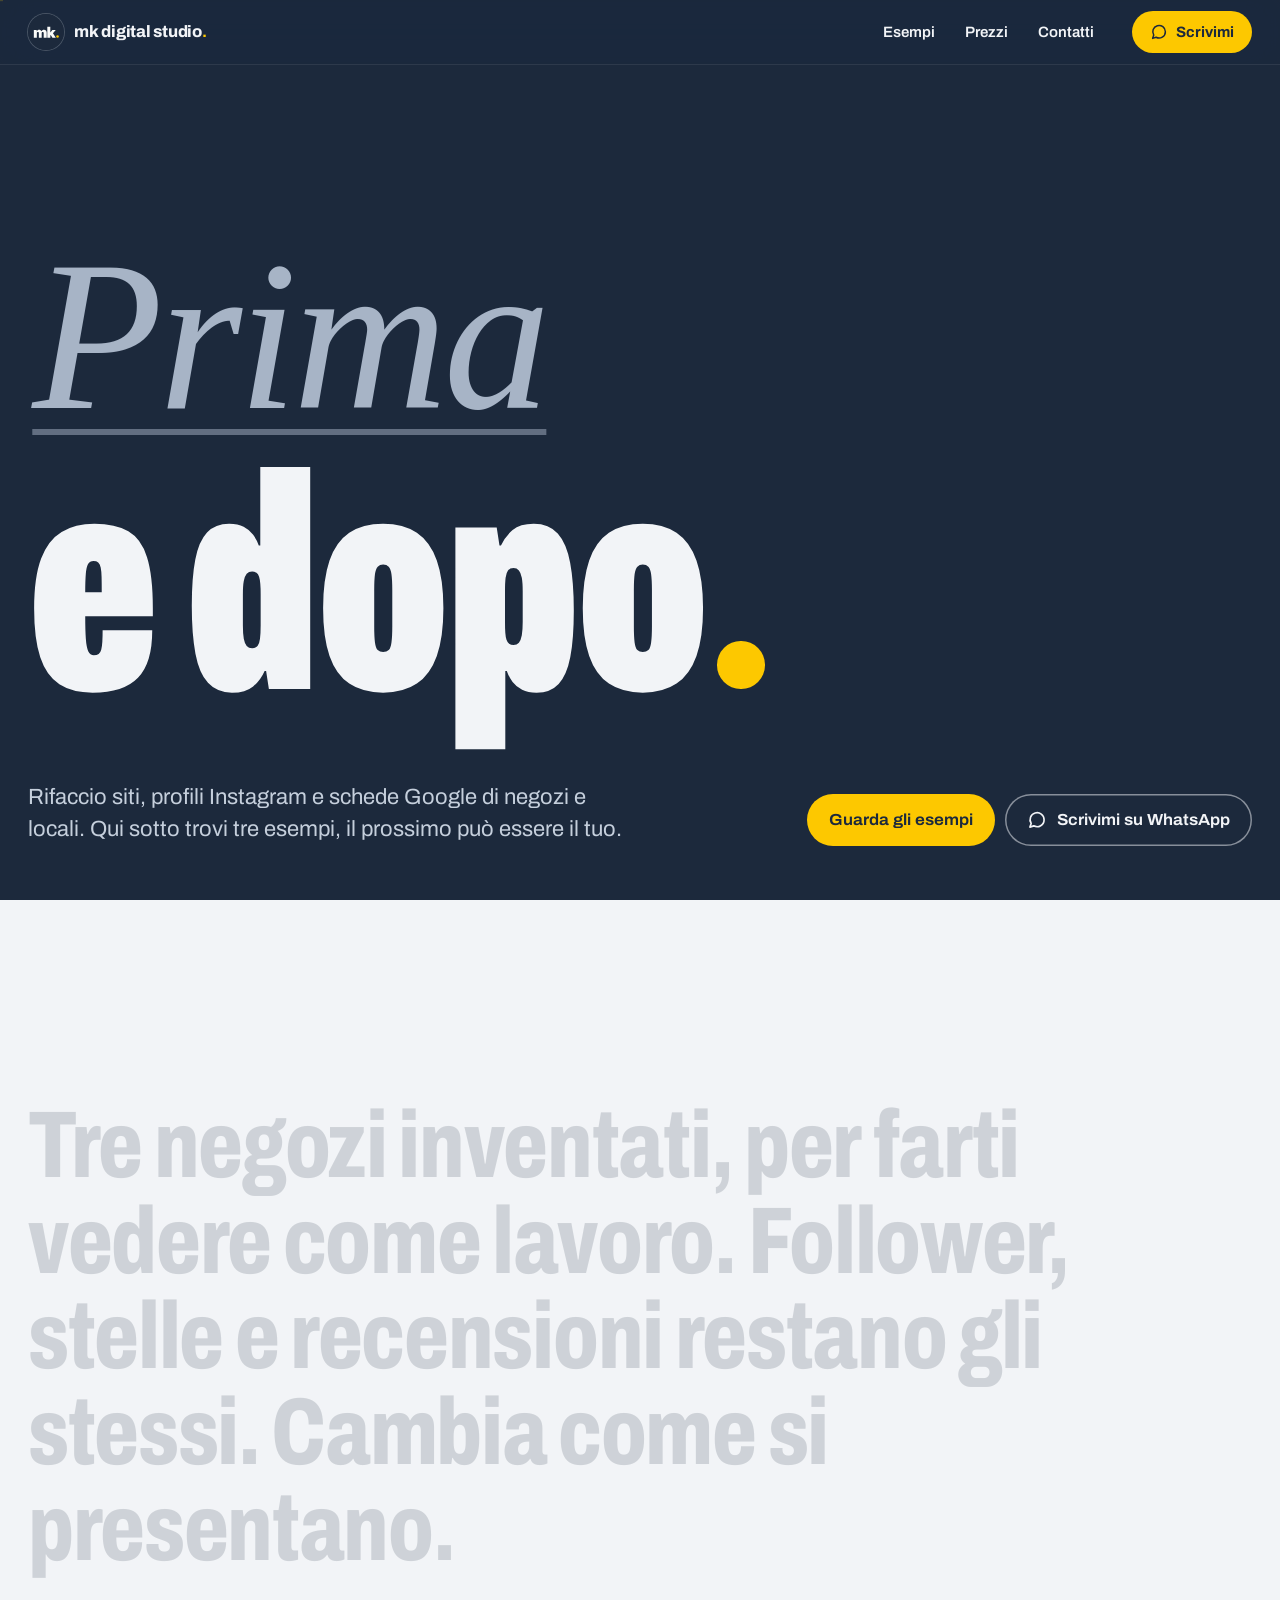
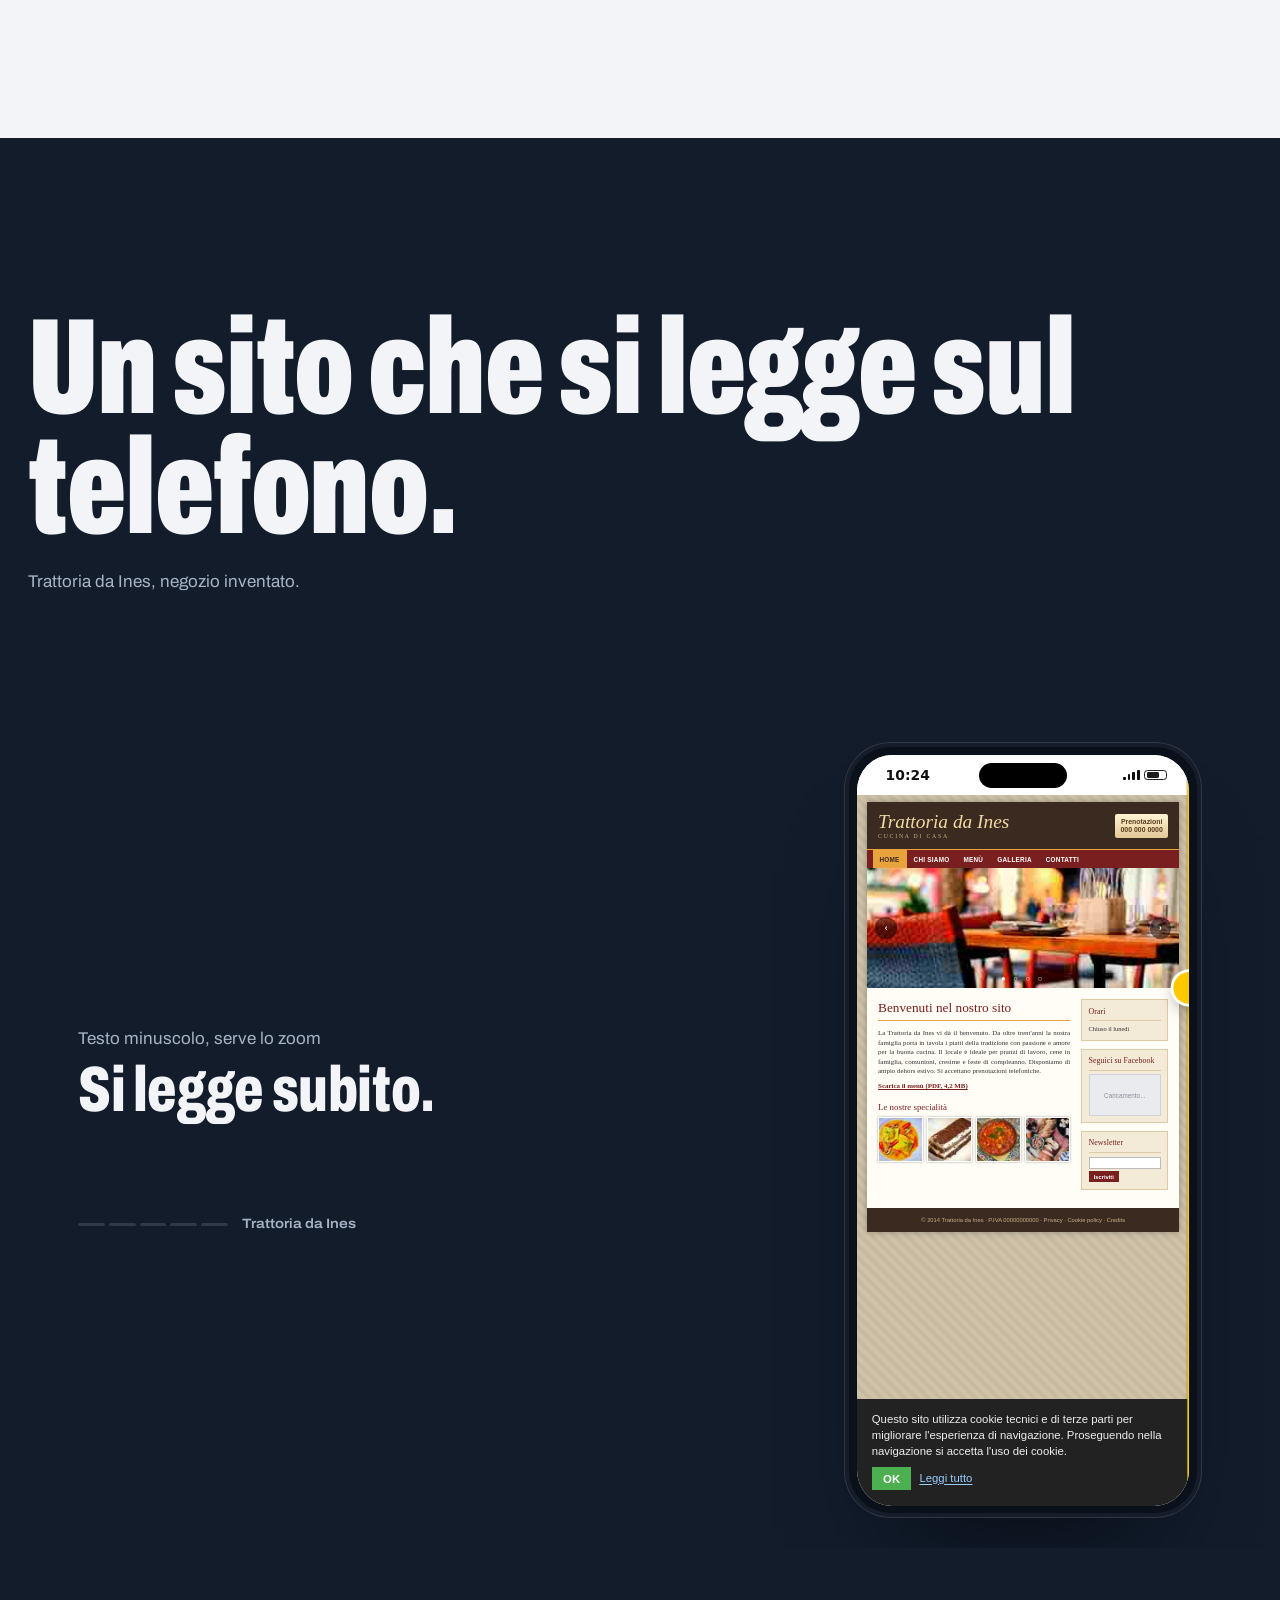
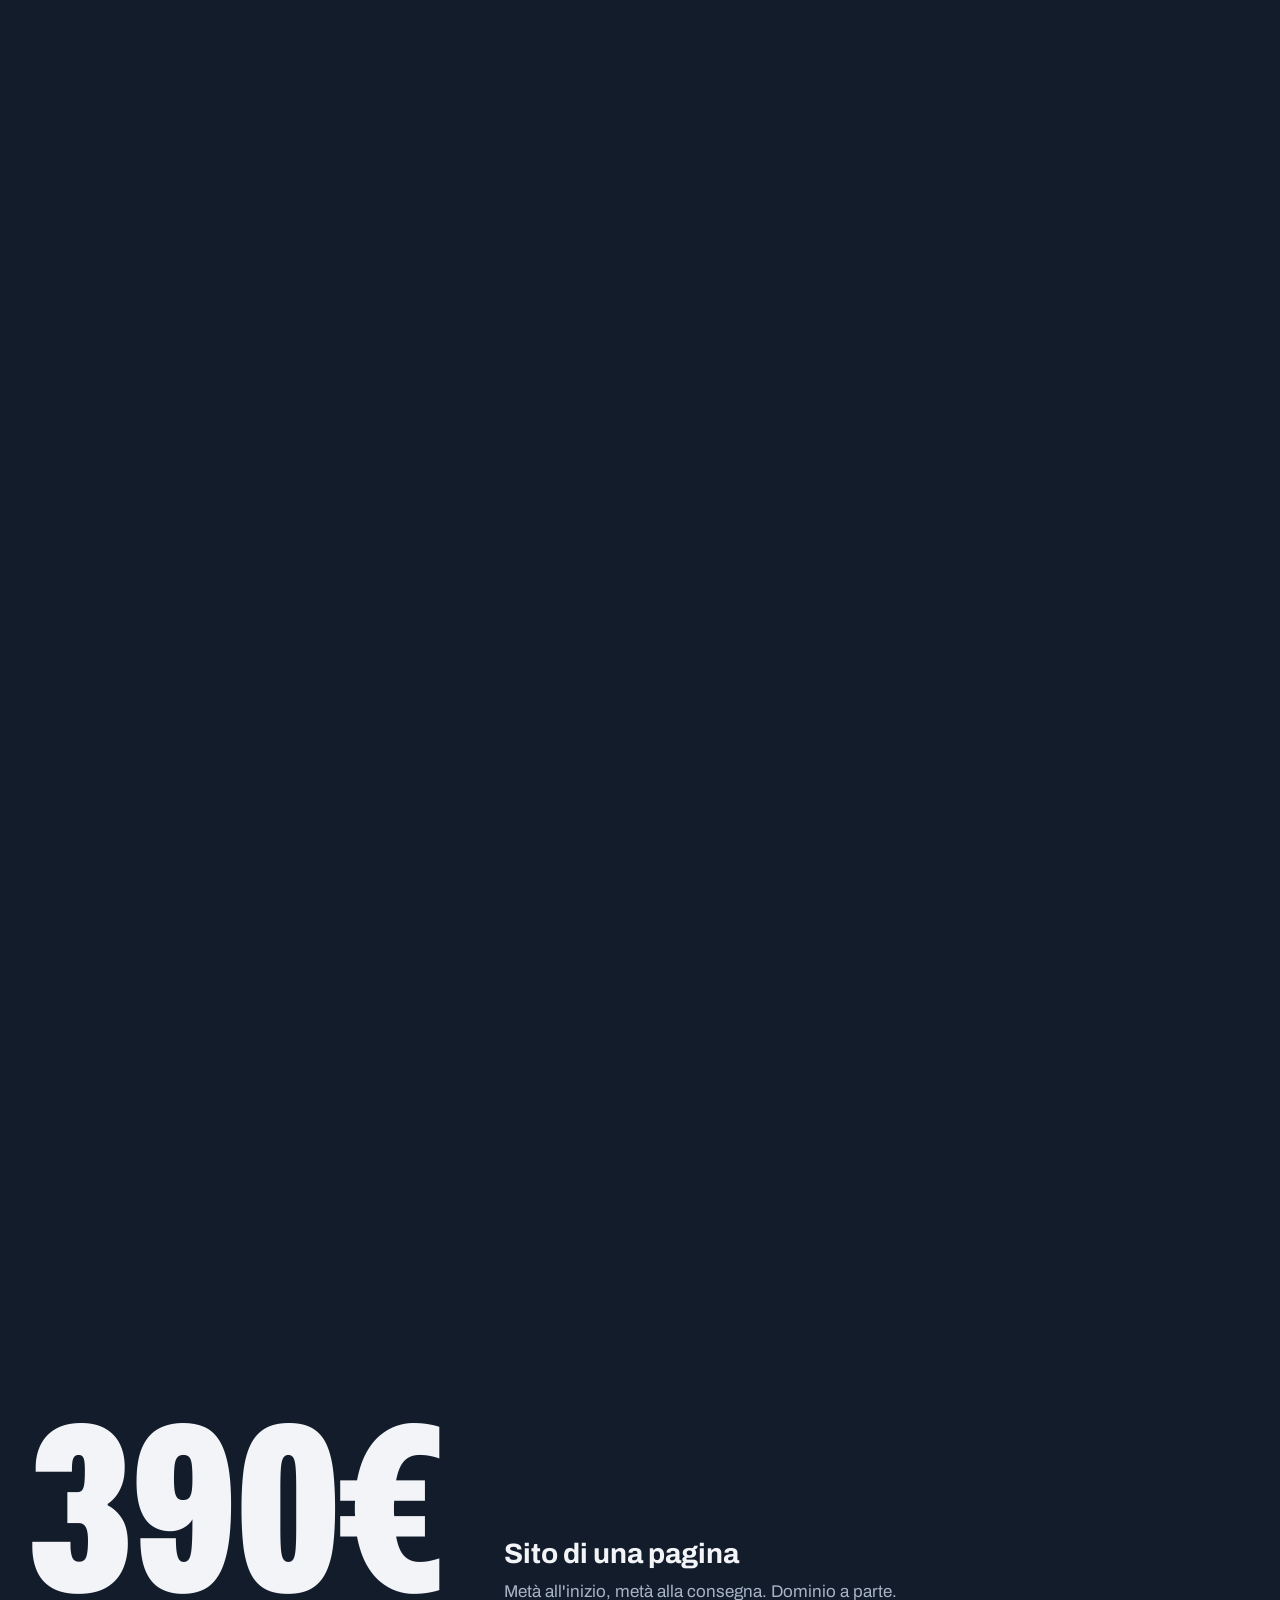
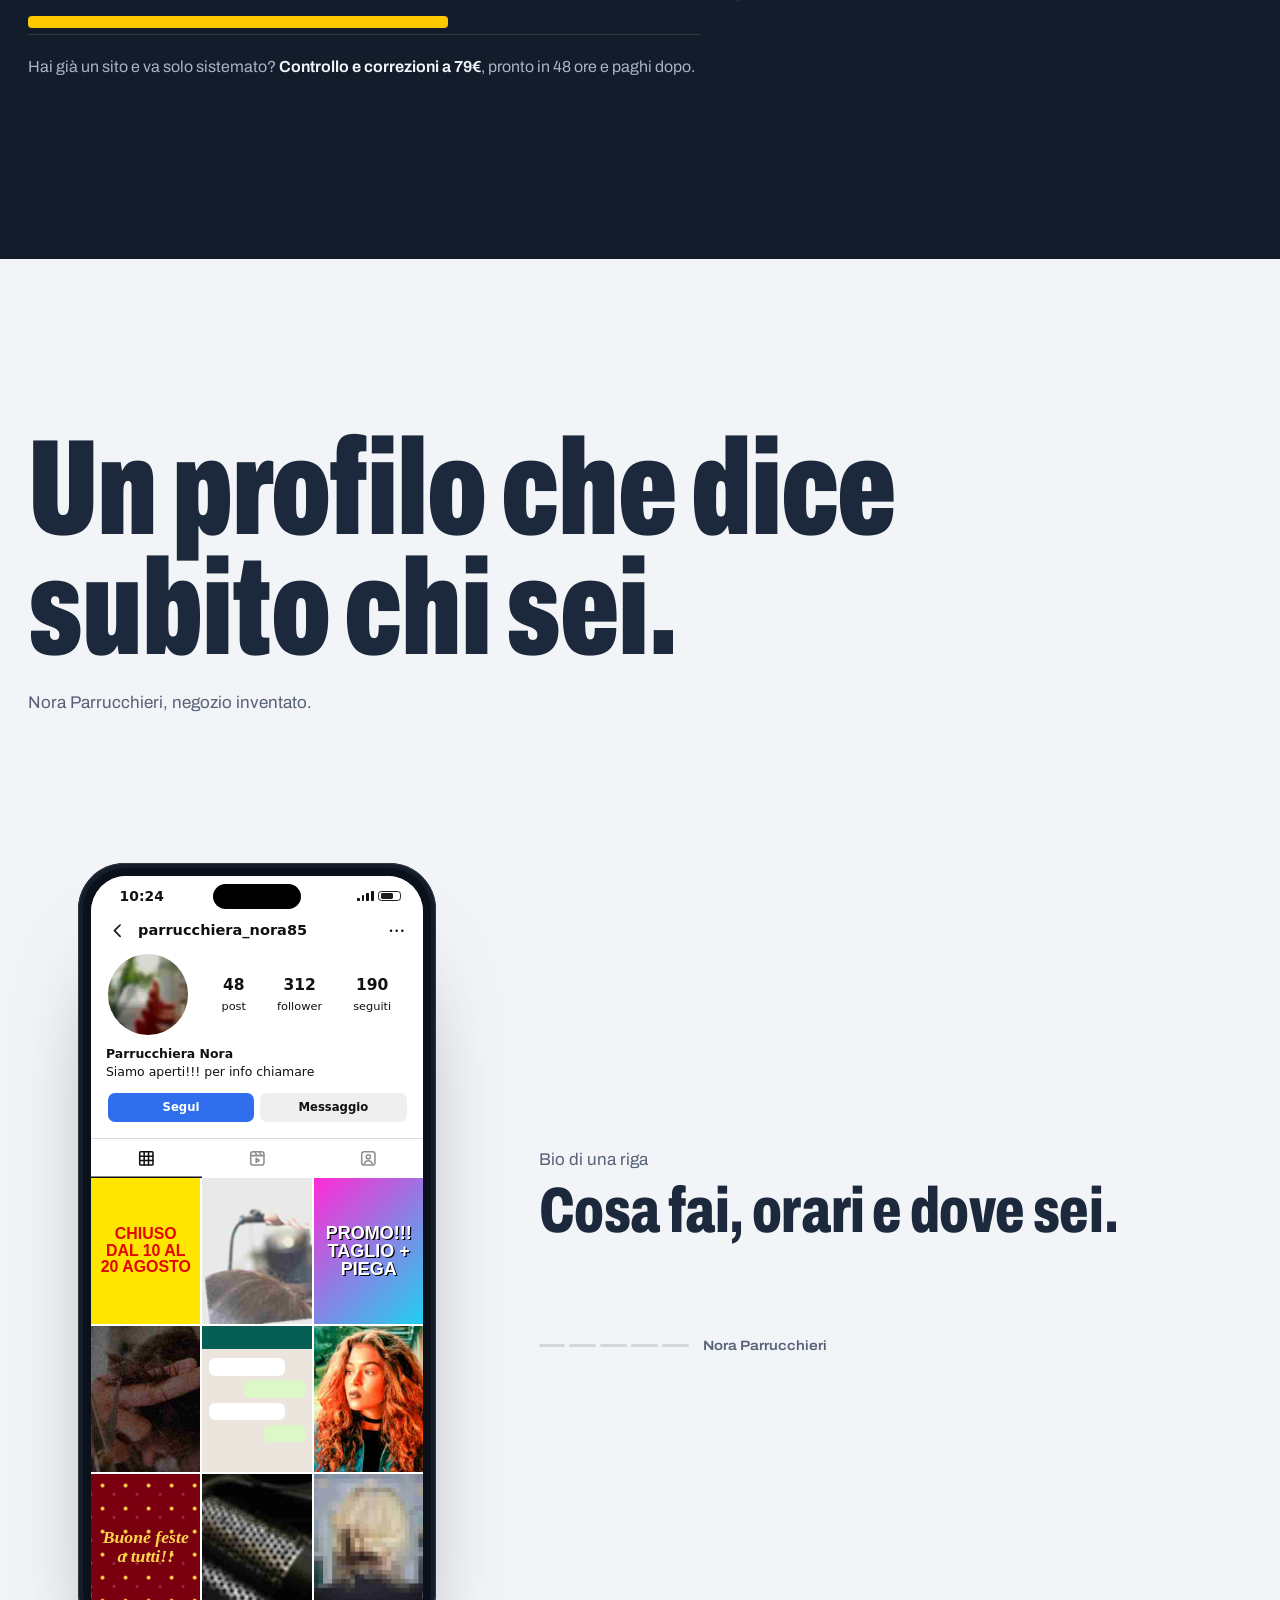
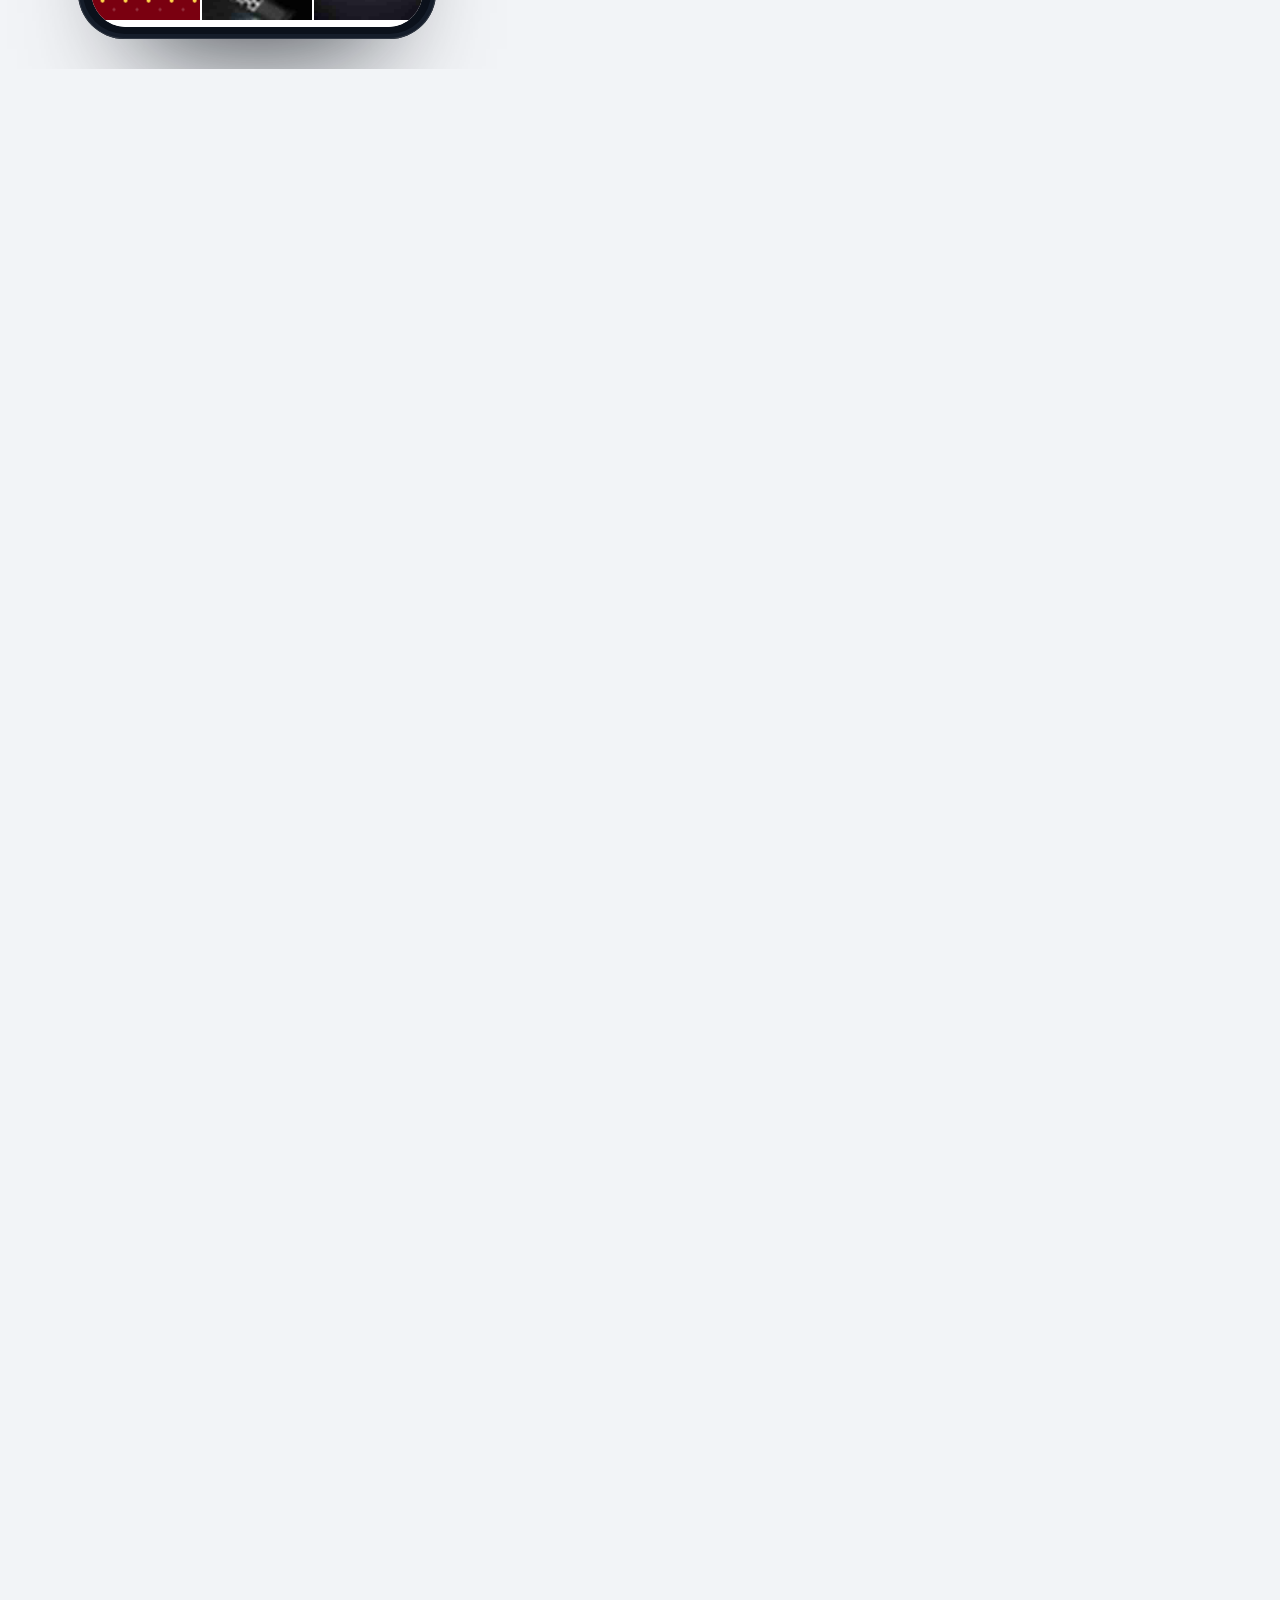
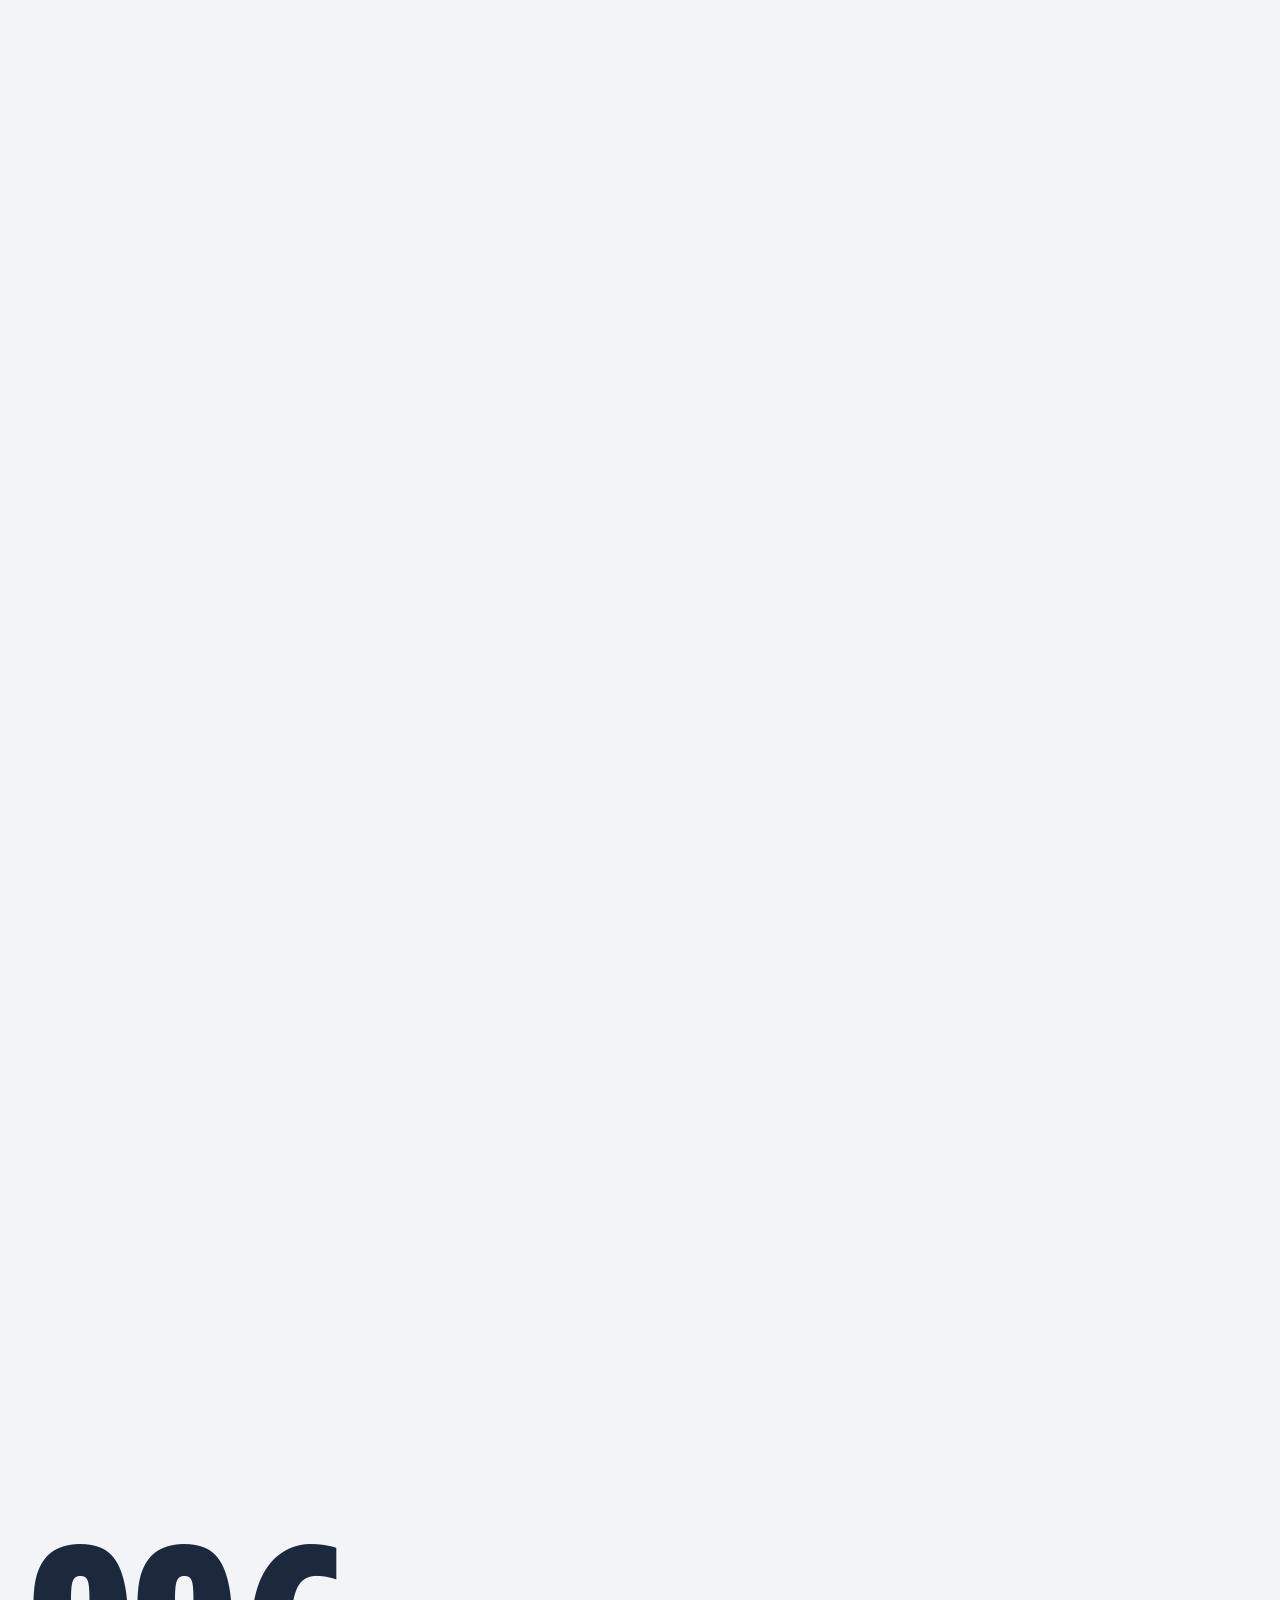
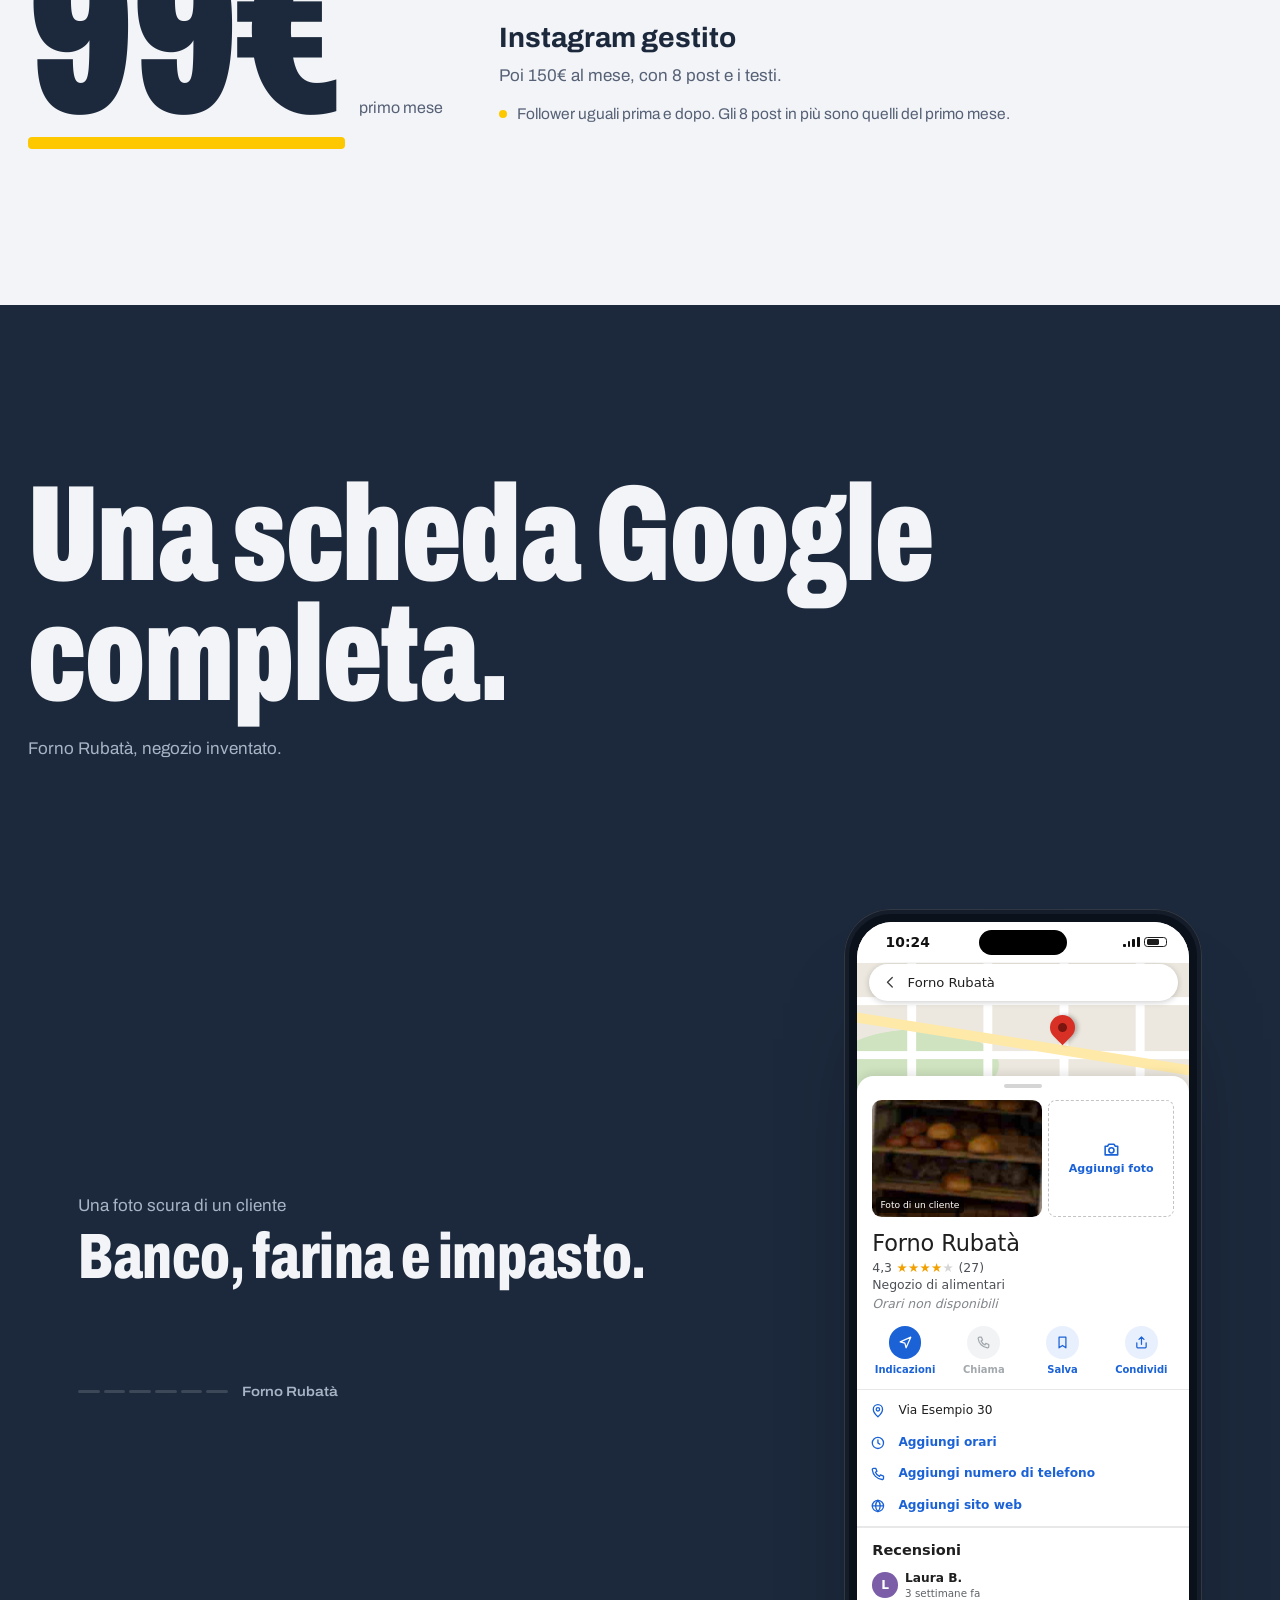
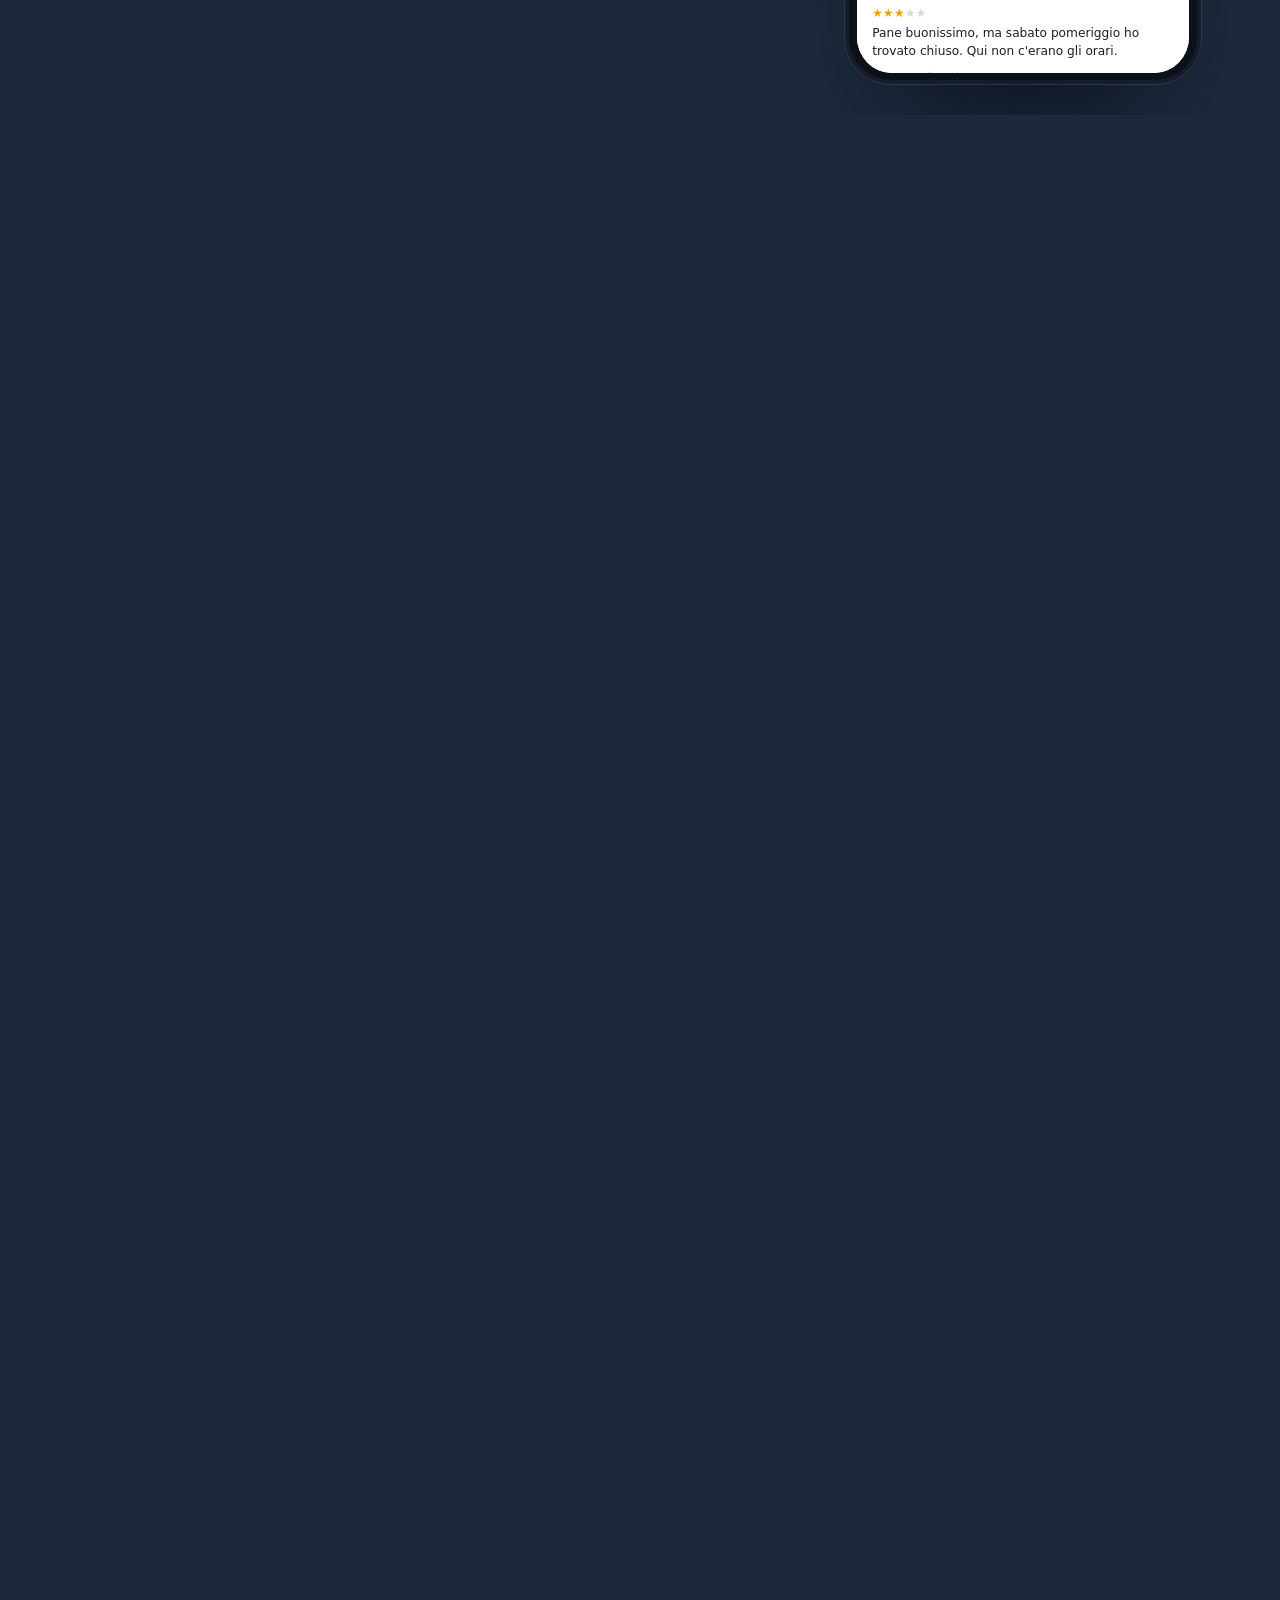
<file: index.html>
<!doctype html>
<html lang="it">
<head>
<meta charset="utf-8">
<meta name="viewport" content="width=device-width, initial-scale=1, viewport-fit=cover">
<title>Prima e dopo | mk digital studio</title>
<meta name="description" content="Siti, profili Instagram e schede Google per negozi e locali. Tre esempi prima e dopo, su negozi inventati.">
<meta name="robots" content="noindex">
<meta name="theme-color" content="#1c293c">
<link rel="canonical" href="https://maicol1623.github.io/portfolio/">
<meta property="og:type" content="website">
<meta property="og:url" content="https://maicol1623.github.io/portfolio/">
<meta property="og:title" content="Prima e dopo | mk digital studio">
<meta property="og:description" content="Tre esempi su negozi inventati: un sito, un profilo Instagram e una scheda Google.">
<meta property="og:image" content="https://maicol1623.github.io/portfolio/og.jpg?v=2">
<meta property="og:image:width" content="1200">
<meta property="og:image:height" content="630">
<meta property="og:image:alt" content="Prima e dopo, mk digital studio">
<meta property="og:locale" content="it_IT">
<meta name="twitter:card" content="summary_large_image">
<link rel="icon" href="favicon.svg" type="image/svg+xml">
<link rel="apple-touch-icon" href="apple-touch-icon.png">
<link rel="preload" href="assets/fonts/archivo.woff2" as="font" type="font/woff2" crossorigin>
<script>(function(h){var rm=window.matchMedia&&matchMedia('(prefers-reduced-motion: reduce)').matches;h.className+=rm?' js':' js motion intro';setTimeout(function(){if(!window.mkReady){h.classList.remove('motion','intro');}},3500);})(document.documentElement);</script>
<link rel="stylesheet" href="assets/css/site.css?v=3">
<link rel="stylesheet" href="assets/css/mock.css?v=2">
<script defer src="assets/vendor/gsap.min.js"></script>
<script defer src="assets/vendor/ScrollTrigger.min.js"></script>
<script defer src="assets/vendor/SplitText.min.js"></script>
<script defer src="assets/vendor/lenis.min.js"></script>
<script defer src="assets/js/main.js?v=3"></script>
</head>
<body>
<a class="skip" href="#contatti">Vai ai contatti</a>
<svg width="0" height="0" style="position:absolute" aria-hidden="true" focusable="false">
  <symbol id="i-nav" viewBox="0 0 24 24"><path d="M3.5 11 20.5 3.5 13 20.5l-2-7.5z"/></symbol>
  <symbol id="i-phone" viewBox="0 0 24 24"><path d="M5.5 3.5h3.2l1.8 4.6-2.3 1.5a11 11 0 0 0 6.2 6.2l1.5-2.3 4.6 1.8v3.2a2 2 0 0 1-2.2 2A16.5 16.5 0 0 1 3.5 5.7a2 2 0 0 1 2-2.2z"/></symbol>
  <symbol id="i-chat" viewBox="0 0 24 24"><path d="M20.5 11.6a8.4 8.4 0 0 1-12.4 7.4L3.5 20.5l1.5-4.4a8.4 8.4 0 1 1 15.5-4.5z"/></symbol>
  <symbol id="i-save" viewBox="0 0 24 24"><path d="M6.5 3.5h11v17l-5.5-3.8-5.5 3.8z"/></symbol>
  <symbol id="i-share" viewBox="0 0 24 24"><path d="M4.5 12.5v6.5a1.5 1.5 0 0 0 1.5 1.5h12a1.5 1.5 0 0 0 1.5-1.5v-6.5M16 7l-4-4-4 4M12 3v12"/></symbol>
  <symbol id="i-pin" viewBox="0 0 24 24"><path d="M12 21s-7-6.1-7-11.4a7 7 0 0 1 14 0C19 14.9 12 21 12 21z"/><circle cx="12" cy="9.6" r="2.6"/></symbol>
  <symbol id="i-clock" viewBox="0 0 24 24"><circle cx="12" cy="12" r="8.5"/><path d="M12 7.5V12l3 2"/></symbol>
  <symbol id="i-globe" viewBox="0 0 24 24"><circle cx="12" cy="12" r="8.5"/><path d="M3.5 12h17M12 3.5c2.4 2.6 3.5 5.4 3.5 8.5s-1.1 5.9-3.5 8.5c-2.4-2.6-3.5-5.4-3.5-8.5s1.1-5.9 3.5-8.5z"/></symbol>
  <symbol id="i-grid" viewBox="0 0 24 24"><rect x="3.5" y="3.5" width="17" height="17" rx="1"/><path d="M3.5 9.2h17M3.5 14.8h17M9.2 3.5v17M14.8 3.5v17"/></symbol>
  <symbol id="i-reel" viewBox="0 0 24 24"><rect x="3.5" y="3.5" width="17" height="17" rx="3"/><path d="M3.5 8.5h17M9 3.5l2.5 5M14.5 3.5l2.5 5M10.5 12v5l4-2.5z"/></symbol>
  <symbol id="i-tag" viewBox="0 0 24 24"><rect x="3.5" y="3.5" width="17" height="17" rx="3"/><circle cx="12" cy="10" r="2.7"/><path d="M7 18.5c1-2.3 2.8-3.5 5-3.5s4 1.2 5 3.5"/></symbol>
  <symbol id="i-back" viewBox="0 0 24 24"><path d="M15 5l-7 7 7 7"/></symbol>
  <symbol id="i-dots" viewBox="0 0 24 24"><path d="M5 12h.01M12 12h.01M19 12h.01" stroke-width="3.2"/></symbol>
  <symbol id="i-camera" viewBox="0 0 24 24"><path d="M4 8h3l1.6-2.5h6.8L17 8h3v11H4z"/><circle cx="12" cy="13.2" r="3.3"/></symbol>
  <symbol id="i-arrows" viewBox="0 0 24 24"><path d="M9 6.5 3.8 12 9 17.5M15 6.5l5.2 5.5-5.2 5.5"/></symbol>
  <symbol id="i-copy" viewBox="0 0 24 24"><rect x="8.5" y="8.5" width="12" height="12" rx="2"/><path d="M15.5 8.5V5a1.5 1.5 0 0 0-1.5-1.5H5A1.5 1.5 0 0 0 3.5 5v9A1.5 1.5 0 0 0 5 15.5h3.5"/></symbol>
  <symbol id="i-link" viewBox="0 0 24 24"><path d="M10 14a4 4 0 0 0 5.7 0l3.1-3.1a4 4 0 0 0-5.7-5.7l-1.2 1.2M14 10a4 4 0 0 0-5.7 0l-3.1 3.1a4 4 0 0 0 5.7 5.7l1.2-1.2"/></symbol>
  <symbol id="i-drop" viewBox="0 0 24 24"><path d="M12 3.8c3.1 4 5.6 7.1 5.6 10.1a5.6 5.6 0 0 1-11.2 0c0-3 2.5-6.1 5.6-10.1z"/></symbol>
  <symbol id="i-scissors" viewBox="0 0 24 24"><circle cx="6.2" cy="7" r="2.6"/><circle cx="6.2" cy="17" r="2.6"/><path d="M8.4 8.4 19.5 16.8M8.4 15.6 19.5 7.2"/></symbol>
  <symbol id="i-spark" viewBox="0 0 24 24"><path d="M12 3.5l1.9 5.3 5.3 1.9-5.3 1.9L12 17.9l-1.9-5.3-5.3-1.9 5.3-1.9z"/></symbol>
</svg>
<div class="progress" aria-hidden="true"><b></b></div>

<header class="nav" data-nav="dark">
  <a class="brand" href="#top" aria-label="mk digital studio, torna all'inizio"><svg viewBox="0 0 1080 1080" aria-hidden="true"><circle cx="540" cy="540" r="540" fill="#1c293c"/><path fill="#fbfbf9" d="M175.3 713.9H265.1V577.8C265.1 556.2 276.8 542.7 295 542.7C313.7 542.7 325.3 556.2 325.3 577.8V713.9H410.7V577.8C410.7 556.2 422.4 542.7 440.3 542.7C459 542.7 470.9 556.2 470.9 577.8V713.9H560.7V555.3C560.7 504.3 527.9 471.3 480.3 471.3C446.8 471.3 415.4 487.7 403.5 520.7C394.1 487.5 366 471.3 334.8 471.3C303.3 471.3 274.8 487.5 261.5 523.2V476.7H175.3ZM579.4 713.9H669.2V648.1L682.2 631.9L732.5 713.9H834.5L748.3 580.9L831.8 476.7H730.3L670.1 554H669.2V379.2H579.4Z"/><circle cx="886" cy="675.9" r="38" fill="#fdc800"/></svg><span>mk digital studio<b>.</b></span></a>
  <nav class="links" aria-label="Sezioni">
    <a href="#esempi">Esempi</a>
    <a href="#prezzi">Prezzi</a>
    <a href="#contatti">Contatti</a>
  </nav>
  <a class="nav-cta" href="https://wa.me/393715399463?text=Ciao%20Maicol%2C%20ho%20visto%20i%20tuoi%20esempi%20prima%20e%20dopo.%20Mi%20prepari%20la%20prova%20gratis%20per%20il%20mio%20negozio%3F" target="_blank" rel="noopener"><svg class="i" aria-hidden="true"><use href="#i-chat"/></svg>Scrivimi</a>
</header>

<main>
<section class="hero" id="top" data-theme="dark" aria-labelledby="h-top">
  <div class="hero-old" aria-hidden="true">
    <div class="ho-page">
      <div class="ho-bar"><div class="ho-logo">MK Digital Studio</div><div class="ho-tag">Siti Internet · Grafica · Web</div></div>
      <div class="ho-nav"><u>Home</u> | <u>Chi siamo</u> | <u>Servizi</u> | <u>Lavori</u> | <u>Contatti</u></div>
      <div class="ho-main">
        <p class="ho-h">Benvenuti nel nostro sito!!!</p>
        <p class="ho-p">Realizzazione siti internet professionali a prezzi modici. Per maggiori informazioni clicca <u>QUI</u>.</p>
        <div class="ho-uc"><span>SITO IN COSTRUZIONE</span></div>
        <div class="ho-count">Visitatori: <b>00437</b></div>
        <p class="ho-mail">Per informazioni scrivi al <u>webmaster</u></p>
      </div>
      <div class="ho-foot">Ultimo aggiornamento: 12/03/2011 · Ottimizzato per Internet Explorer 8 a 1024x768</div>
    </div>
  </div>
  <div class="hero-new">
    <h1 id="h-top"><span class="h1-old">Prima</span> <span class="h1-new">e dopo<i class="h1-dot" aria-hidden="true"></i></span></h1>
    <div class="hero-foot">
      <p class="lede">Rifaccio siti, profili Instagram e schede Google di negozi e locali. Qui sotto trovi tre esempi, il prossimo può essere il tuo.</p>
      <div class="actions">
        <a class="btn btn-y" href="#esempi">Guarda gli esempi</a>
        <a class="btn btn-o" href="https://wa.me/393715399463?text=Ciao%20Maicol%2C%20ho%20visto%20i%20tuoi%20esempi%20prima%20e%20dopo.%20Mi%20prepari%20la%20prova%20gratis%20per%20il%20mio%20negozio%3F" target="_blank" rel="noopener"><svg class="i" aria-hidden="true"><use href="#i-chat"/></svg>Scrivimi su WhatsApp</a>
      </div>
    </div>
  </div>
  <div class="hero-wipe" aria-hidden="true"><i></i><b></b></div>
</section>

<section class="manifesto" id="esempi" data-theme="light" aria-label="Gli esempi">
  <div class="wrap"><p>Tre negozi inventati, per farti vedere come lavoro. Follower, stelle e recensioni restano gli stessi. Cambia come si presentano.</p></div>
</section>

<!-- ============ SITO ============ -->
<section class="case" id="sito" data-scene="sito" data-theme="abyss" aria-labelledby="h-sito">
  <div class="case-head wrap">
    <h2 id="h-sito">Un sito che si legge sul telefono.</h2>
    <p class="case-sub">Trattoria da Ines, negozio inventato.</p>
  </div>
  <div class="stage">
    <div class="stage-in">
      <div class="text-col">
        <div class="meta" aria-hidden="true"><span class="segs"><i><b></b></i><i><b></b></i><i><b></b></i><i><b></b></i><i><b></b></i></span><span>Trattoria da Ines</span></div>
        <ul class="caps" aria-label="Cosa cambia nel sito">
          <li><span class="was"><span class="sr">Prima: </span>Testo minuscolo, serve lo zoom<i class="strike"></i></span><span class="now"><span class="sr">Dopo: </span>Si legge subito.</span></li>
          <li><span class="was"><span class="sr">Prima: </span>Orari da cercare<i class="strike"></i></span><span class="now"><span class="sr">Dopo: </span>Aperto o chiuso, si vede in alto.</span></li>
          <li><span class="was"><span class="sr">Prima: </span>Numero dentro un'immagine<i class="strike"></i></span><span class="now"><span class="sr">Dopo: </span>Prenoti con un tocco.</span></li>
          <li><span class="was"><span class="sr">Prima: </span>Menù in PDF da scaricare<i class="strike"></i></span><span class="now"><span class="sr">Dopo: </span>Il menù del giorno, in pagina.</span></li>
          <li><span class="was"><span class="sr">Prima: </span>Foto piccole e scure<i class="strike"></i></span><span class="now"><span class="sr">Dopo: </span>Piatti grandi e luminosi.</span></li>
        </ul>
      </div>
      <div class="device-col">
        <div class="toggle" role="group" aria-label="Mostra il sito"><button type="button" data-v="b" aria-pressed="false">Prima</button><button type="button" data-v="a" aria-pressed="true">Dopo</button></div>
        <div class="device">
          <div class="screen">
            <p class="sr">Prima: il vecchio sito da computer, sul telefono si vede piccolissimo, con il menù in PDF e il numero di telefono dentro un'immagine. Dopo: un sito pensato per il telefono, con foto grandi, orari di oggi, tasti per prenotare, scrivere su WhatsApp e avere le indicazioni, e il menù del giorno con i prezzi.</p>
            <div class="layer before to" aria-hidden="true">
              <div class="sb dk"><span>10:24</span><span class="sbi"><i class="sig"><i></i><i></i><i></i><i></i></i><i class="bat"></i></span></div>
              <div class="to-page">
                <div class="to-head">
                  <div class="to-logo">Trattoria da Ines<small>cucina di casa</small></div>
                  <div class="to-tel">Prenotazioni<br>000 000 0000</div>
                </div>
                <div class="to-nav"><span class="on">Home</span><span>Chi siamo</span><span>Menù</span><span>Galleria</span><span>Contatti</span></div>
                <div class="to-slider"><img src="assets/img/o-slide.jpg" alt=""><span class="arr l">‹</span><span class="arr r">›</span><span class="dots">● ○ ○ ○</span></div>
                <div class="to-cols">
                  <div class="to-main">
                    <h4>Benvenuti nel nostro sito</h4>
                    <p>La Trattoria da Ines vi dà il benvenuto. Da oltre trent'anni la nostra famiglia porta in tavola i piatti della tradizione con passione e amore per la buona cucina. Il locale è ideale per pranzi di lavoro, cene in famiglia, comunioni, cresime e feste di compleanno. Disponiamo di ampio dehors estivo. Si accettano prenotazioni telefoniche.</p>
                    <p><a>Scarica il menù (PDF, 4,2 MB)</a></p>
                    <h5>Le nostre specialità</h5>
                    <div class="to-gal"><img src="assets/img/o-1.jpg" alt=""><img src="assets/img/o-2.jpg" alt=""><img src="assets/img/o-3.jpg" alt=""><img src="assets/img/o-4.jpg" alt=""></div>
                  </div>
                  <div class="to-side">
                    <div class="to-w"><b>Orari</b>Chiuso il lunedì</div>
                    <div class="to-w"><b>Seguici su Facebook</b><span class="to-fb">Caricamento...</span></div>
                    <div class="to-w"><b>Newsletter</b><span class="to-inp"></span><span class="to-btn">Iscriviti</span></div>
                  </div>
                </div>
                <div class="to-foot">© 2014 Trattoria da Ines · P.IVA 00000000000 · Privacy · Cookie policy · Credits</div>
              </div>
              <div class="to-cookie">Questo sito utilizza cookie tecnici e di terze parti per migliorare l'esperienza di navigazione. Proseguendo nella navigazione si accetta l'uso dei cookie.<br><span class="ok">OK</span><u>Leggi tutto</u></div>
            </div>
            <div class="layer after tn" aria-hidden="true">
              <div class="tn-top">
                <div class="fixhead"><div class="sb lt"><span>10:24</span><span class="sbi"><i class="sig"><i></i><i></i><i></i><i></i></i><i class="bat"></i></span></div></div>
                <div class="tn-nav"><span class="tn-mark">da Ines</span><span class="tn-burger"><i></i><i></i></span></div>
                <div class="tn-hero">
                  <p class="tn-kick">Trattoria di famiglia, dal 1989</p>
                  <div class="tn-h">Pasta tirata a mano, ogni mattina.</div>
                </div>
              </div>
              <div class="tn-pic">
                <img src="assets/img/t-hero.jpg" alt="">
                <span class="tn-badge"><svg viewBox="0 0 100 100"><defs><path id="tn-c" d="M50 50m-37 0a37 37 0 1 1 74 0a37 37 0 1 1-74 0"/></defs><text><textPath href="#tn-c">aperto oggi · pranzo e cena · aperto oggi · </textPath></text></svg><b></b></span>
              </div>
              <div class="tn-acts">
                <span class="pri"><svg class="i"><use href="#i-phone"/></svg>Prenota<i class="tap"></i></span>
                <span><svg class="i"><use href="#i-chat"/></svg>WhatsApp</span>
                <span><svg class="i"><use href="#i-nav"/></svg>Arrivare</span>
              </div>
              <div class="tn-sec">
                <div class="tn-sh"><h4>Il menù di oggi</h4><span>Giovedì, pranzo</span></div>
                <figure class="tn-feat"><img src="assets/img/t-ravioli.jpg" alt="" loading="lazy"><figcaption><span><b>Ravioli ai funghi</b><small>Il piatto del giorno</small></span><em>13</em></figcaption></figure>
                <dl class="tn-list">
                  <dt>Antipasti</dt>
                  <dd><span>Vitello tonnato</span><i></i><em>11</em></dd>
                  <dd><span>Battuta al coltello</span><i></i><em>12</em></dd>
                  <dt>Primi</dt>
                  <dd><span>Tagliatelle ai funghi</span><i></i><em>12</em></dd>
                  <dd><span>Gnocchi al pomodoro</span><i></i><em>11</em></dd>
                  <dt>Dolci</dt>
                  <dd><span>Bonet</span><i></i><em>6</em></dd>
                  <dd><span>Tiramisù</span><i></i><em>6</em></dd>
                </dl>
                <div class="tn-btn">Tutto il menù</div>
              </div>
              <div class="tn-strip-h"><b>Dalla cucina</b><span>Scorri</span></div>
              <div class="tn-strip">
                <figure><img src="assets/img/t-tagliatelle.jpg" alt="" loading="lazy"><figcaption>Tagliatelle ai funghi</figcaption></figure>
                <figure><img src="assets/img/t-gnocchi.jpg" alt="" loading="lazy"><figcaption>Gnocchi al pomodoro</figcaption></figure>
                <figure><img src="assets/img/t-tiramisu.jpg" alt="" loading="lazy"><figcaption>Tiramisù</figcaption></figure>
              </div>
              <blockquote class="tn-quote"><p>«Il ragù cuoce quattro ore, come una volta.»</p><cite>Ines, in cucina dal 1989</cite></blockquote>
              <div class="tn-dehors"><img src="assets/img/t-dehors.jpg" alt="" loading="lazy"><p>D'estate si mangia fuori.</p></div>
              <div class="tn-sec">
                <div class="tn-sh"><h4>Dove siamo</h4></div>
                <div class="tn-map"><i class="tn-pin"></i></div>
                <div class="tn-addr"><b>Via Esempio 12</b><span>Tram e bus a due minuti</span></div>
                <table class="tn-hours"><tr><th>Martedì-domenica</th><td>12-14:30, 19:30-22:30</td></tr><tr><th>Lunedì</th><td>Chiuso</td></tr></table>
              </div>
              <div class="tn-foot"><span class="tn-mark">da Ines</span><small>Trattoria di famiglia</small></div>
            </div>
            <div class="wipe" aria-hidden="true"><b></b></div>
            <i class="island" aria-hidden="true"></i>
          </div>
        </div>
      </div>
    </div>
  </div>
  <div class="deal wrap">
    <p class="deal-price"><strong>390€<i class="bar" aria-hidden="true"></i></strong></p>
    <div class="deal-txt"><b>Sito di una pagina</b><span>Metà all'inizio, metà alla consegna. Dominio a parte.</span></div>
    <p class="deal-alt">Hai già un sito e va solo sistemato? <b>Controllo e correzioni a 79€</b>, pronto in 48 ore e paghi dopo.</p>
  </div>
</section>

<!-- ============ INSTAGRAM ============ -->
<section class="case flipside" id="instagram" data-scene="instagram" data-theme="light" aria-labelledby="h-ig">
  <div class="case-head wrap">
    <h2 id="h-ig">Un profilo che dice subito chi sei.</h2>
    <p class="case-sub">Nora Parrucchieri, negozio inventato.</p>
  </div>
  <div class="stage">
    <div class="stage-in">
      <div class="text-col">
        <div class="meta" aria-hidden="true"><span class="segs"><i><b></b></i><i><b></b></i><i><b></b></i><i><b></b></i><i><b></b></i></span><span>Nora Parrucchieri</span></div>
        <ul class="caps" aria-label="Cosa cambia nel profilo Instagram">
          <li><span class="was"><span class="sr">Prima: </span>Bio di una riga<i class="strike"></i></span><span class="now"><span class="sr">Dopo: </span>Cosa fai, orari e dove sei.</span></li>
          <li><span class="was"><span class="sr">Prima: </span>Nessun modo di prenotare<i class="strike"></i></span><span class="now"><span class="sr">Dopo: </span>Si prenota da qui, su WhatsApp.</span></li>
          <li><span class="was"><span class="sr">Prima: </span>Niente storie in evidenza<i class="strike"></i></span><span class="now"><span class="sr">Dopo: </span>Prezzi, colore, tagli e sposa.</span></li>
          <li><span class="was"><span class="sr">Prima: </span>Foto storte, filtri diversi<i class="strike"></i></span><span class="now"><span class="sr">Dopo: </span>Foto luminose, stessi toni.</span></li>
          <li><span class="was"><span class="sr">Prima: </span>Post quando capita<i class="strike"></i></span><span class="now"><span class="sr">Dopo: </span>8 post al mese, testi compresi.</span></li>
        </ul>
      </div>
      <div class="device-col">
        <div class="toggle" role="group" aria-label="Mostra il profilo Instagram"><button type="button" data-v="b" aria-pressed="false">Prima</button><button type="button" data-v="a" aria-pressed="true">Dopo</button></div>
        <div class="device">
          <div class="screen">
            <p class="sr">Prima: profilo con foto sfocata, bio di una riga, nessuna storia in evidenza e una griglia di foto scure, storte e cartelli scritti ognuno in modo diverso. Dopo: logo, bio con cosa fa, orari e come prenotare, tasto Prenota, storie in evidenza e una griglia ordinata con foto luminose e post grafici negli stessi colori. Follower uguali prima e dopo.</p>
            <div class="layer ig" aria-hidden="true">
              <div class="fixhead">
                <div class="sb dk"><span>10:24</span><span class="sbi"><i class="sig"><i></i><i></i><i></i><i></i></i><i class="bat"></i></span></div>
                <div class="ig-top"><svg class="i"><use href="#i-back"/></svg><span class="h"><span class="sw-t g-handle"><span class="b">parrucchiera_nora85</span><span class="a">nora.parrucchieri</span></span></span><svg class="i"><use href="#i-dots"/></svg></div>
              </div>
              <div class="ig-head">
                <span class="ig-avs"><img class="ig-av b" src="assets/img/sb-avatar.jpg" alt=""><span class="ig-av mono a"><span>N</span></span></span>
                <div class="ig-stats"><div><b class="cnt" data-b="48" data-a="56">56</b><span>post</span></div><div><b>312</b><span>follower</span></div><div><b>190</b><span>seguiti</span></div></div>
              </div>
              <div class="sw g-bio">
                <div class="ig-bio b"><b>Parrucchiera Nora</b><p>Siamo aperti!!! per info chiamare</p></div>
                <div class="ig-bio a"><b>Nora Parrucchieri</b><span class="cat">Parrucchiere</span><p>Taglio, colore e piega donna<br>Mar-sab 9-19, giovedì fino alle 21<br>Via Esempio 7</p><span class="lnk"><svg class="i"><use href="#i-link"/></svg>Prenota su WhatsApp</span></div>
              </div>
              <div class="ig-btns"><span class="p">Segui</span><span>Messaggio</span><span class="gx g-book">Prenota<i class="tap"></i></span></div>
              <div class="gw g-hl">
                <div class="ig-hl">
                  <div><span class="c"><b class="eu">€</b></span>Prezzi</div>
                  <div><span class="c"><b><svg class="i"><use href="#i-drop"/></svg></b></span>Colore</div>
                  <div><span class="c"><b><svg class="i"><use href="#i-scissors"/></svg></b></span>Tagli</div>
                  <div><span class="c"><b><svg class="i"><use href="#i-spark"/></svg></b></span>Sposa</div>
                  <div><span class="c"><b><svg class="i"><use href="#i-pin"/></svg></b></span>Dove</div>
                </div>
              </div>
              <div class="ig-tabs"><span class="on"><svg class="i"><use href="#i-grid"/></svg></span><span><svg class="i"><use href="#i-reel"/></svg></span><span><svg class="i"><use href="#i-tag"/></svg></span></div>
              <div class="ig-grid">
                <div class="flip"><div class="flip-in"><div class="face b tl tl-chiuso">Chiuso dal 10 al 20 agosto</div><div class="face a"><img src="assets/img/s-piega.jpg" alt=""></div></div></div>
                <div class="flip"><div class="flip-in"><div class="face b"><img src="assets/img/sb-piega.jpg" alt=""></div><div class="face a tl tl-n tl-c"><small>Colore</small><strong>Il colore che dura di più</strong><i class="car"></i><span class="mk">N</span></div></div></div>
                <div class="flip"><div class="flip-in"><div class="face b tl tl-promo">Promo!!! Taglio + piega</div><div class="face a"><img src="assets/img/s-treccia.jpg" alt=""></div></div></div>
                <div class="flip"><div class="flip-in"><div class="face b"><img src="assets/img/sb-taglio.jpg" alt=""></div><div class="face a"><img src="assets/img/s-colore.jpg" alt=""></div></div></div>
                <div class="flip"><div class="flip-in"><div class="face b tl tl-shot"><i class="bar"></i><i class="bub"></i><i class="bub me"></i><i class="bub"></i><i class="bub me s"></i></div><div class="face a tl tl-n tl-l"><strong>Listino</strong><p><span>Piega</span><span>18€</span></p><p><span>Taglio e piega</span><span>32€</span></p><p><span>Colore</span><span>da 45€</span></p><p><span>Trattamento</span><span>15€</span></p><span class="mk">N</span></div></div></div>
                <div class="flip"><div class="flip-in"><div class="face b"><img src="assets/img/sb-ricci.jpg" alt=""></div><div class="face a"><img src="assets/img/s-ricci.jpg" alt=""></div></div></div>
                <div class="flip"><div class="flip-in"><div class="face b tl tl-feste">Buone feste a tutti!!</div><div class="face a"><img src="assets/img/s-sposa.jpg" alt="" loading="lazy"></div></div></div>
                <div class="flip"><div class="flip-in"><div class="face b"><img src="assets/img/sb-spazzola.jpg" alt="" loading="lazy"></div><div class="face a tl tl-n tl-g"><small>Nuovo orario</small><strong>Il giovedì fino alle 21</strong><span class="mk">N</span></div></div></div>
                <div class="flip"><div class="flip-in"><div class="face b"><img src="assets/img/sb-raccolto.jpg" alt="" loading="lazy"></div><div class="face a"><img src="assets/img/s-liscio.jpg" alt="" loading="lazy"></div></div></div>
              </div>
            </div>
            <i class="island" aria-hidden="true"></i>
          </div>
        </div>
      </div>
    </div>
  </div>
  <div class="deal wrap">
    <p class="deal-price"><strong>99€<i class="bar" aria-hidden="true"></i></strong><span class="per">primo mese</span></p>
    <div class="deal-txt"><b>Instagram gestito</b><span>Poi 150€ al mese, con 8 post e i testi.</span><p class="deal-note">Follower uguali prima e dopo. Gli 8 post in più sono quelli del primo mese.</p></div>
  </div>
</section>

<!-- ============ GOOGLE ============ -->
<section class="case" id="google" data-scene="google" data-theme="dark" aria-labelledby="h-gm">
  <div class="case-head wrap">
    <h2 id="h-gm">Una scheda Google completa.</h2>
    <p class="case-sub">Forno Rubatà, negozio inventato.</p>
  </div>
  <div class="stage">
    <div class="stage-in">
      <div class="text-col">
        <div class="meta" aria-hidden="true"><span class="segs"><i><b></b></i><i><b></b></i><i><b></b></i><i><b></b></i><i><b></b></i><i><b></b></i></span><span>Forno Rubatà</span></div>
        <ul class="caps" aria-label="Cosa cambia nella scheda Google">
          <li><span class="was"><span class="sr">Prima: </span>Una foto scura di un cliente<i class="strike"></i></span><span class="now"><span class="sr">Dopo: </span>Banco, farina e impasto.</span></li>
          <li><span class="was"><span class="sr">Prima: </span>Negozio di alimentari<i class="strike"></i></span><span class="now"><span class="sr">Dopo: </span>Panetteria, la categoria giusta.</span></li>
          <li><span class="was"><span class="sr">Prima: </span>Nessun telefono<i class="strike"></i></span><span class="now"><span class="sr">Dopo: </span>Telefono e WhatsApp.</span></li>
          <li><span class="was"><span class="sr">Prima: </span>Orari mancanti<i class="strike"></i></span><span class="now"><span class="sr">Dopo: </span>Orari completi, sabato compreso.</span></li>
          <li><span class="was"><span class="sr">Prima: </span>Nessun prodotto<i class="strike"></i></span><span class="now"><span class="sr">Dopo: </span>Prodotti con la foto.</span></li>
          <li><span class="was"><span class="sr">Prima: </span>Recensione senza risposta<i class="strike"></i></span><span class="now"><span class="sr">Dopo: </span>Risposta del titolare.</span></li>
        </ul>
      </div>
      <div class="device-col">
        <div class="toggle" role="group" aria-label="Mostra la scheda Google"><button type="button" data-v="b" aria-pressed="false">Prima</button><button type="button" data-v="a" aria-pressed="true">Dopo</button></div>
        <div class="device">
          <div class="screen">
            <p class="sr">Prima: una sola foto scura di un cliente, categoria sbagliata, niente orari, niente telefono e una recensione senza risposta. Dopo: foto del banco, della farina e dell'impasto, categoria panetteria, orari completi, telefono e WhatsApp, descrizione, prodotti con foto e risposta alla recensione. Stelle e recensioni uguali prima e dopo.</p>
            <div class="layer gm" aria-hidden="true">
              <div class="fixhead"><div class="sb dk"><span>10:24</span><span class="sbi"><i class="sig"><i></i><i></i><i></i><i></i></i><i class="bat"></i></span></div></div>
              <div class="gm-search"><svg class="i"><use href="#i-back"/></svg><span>Forno Rubatà</span></div>
              <div class="gm-map"><i class="gm-pin"></i></div>
              <div class="gm-sheet">
                <i class="gm-grab"></i>
                <div class="sw g-ph">
                  <div class="gm-ph one b"><figure><img src="assets/img/g-old.jpg" alt=""><figcaption>Foto di un cliente</figcaption></figure><div class="gm-add"><svg class="i"><use href="#i-camera"/></svg>Aggiungi foto</div></div>
                  <div class="gm-ph a"><img class="big" src="assets/img/g-banco.jpg" alt=""><img src="assets/img/g-farina.jpg" alt=""><img src="assets/img/g-impasto.jpg" alt=""><span class="gm-n">12 foto</span></div>
                </div>
                <div class="gm-body">
                  <div class="gm-name">Forno Rubatà</div>
                  <div class="gm-rate">4,3 <span class="st">★★★★<s>★</s></span> (27)</div>
                  <div class="gm-cat"><span class="sw-t g-cat"><span class="b">Negozio di alimentari</span><span class="a has-mark">Panetteria<i class="mark"></i></span></span></div>
                  <div class="gm-status"><span class="sw-t g-status"><span class="b na">Orari non disponibili</span><span class="a has-mark"><span class="ok">Aperto</span> · Chiude alle 19:30<i class="mark"></i></span></span></div>
                </div>
                <div class="gm-acts">
                  <span class="first"><i><svg class="i"><use href="#i-nav"/></svg></i>Indicazioni</span>
                  <span class="g-call"><i><svg class="i"><use href="#i-phone"/></svg></i>Chiama</span>
                  <span class="gx g-wa"><i><svg class="i"><use href="#i-chat"/></svg></i>WhatsApp</span>
                  <span><i><svg class="i"><use href="#i-save"/></svg></i>Salva</span>
                  <span><i><svg class="i"><use href="#i-share"/></svg></i>Condividi</span>
                </div>
                <div class="gw g-desc"><div class="gm-desc"><small>Dal titolare</small>Pane con lievito madre, grissini rubatà stirati a mano e focaccia calda dalle 8.</div></div>
                <ul class="gm-info">
                  <li><svg class="i"><use href="#i-pin"/></svg><span>Via Esempio 30</span></li>
                  <li class="g-hoursli"><svg class="i"><use href="#i-clock"/></svg><span class="sw g-hours"><span class="b add">Aggiungi orari</span><span class="a gm-hours has-mark"><span class="h1"><span class="ok">Aperto</span> · Chiude alle 19:30</span><em>Lun-ven</em><span>7:30-19:30</span><em>Sabato</em><span>7:30-13</span><em>Domenica</em><span>Chiuso</span><i class="mark"></i></span></span></li>
                  <li><svg class="i"><use href="#i-phone"/></svg><span class="sw-t g-phone"><span class="b add">Aggiungi numero di telefono</span><span class="a has-mark">000 000 0000<i class="mark"></i></span></span></li>
                  <li><span class="sw-i g-webicon"><svg class="i b"><use href="#i-globe"/></svg><svg class="i a"><use href="#i-chat"/></svg></span><span class="sw-t g-web"><span class="b add">Aggiungi sito web</span><span class="a lnk has-mark">Ordina su WhatsApp<i class="mark"></i></span></span></li>
                </ul>
                <div class="gw g-chips"><div class="gm-chips"><span>Paga con carta</span><span>Ritiro in negozio</span></div></div>
                <div class="gw g-prod">
                  <div class="gm-sec">
                    <div class="gm-h">Prodotti</div>
                    <div class="gm-prod">
                      <div><img src="assets/img/g-pagnotta.jpg" alt="" loading="lazy">Pagnotta</div>
                      <div><img src="assets/img/g-grissini.jpg" alt="" loading="lazy">Grissini rubatà</div>
                      <div><img src="assets/img/g-focaccia.jpg" alt="" loading="lazy">Focaccia</div>
                      <div><img src="assets/img/g-croissant.jpg" alt="" loading="lazy">Croissant</div>
                    </div>
                  </div>
                </div>
                <div class="gm-sec g-revsec">
                  <div class="gm-h">Recensioni</div>
                  <div class="rev">
                    <div class="who"><span class="av">L</span><div><b>Laura B.</b><small>3 settimane fa</small></div></div>
                    <span class="st">★★★<s>★★</s></span>
                    <p>Pane buonissimo, ma sabato pomeriggio ho trovato chiuso. Qui non c'erano gli orari.</p>
                    <div class="sw g-reply">
                      <div class="b noreply">Nessuna risposta</div>
                      <div class="a reply"><b>Risposta del titolare</b><small>2 giorni fa</small>Grazie Laura! Il sabato chiudiamo alle 13. Adesso trovi gli orari giusti anche qui.</div>
                    </div>
                  </div>
                </div>
              </div>
            </div>
            <i class="island" aria-hidden="true"></i>
          </div>
        </div>
      </div>
    </div>
  </div>
  <div class="deal wrap">
    <p class="deal-price"><strong>79€<i class="bar" aria-hidden="true"></i></strong></p>
    <div class="deal-txt"><b>Scheda Google sistemata</b><span>Pronta in 48 ore. Paghi dopo.</span><p class="deal-note">Stelle e recensioni uguali prima e dopo, 4,3 su 27.</p></div>
  </div>
</section>

<!-- ============ COME FUNZIONA ============ -->
<section class="how" id="come" data-theme="light" aria-labelledby="h-how">
  <div class="wrap">
    <h2 id="h-how">Prima la vedi, poi decidi.</h2>
    <ol class="steps">
      <li><span class="n" aria-hidden="true">1</span><div><h3>Mi scrivi o mi chiami.</h3><p>Mi dici cosa vendi e cosa vorresti cambiare.</p></div><i class="ln" aria-hidden="true"><b></b></i></li>
      <li><span class="n" aria-hidden="true">2</span><div><h3>In 48 ore ti mando una prova.</h3><p>La faccio sul tuo negozio, ed è gratis.</p></div><i class="ln" aria-hidden="true"><b></b></i></li>
      <li><span class="n" aria-hidden="true">3</span><div><h3>Decidi dopo averla vista.</h3><p>Se ti piace partiamo, con un prezzo fisso. Se no, la prova la tieni lo stesso.</p></div></li>
    </ol>
  </div>
</section>

<!-- ============ PREZZI ============ -->
<section class="prices" id="prezzi" data-theme="dark" aria-labelledby="h-prezzi">
  <div class="wrap">
    <h2 id="h-prezzi">Quanto costa.</h2>
    <ul class="menu">
      <li><span class="it">Sito di una pagina</span><i class="dots" aria-hidden="true"></i><b>390€</b><small>Metà all'inizio, metà alla consegna. Dominio a parte.</small></li>
      <li><span class="it">Controllo e correzioni del sito</span><i class="dots" aria-hidden="true"></i><b>79€</b><small>Pronto in 48 ore, paghi dopo.</small></li>
      <li><span class="it">Scheda Google sistemata</span><i class="dots" aria-hidden="true"></i><b>79€</b><small>Pronta in 48 ore, paghi dopo.</small></li>
      <li><span class="it">Instagram gestito, primo mese</span><i class="dots" aria-hidden="true"></i><b>99€</b><small>Poi 150€ al mese, con 8 post e i testi.</small></li>
    </ul>
    <p class="menu-note">La prova sul tuo negozio è gratis.</p>
  </div>
</section>

<!-- ============ CONTATTI ============ -->
<section class="contact" id="contatti" data-theme="yellow" aria-labelledby="h-cta">
  <div class="flood" aria-hidden="true"></div>
  <div class="wrap contact-in">
    <div>
      <h2 id="h-cta">Prova gratis sul tuo negozio.</h2>
      <p class="contact-lede">Te la preparo in 48 ore. Se ti piace ne parliamo, sennò la tieni lo stesso.</p>
      <a class="tel" id="tel" href="tel:+393715399463">371 539 9463</a>
      <div class="contact-btns">
        <a class="btn btn-ink" href="https://wa.me/393715399463?text=Ciao%20Maicol%2C%20ho%20visto%20i%20tuoi%20esempi%20prima%20e%20dopo.%20Mi%20prepari%20la%20prova%20gratis%20per%20il%20mio%20negozio%3F" target="_blank" rel="noopener"><svg class="i" aria-hidden="true"><use href="#i-chat"/></svg>Scrivimi su WhatsApp</a>
        <button type="button" class="btn btn-line" id="copy"><svg class="i" aria-hidden="true"><use href="#i-copy"/></svg><span aria-live="polite">Copia il numero</span></button>
      </div>
      <p class="contact-who">Maicol Kumar, Instagram <a href="https://www.instagram.com/mk.digital_studio/" target="_blank" rel="noopener">@mk.digital_studio</a></p>
    </div>
    <figure class="qr"><svg role="img" aria-label="Codice QR che apre WhatsApp per scrivermi" xmlns="http://www.w3.org/2000/svg" viewBox="0 0 57 57" class="segno"><path class="qrline" stroke="#1c293c" d="M2 2.5h7m1 0h2m2 0h1m1 0h1m1 0h1m1 0h4m2 0h3m1 0h5m2 0h2m1 0h1m3 0h1m3 0h7m-53 1h1m5 0h1m2 0h2m1 0h1m2 0h1m1 0h4m2 0h2m1 0h2m4 0h3m1 0h2m3 0h3m2 0h1m5 0h1m-53 1h1m1 0h3m1 0h1m2 0h1m3 0h3m3 0h2m2 0h1m3 0h3m1 0h9m1 0h1m1 0h1m2 0h1m1 0h3m1 0h1m-53 1h1m1 0h3m1 0h1m1 0h4m1 0h1m2 0h1m1 0h1m3 0h1m1 0h2m2 0h2m3 0h1m3 0h4m1 0h1m1 0h1m1 0h1m1 0h3m1 0h1m-53 1h1m1 0h3m1 0h1m1 0h1m2 0h2m1 0h1m1 0h3m1 0h1m1 0h1m1 0h9m4 0h3m1 0h2m3 0h1m1 0h3m1 0h1m-53 1h1m5 0h1m1 0h2m3 0h1m1 0h2m4 0h1m2 0h1m3 0h1m3 0h3m7 0h1m3 0h1m5 0h1m-53 1h7m1 0h1m1 0h1m1 0h1m1 0h1m1 0h1m1 0h1m1 0h1m1 0h1m1 0h1m1 0h1m1 0h1m1 0h1m1 0h1m1 0h1m1 0h1m1 0h1m1 0h1m1 0h1m1 0h1m1 0h7m-45 1h4m1 0h3m2 0h2m1 0h4m3 0h2m3 0h4m6 0h2m-45 1h1m3 0h1m1 0h3m3 0h6m1 0h1m1 0h1m1 0h6m1 0h3m1 0h4m1 0h1m1 0h1m1 0h1m1 0h5m2 0h1m-53 1h1m1 0h1m1 0h2m1 0h2m1 0h1m3 0h1m1 0h1m1 0h2m1 0h2m1 0h1m1 0h1m1 0h4m5 0h2m2 0h4m2 0h1m2 0h3m-53 1h2m1 0h2m1 0h1m2 0h2m2 0h1m1 0h1m2 0h1m1 0h1m2 0h1m1 0h1m1 0h5m3 0h1m1 0h7m3 0h1m1 0h1m2 0h1m-53 1h1m3 0h2m3 0h2m2 0h2m3 0h3m1 0h1m2 0h1m3 0h1m1 0h2m3 0h1m5 0h1m1 0h5m2 0h2m-52 1h7m2 0h2m4 0h2m3 0h1m2 0h1m2 0h2m1 0h5m1 0h2m4 0h2m1 0h1m2 0h1m3 0h1m-53 1h1m4 0h1m3 0h1m3 0h2m1 0h1m2 0h1m2 0h1m1 0h2m2 0h1m1 0h2m1 0h1m1 0h2m1 0h2m2 0h1m1 0h2m2 0h1m1 0h3m-52 1h1m1 0h4m4 0h1m2 0h1m1 0h1m1 0h1m1 0h3m1 0h2m2 0h2m8 0h1m1 0h3m2 0h1m2 0h2m1 0h2m-53 1h2m2 0h2m1 0h2m1 0h2m2 0h1m2 0h1m1 0h1m1 0h2m4 0h2m2 0h3m2 0h2m1 0h1m1 0h2m2 0h2m1 0h1m3 0h1m-53 1h1m5 0h2m2 0h1m1 0h1m2 0h5m1 0h1m2 0h2m5 0h3m2 0h1m1 0h1m2 0h3m1 0h4m2 0h1m-52 1h2m1 0h1m1 0h1m4 0h2m1 0h1m4 0h1m1 0h3m1 0h1m3 0h1m1 0h2m1 0h1m1 0h5m2 0h1m1 0h2m1 0h6m-52 1h1m1 0h4m1 0h1m4 0h2m1 0h1m1 0h2m3 0h1m2 0h1m1 0h1m1 0h1m2 0h1m3 0h2m1 0h6m5 0h2m-53 1h1m1 0h1m1 0h2m1 0h4m1 0h3m1 0h1m1 0h1m2 0h1m5 0h2m1 0h3m1 0h1m1 0h3m4 0h4m1 0h2m1 0h1m-52 1h2m3 0h2m1 0h1m3 0h1m1 0h2m2 0h1m1 0h6m1 0h1m1 0h1m2 0h2m2 0h2m3 0h2m4 0h2m-49 1h2m1 0h1m1 0h1m1 0h3m1 0h1m1 0h1m1 0h1m1 0h1m1 0h2m2 0h1m1 0h1m4 0h1m4 0h1m2 0h1m1 0h1m1 0h1m1 0h2m1 0h4m1 0h1m-53 1h1m4 0h2m5 0h2m2 0h4m1 0h1m1 0h1m1 0h1m3 0h2m7 0h3m1 0h4m4 0h3m-53 1h1m1 0h2m3 0h2m1 0h2m1 0h1m1 0h1m1 0h1m1 0h2m1 0h1m1 0h2m1 0h1m3 0h4m1 0h1m2 0h1m1 0h4m1 0h3m3 0h1m-53 1h3m1 0h6m3 0h2m1 0h2m3 0h1m2 0h5m1 0h3m2 0h2m2 0h1m1 0h8m3 0h1m-52 1h1m1 0h2m3 0h4m1 0h1m1 0h5m2 0h3m3 0h3m1 0h2m1 0h1m1 0h2m2 0h2m1 0h1m3 0h1m1 0h1m1 0h1m-49 1h1m1 0h1m1 0h1m1 0h1m2 0h1m2 0h1m1 0h1m3 0h1m1 0h1m1 0h1m1 0h3m1 0h1m3 0h3m2 0h4m1 0h1m1 0h1m2 0h2m-52 1h1m2 0h1m3 0h7m4 0h1m2 0h1m1 0h1m3 0h1m4 0h2m1 0h1m4 0h1m2 0h1m3 0h2m-48 1h8m1 0h4m2 0h5m1 0h7m2 0h1m2 0h5m1 0h8m2 0h2m-50 1h3m2 0h1m1 0h2m1 0h6m3 0h3m2 0h4m2 0h1m2 0h1m1 0h1m3 0h4m1 0h4m1 0h1m-53 1h2m1 0h2m1 0h1m4 0h1m1 0h1m2 0h4m1 0h1m1 0h4m3 0h1m2 0h1m1 0h1m2 0h5m2 0h2m3 0h1m1 0h1m-53 1h1m1 0h2m3 0h2m3 0h1m1 0h1m2 0h1m1 0h1m2 0h3m1 0h1m1 0h1m1 0h3m1 0h3m1 0h2m3 0h2m3 0h1m2 0h2m-53 1h2m1 0h6m1 0h3m1 0h2m2 0h1m1 0h1m6 0h1m3 0h2m1 0h1m1 0h1m1 0h1m2 0h4m1 0h2m4 0h1m-53 1h1m1 0h1m2 0h1m1 0h4m1 0h1m2 0h1m1 0h1m1 0h2m1 0h5m2 0h1m2 0h2m1 0h2m1 0h3m1 0h1m1 0h1m1 0h5m1 0h1m-53 1h4m2 0h1m2 0h4m3 0h3m2 0h3m2 0h2m1 0h1m1 0h1m1 0h1m1 0h1m2 0h3m1 0h1m1 0h4m2 0h3m-45 1h4m1 0h3m1 0h3m1 0h2m5 0h2m1 0h2m2 0h2m2 0h1m3 0h3m1 0h1m3 0h1m-52 1h2m1 0h1m2 0h4m1 0h1m1 0h2m2 0h1m3 0h1m4 0h1m2 0h1m1 0h4m1 0h2m1 0h1m1 0h3m2 0h1m-47 1h1m8 0h5m3 0h2m3 0h3m5 0h1m1 0h1m2 0h1m1 0h3m2 0h2m1 0h1m1 0h6m-53 1h1m3 0h3m4 0h5m3 0h5m1 0h1m4 0h2m1 0h1m2 0h3m3 0h2m2 0h1m4 0h2m-53 1h1m4 0h1m1 0h1m1 0h2m3 0h1m1 0h1m2 0h1m2 0h1m2 0h1m1 0h2m2 0h4m1 0h2m3 0h1m1 0h3m1 0h3m2 0h1m-53 1h1m1 0h1m1 0h1m1 0h1m2 0h1m1 0h3m1 0h2m2 0h1m5 0h2m1 0h3m1 0h3m1 0h1m1 0h1m4 0h1m1 0h1m5 0h1m-52 1h1m1 0h1m4 0h5m2 0h4m1 0h1m1 0h1m1 0h2m5 0h1m1 0h1m2 0h1m2 0h2m2 0h1m1 0h2m1 0h4m1 0h1m-53 1h2m1 0h5m1 0h1m3 0h2m1 0h2m2 0h1m1 0h2m1 0h1m4 0h1m1 0h1m2 0h1m2 0h1m1 0h1m1 0h1m3 0h3m3 0h1m-52 1h2m4 0h1m1 0h1m2 0h2m2 0h3m1 0h1m1 0h4m2 0h1m1 0h3m1 0h3m1 0h2m2 0h2m1 0h1m1 0h1m1 0h1m-47 1h1m2 0h1m2 0h1m3 0h3m3 0h1m1 0h1m2 0h6m1 0h2m1 0h3m1 0h2m1 0h1m1 0h7m1 0h2m-45 1h2m1 0h1m3 0h2m4 0h4m3 0h3m1 0h2m1 0h1m1 0h2m3 0h1m1 0h1m3 0h1m1 0h1m1 0h1m-53 1h7m1 0h1m2 0h1m1 0h1m1 0h2m1 0h3m2 0h2m1 0h1m1 0h1m1 0h1m1 0h2m3 0h8m1 0h1m1 0h1m3 0h1m-53 1h1m5 0h1m3 0h3m6 0h3m1 0h2m3 0h2m1 0h2m1 0h1m1 0h1m1 0h1m3 0h3m3 0h2m2 0h1m-53 1h1m1 0h3m1 0h1m1 0h2m1 0h1m5 0h2m1 0h3m1 0h5m2 0h3m1 0h4m5 0h5m-49 1h1m1 0h3m1 0h1m2 0h1m5 0h1m2 0h1m1 0h1m2 0h8m1 0h1m3 0h1m1 0h1m1 0h3m6 0h2m1 0h1m-53 1h1m1 0h3m1 0h1m13 0h1m1 0h2m1 0h2m2 0h3m1 0h1m1 0h1m2 0h5m3 0h1m4 0h1m-52 1h1m5 0h1m2 0h1m2 0h4m1 0h1m1 0h6m3 0h2m2 0h10m2 0h1m1 0h2m1 0h1m1 0h2m-53 1h7m1 0h2m3 0h1m4 0h2m1 0h1m2 0h1m4 0h5m1 0h2m1 0h2m3 0h4m1 0h4"/></svg><figcaption>Inquadralo con il tuo telefono e si apre WhatsApp con il messaggio già scritto.</figcaption></figure>
  </div>
</section>
</main>

<footer class="foot" data-theme="dark">
  <div class="wrap foot-in">
    <a class="brand" href="#top" aria-label="mk digital studio, torna all'inizio"><svg viewBox="0 0 1080 1080" aria-hidden="true"><circle cx="540" cy="540" r="540" fill="#1c293c"/><path fill="#fbfbf9" d="M175.3 713.9H265.1V577.8C265.1 556.2 276.8 542.7 295 542.7C313.7 542.7 325.3 556.2 325.3 577.8V713.9H410.7V577.8C410.7 556.2 422.4 542.7 440.3 542.7C459 542.7 470.9 556.2 470.9 577.8V713.9H560.7V555.3C560.7 504.3 527.9 471.3 480.3 471.3C446.8 471.3 415.4 487.7 403.5 520.7C394.1 487.5 366 471.3 334.8 471.3C303.3 471.3 274.8 487.5 261.5 523.2V476.7H175.3ZM579.4 713.9H669.2V648.1L682.2 631.9L732.5 713.9H834.5L748.3 580.9L831.8 476.7H730.3L670.1 554H669.2V379.2H579.4Z"/><circle cx="886" cy="675.9" r="38" fill="#fdc800"/></svg><span>mk digital studio<b>.</b></span></a>
    <p>Siti, Google e Instagram per negozi e locali.</p>
    <p><a href="studio/#prova">Cerca il tuo negozio e guarda come diventa</a></p>
    <p>Nomi, indirizzi, prezzi e numeri dei tre negozi sono inventati. Follower, stelle e recensioni restano gli stessi prima e dopo, perché non invento risultati.</p>
    <details class="credits"><summary>Crediti delle foto</summary><p>Foto libere da diritti (CC0 e pubblico dominio) trovate con <a href="https://openverse.org" target="_blank" rel="noopener">Openverse</a>. Autori: Jorge Zapata, maryseas4, Ericka Barboza, ChrisEdwardsCE, Leeroy, Snufkin, Jonas Svidras, Matt Moloney, Roman Kraft, roland, Explorers' Edge e la raccolta di pubblico dominio di rawpixel.</p></details>
  </div>
</footer>
</body>
</html>
</file>
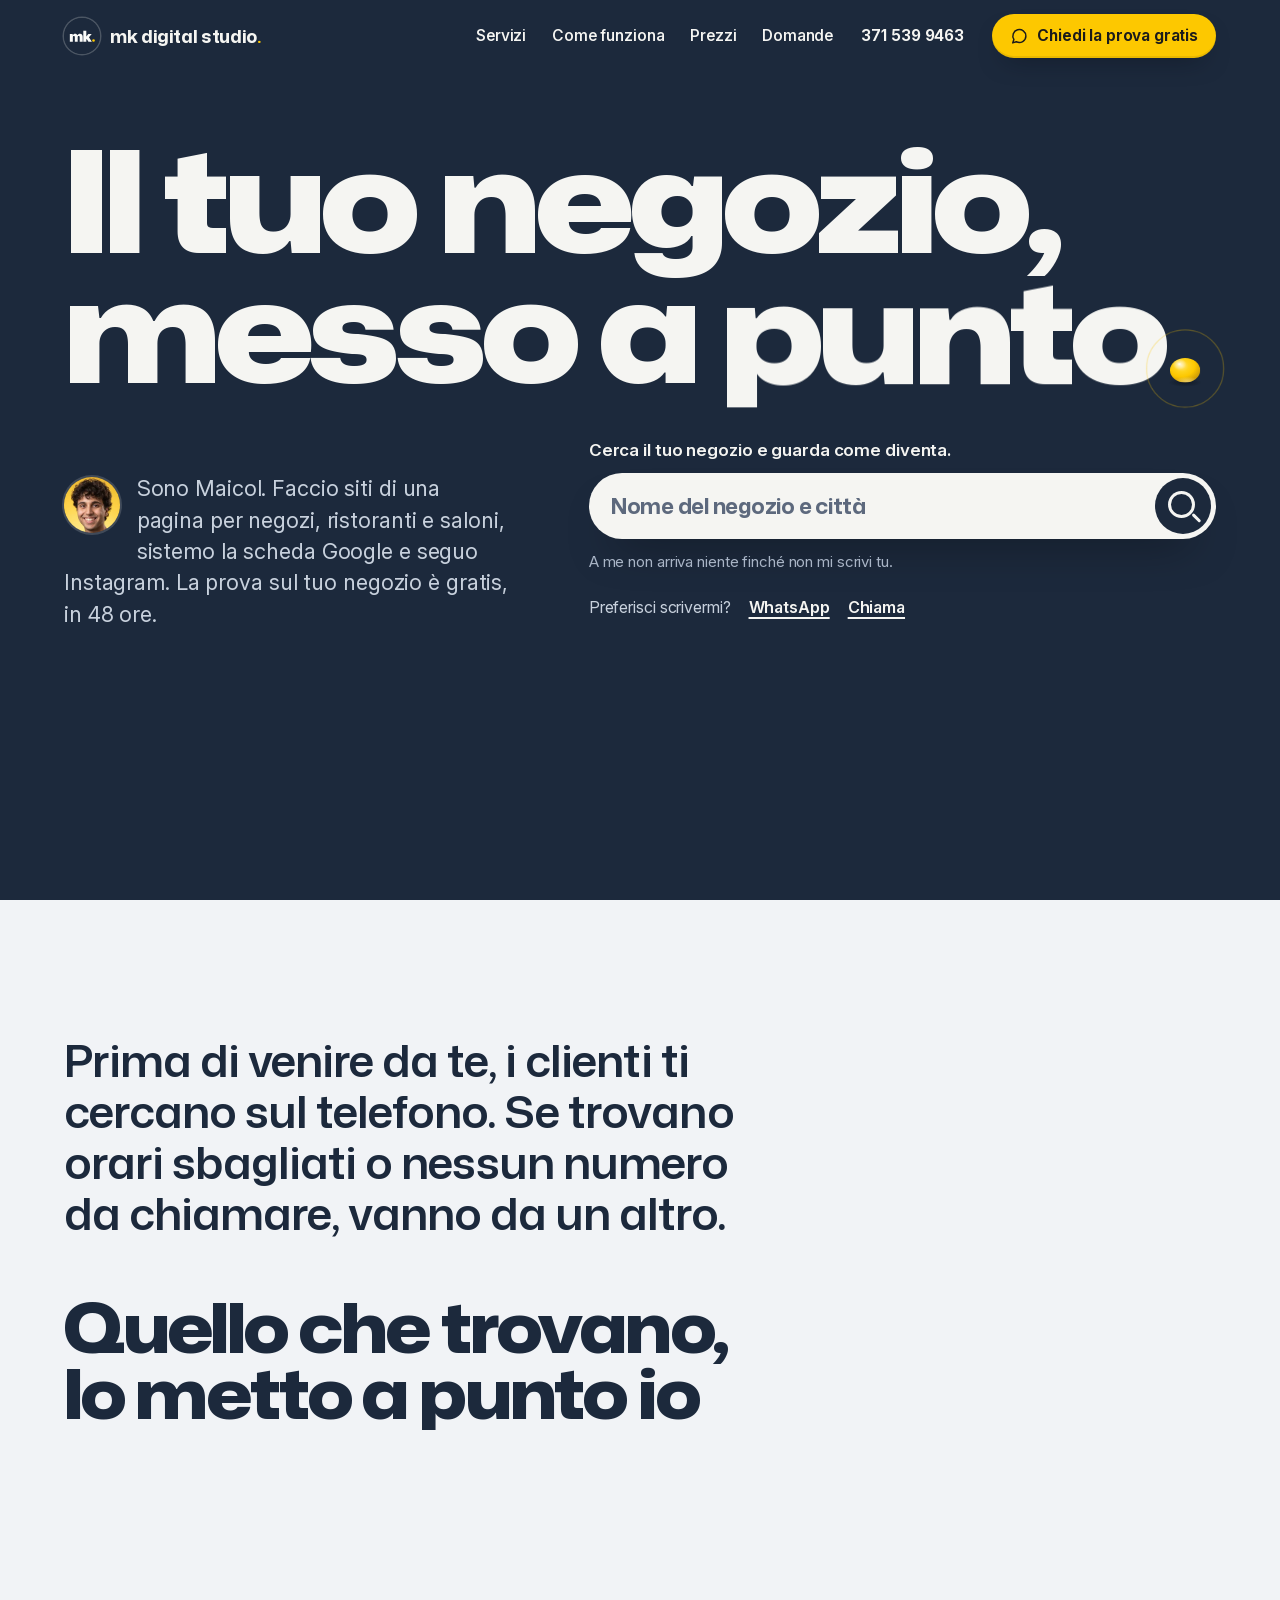
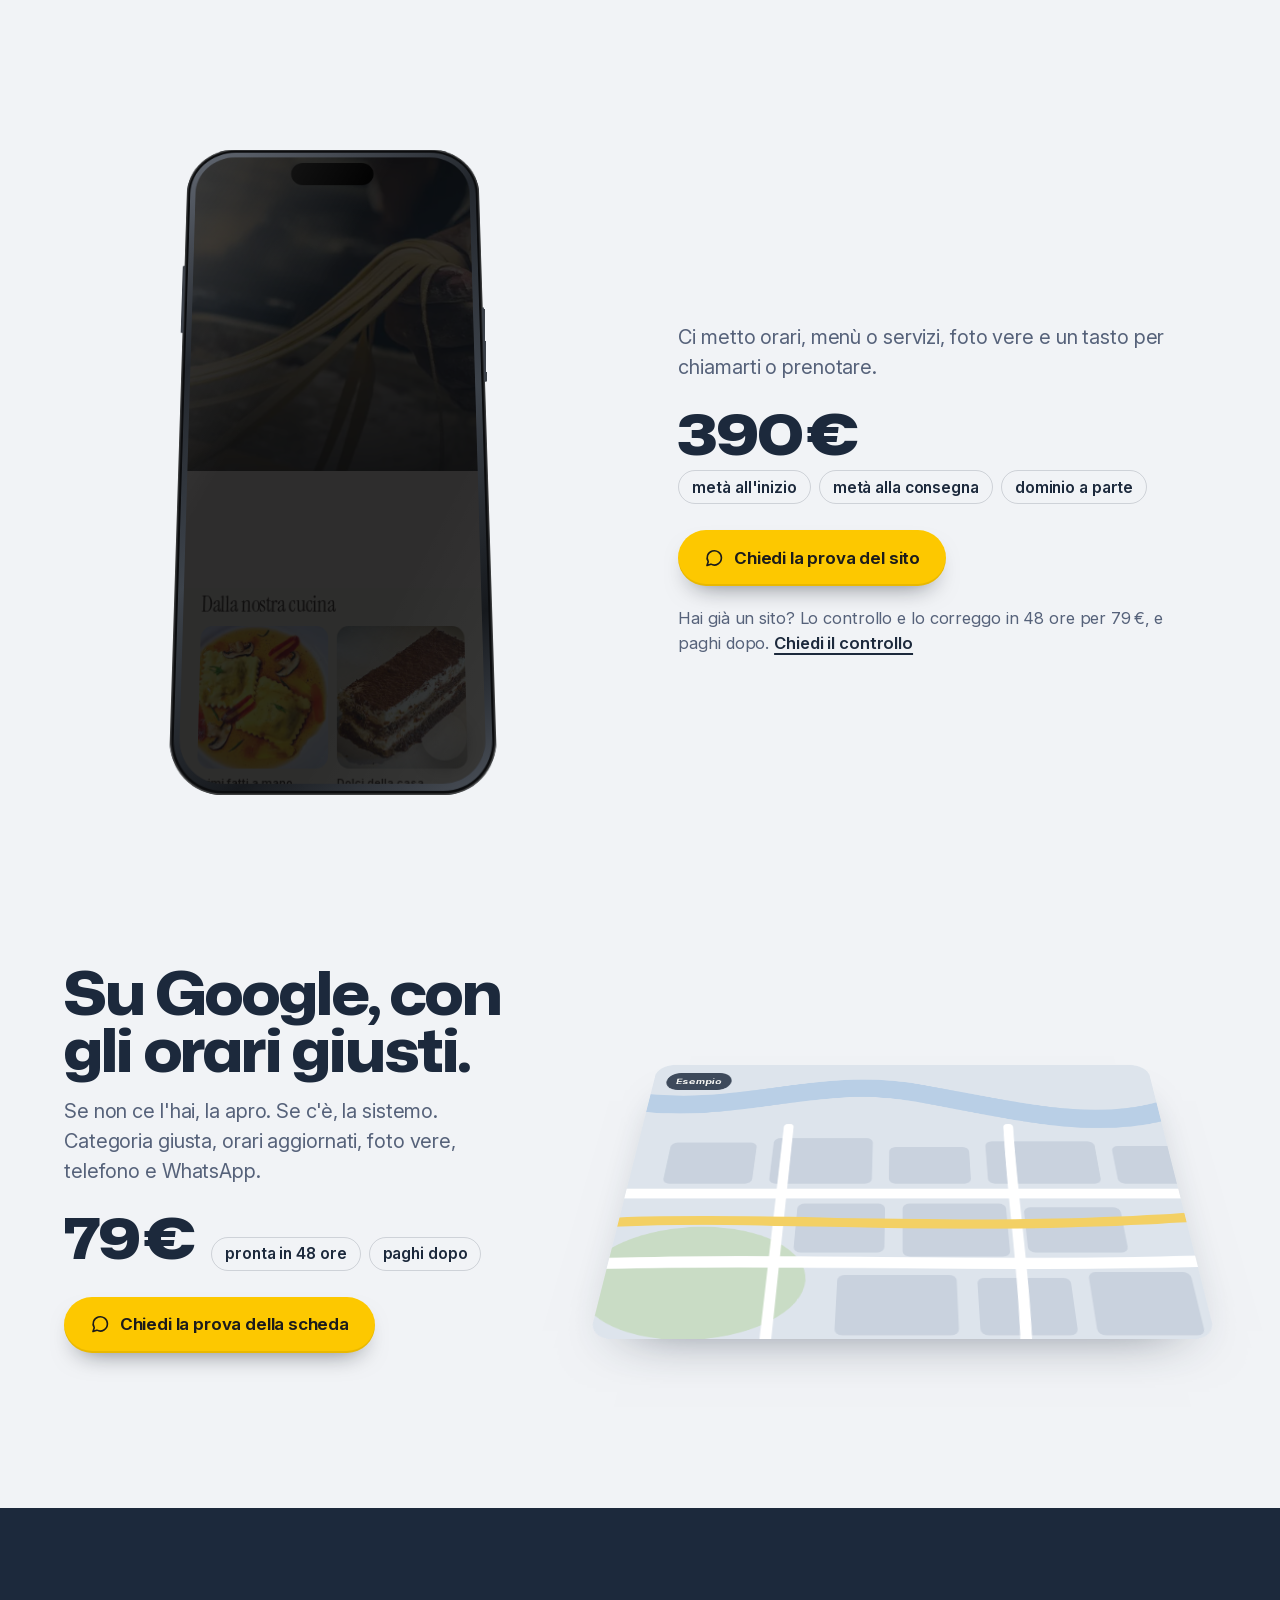
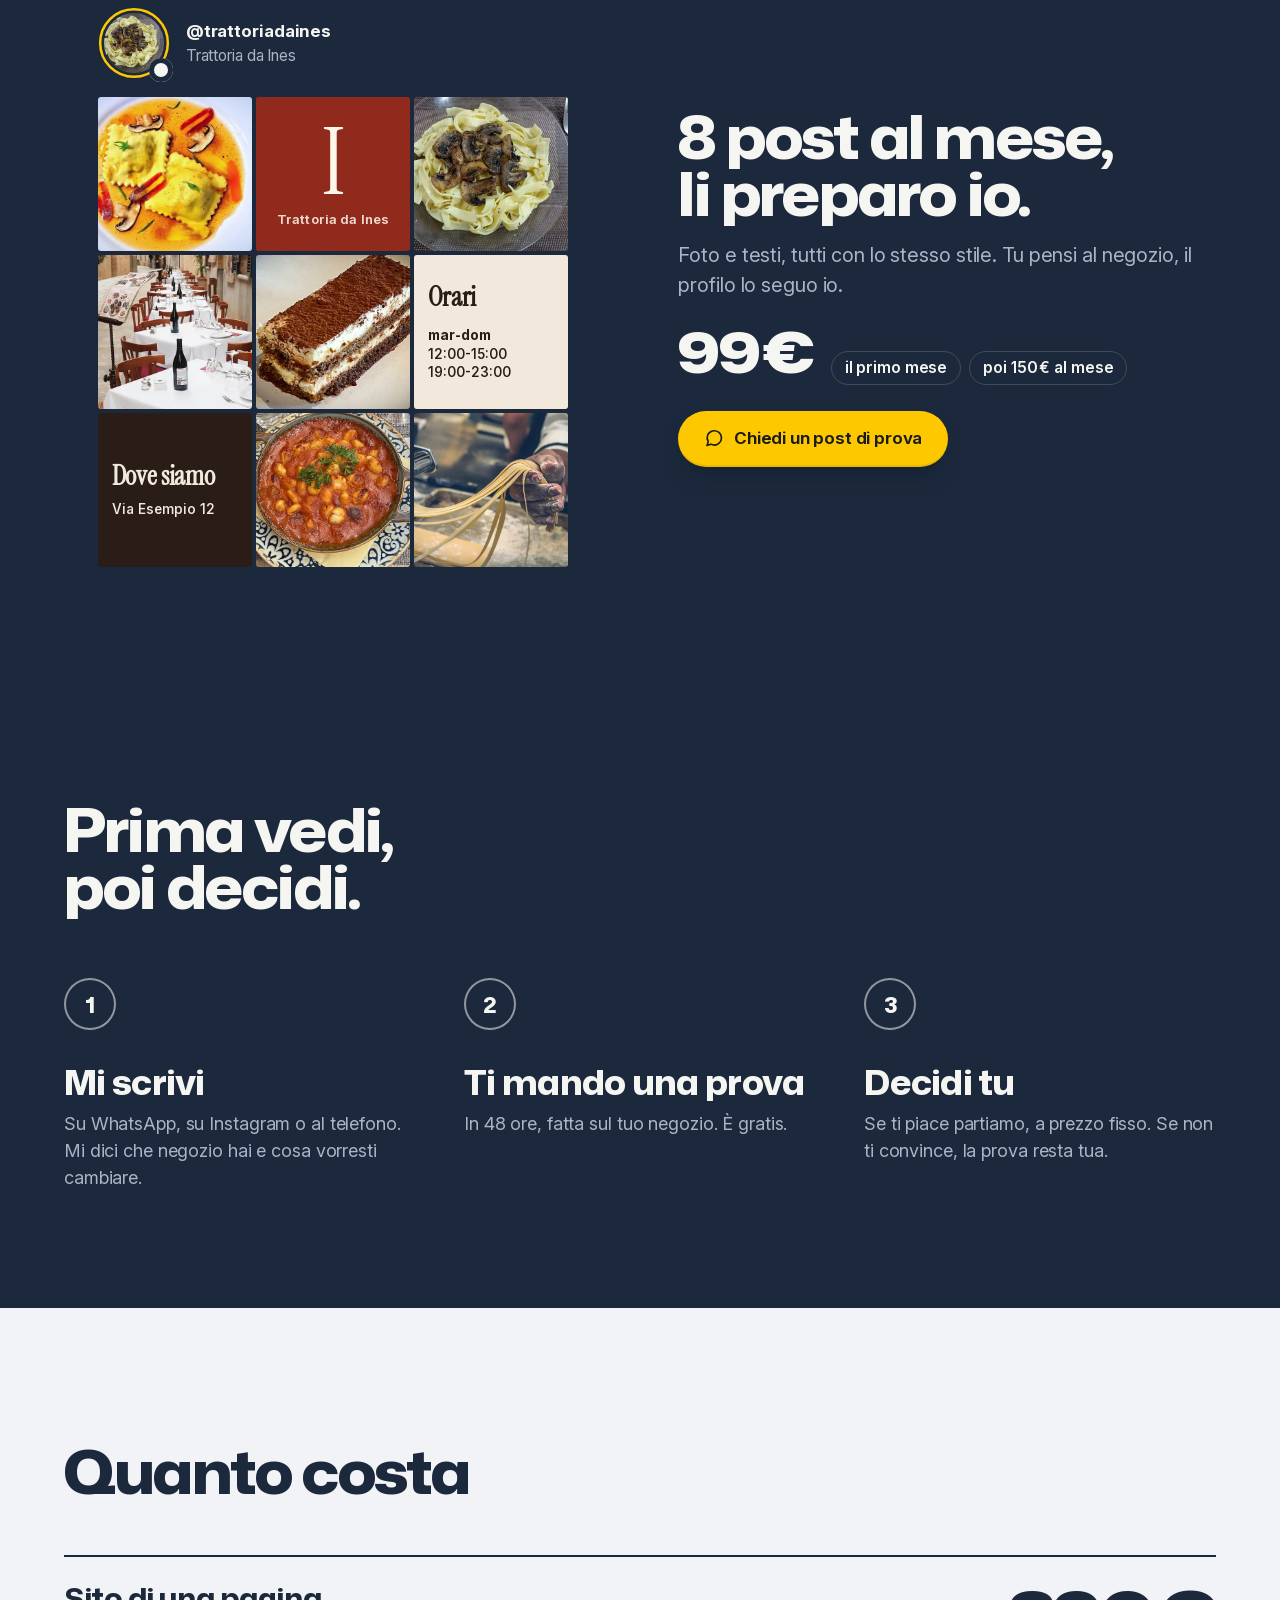
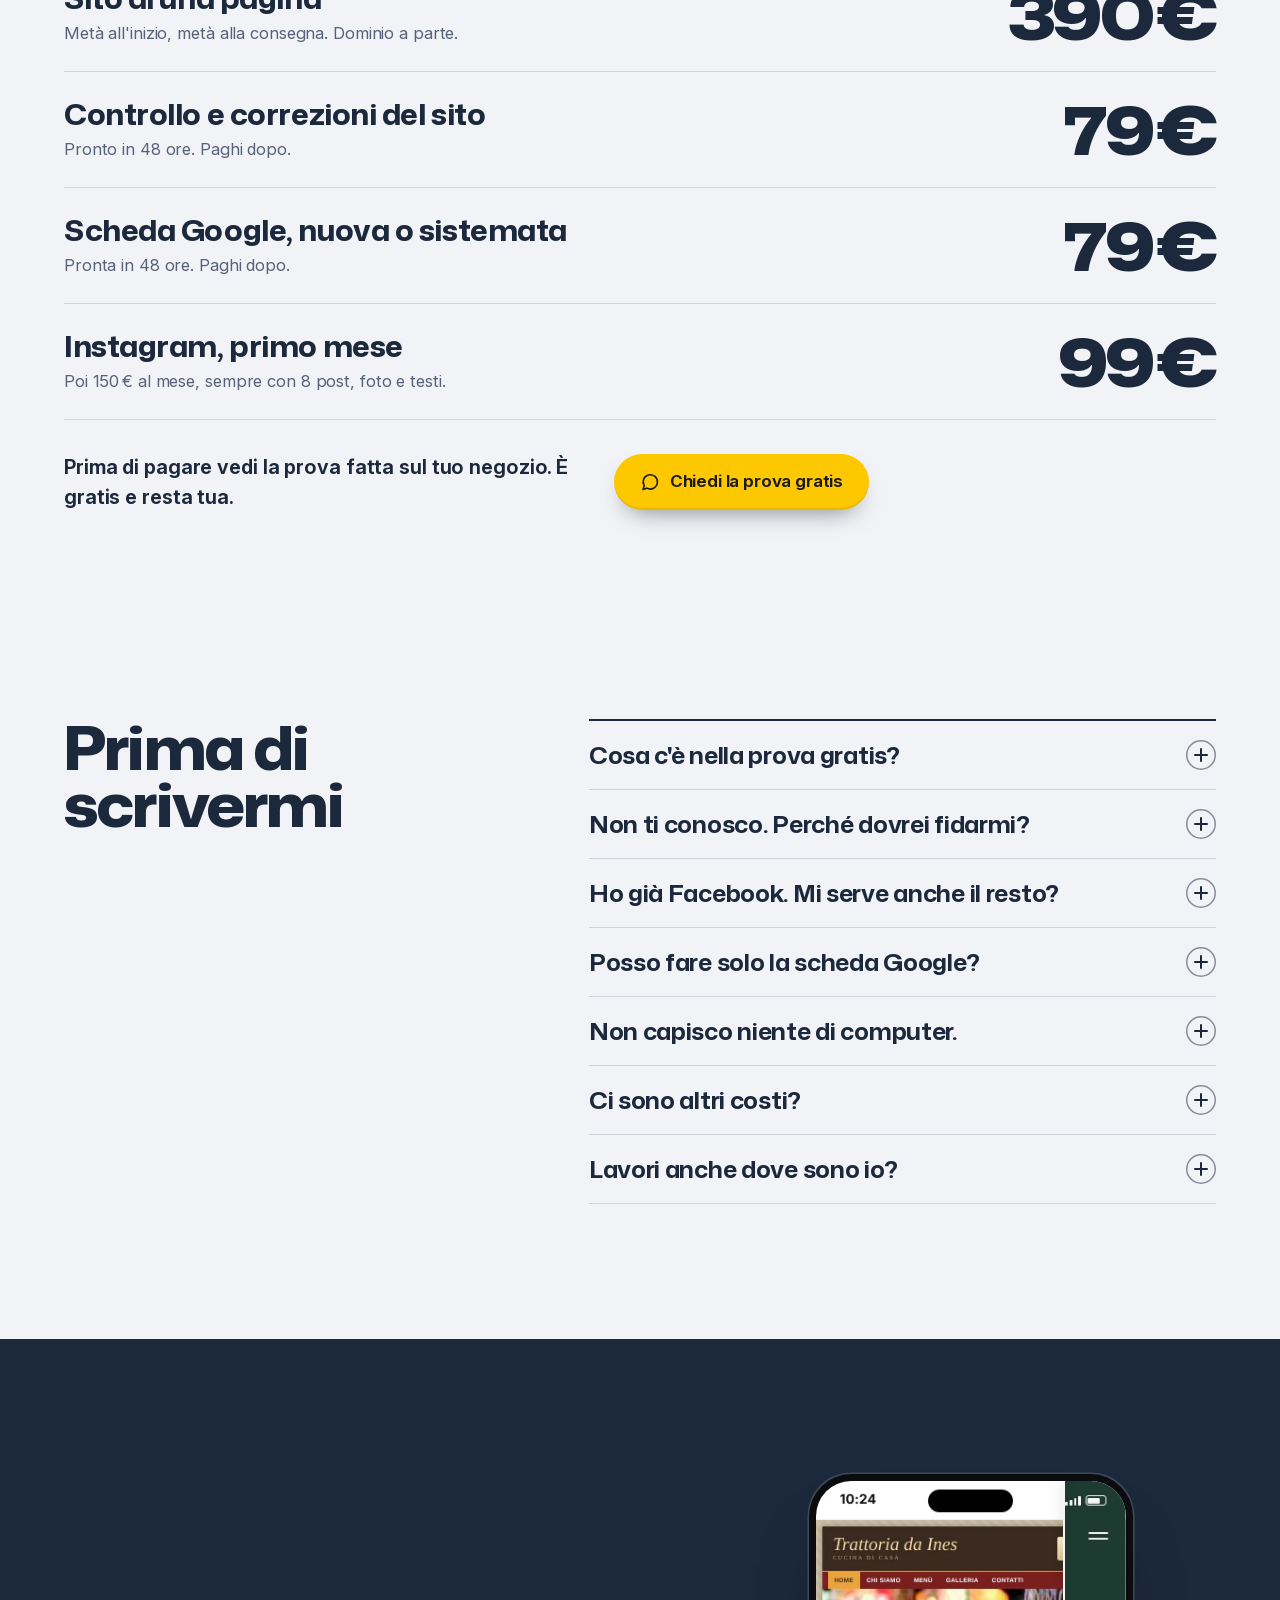
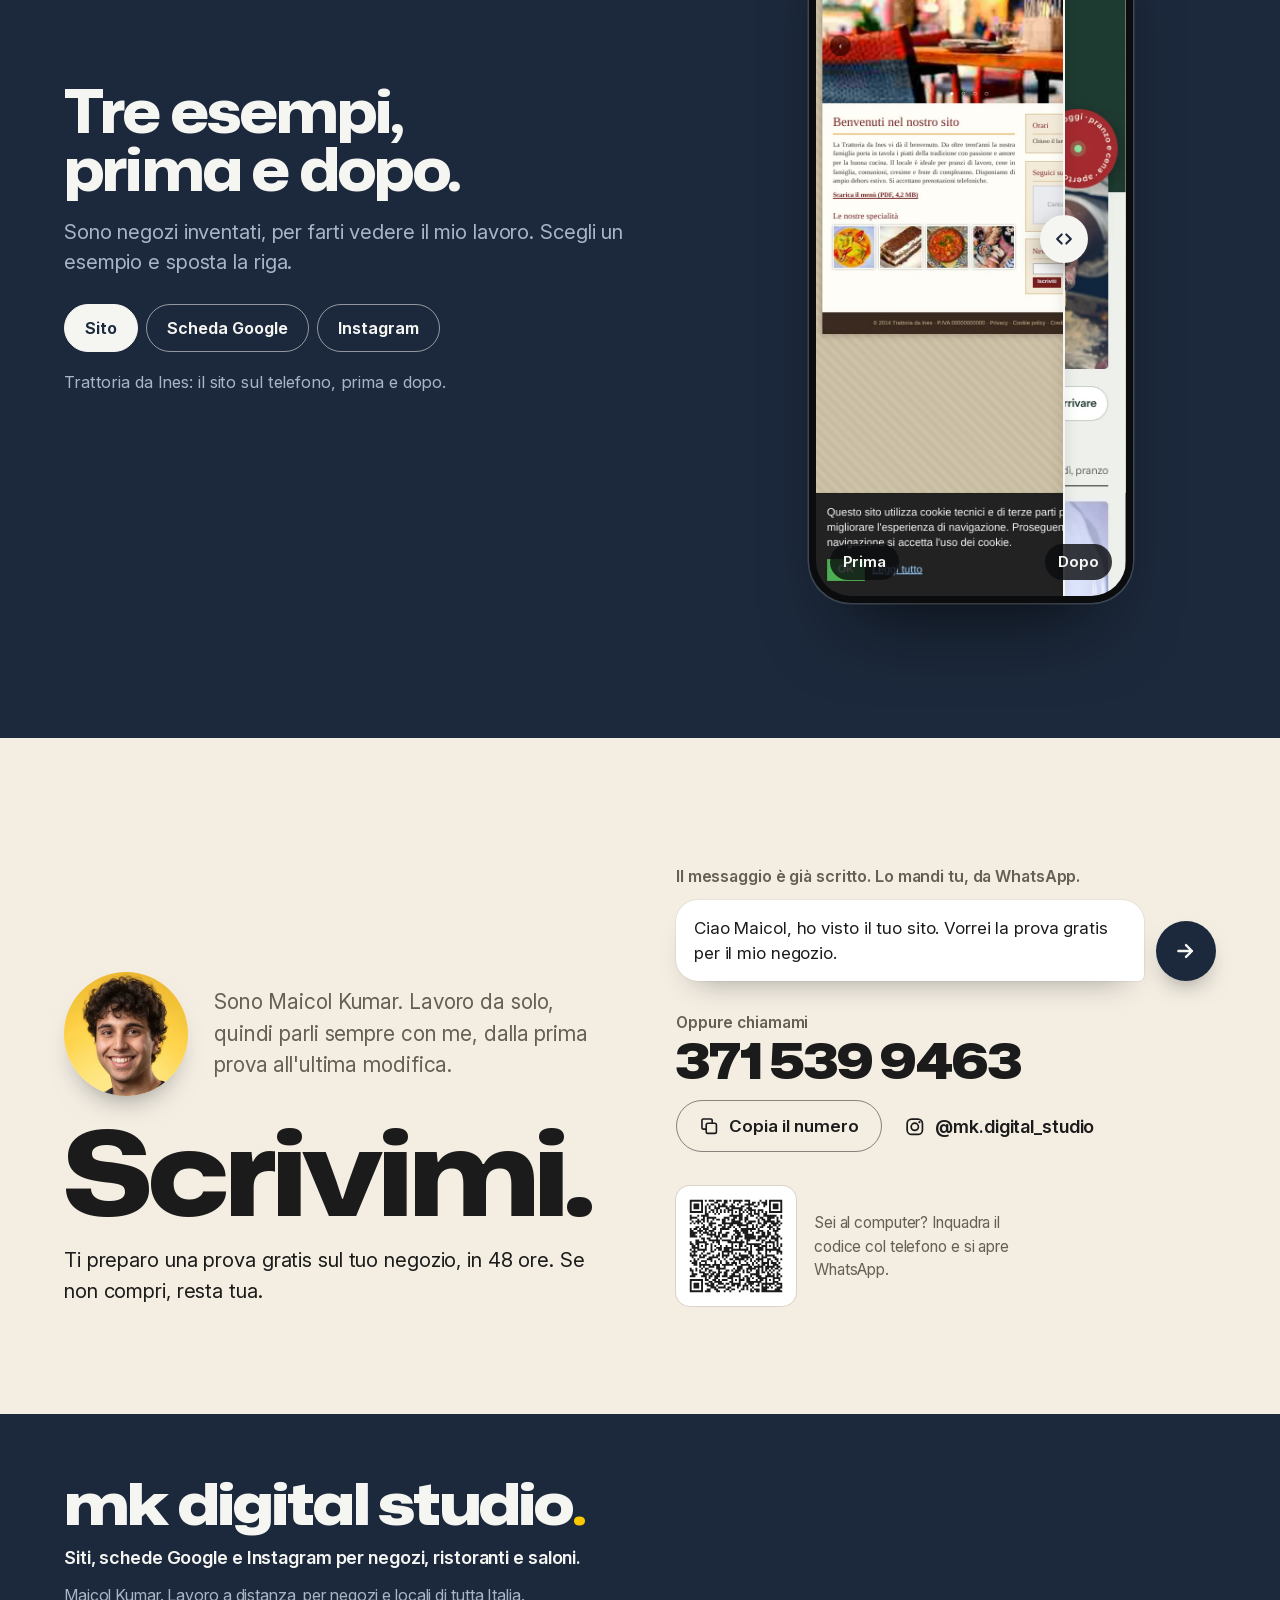
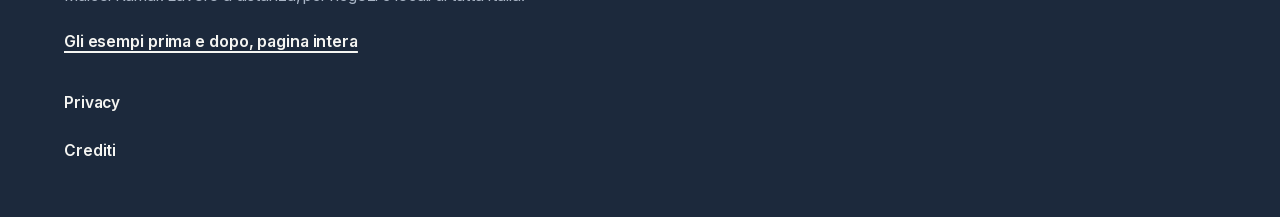
<file: studio/index.html>
<!doctype html>
<html lang="it">
<head>
<meta charset="utf-8">
<meta name="viewport" content="width=device-width, initial-scale=1, viewport-fit=cover">
<title>Sito web per negozi e ristoranti, 390 € | Maicol Kumar</title>
<meta name="description" content="Faccio siti di una pagina per negozi, ristoranti e saloni, a 390 €. Sistemo anche scheda Google e Instagram. Prova gratis sul tuo negozio in 48 ore.">
<meta name="robots" content="noindex">
<meta name="theme-color" content="#1c293c">
<link rel="canonical" href="https://maicol1623.github.io/portfolio/studio/">
<meta property="og:type" content="website">
<meta property="og:locale" content="it_IT">
<meta property="og:site_name" content="mk digital studio">
<meta property="og:title" content="Il tuo negozio, messo a punto. | mk digital studio">
<meta property="og:description" content="Siti, schede Google e Instagram per negozi, ristoranti e saloni. Prova gratis sul tuo negozio in 48 ore, e resta tua anche se non compri.">
<meta property="og:url" content="https://maicol1623.github.io/portfolio/studio/">
<meta property="og:image" content="https://maicol1623.github.io/portfolio/studio/og.jpg?v=4">
<meta property="og:image:width" content="1200">
<meta property="og:image:height" content="630">
<meta property="og:image:alt" content="Il tuo negozio, messo a punto. Siti, schede Google e Instagram di Maicol Kumar.">
<meta name="twitter:card" content="summary_large_image">
<link rel="icon" href="../favicon.svg" type="image/svg+xml">
<link rel="apple-touch-icon" href="../apple-touch-icon.png">
<link rel="preload" href="fonts/mk-grotesk.woff2" as="font" type="font/woff2" crossorigin>
<link rel="preload" href="fonts/inter.woff2?v=2" as="font" type="font/woff2" crossorigin>
<script>(function(d,h){var rm=window.matchMedia&&matchMedia('(prefers-reduced-motion: reduce)').matches;h.className+=rm?' js':' js live';d.addEventListener('submit',function(e){var f=e.target;if(!f||!f.classList||!f.classList.contains('find-form')||window.mkReady)return;e.preventDefault();var i=f.querySelector('input');window.mkQ=i?i.value:'';var m=d.querySelector('.find-msg');if(m&&window.mkQ.trim().length>2)m.textContent='Cerco sulla mappa…';},true);})(document,document.documentElement);</script>
<link rel="stylesheet" href="css/studio.css?v=6">
<script defer src="../assets/vendor/lenis.min.js"></script>
<script type="module" src="js/studio.js?v=5"></script>
<script type="application/ld+json">{"@context":"https://schema.org","@graph":[{"@type":"WebPage","@id":"https://maicol1623.github.io/portfolio/studio/#pagina","url":"https://maicol1623.github.io/portfolio/studio/","name":"Sito web per negozi e ristoranti, 390 € | Maicol Kumar","description":"Faccio siti di una pagina per negozi, ristoranti e saloni, a 390 €. Sistemo anche scheda Google e Instagram. Prova gratis sul tuo negozio in 48 ore.","inLanguage":"it-IT","about":{"@id":"https://maicol1623.github.io/portfolio/studio/#studio"},"primaryImageOfPage":{"@type":"ImageObject","url":"https://maicol1623.github.io/portfolio/studio/og.jpg","width":1200,"height":630}},{"@type":"ProfessionalService","@id":"https://maicol1623.github.io/portfolio/studio/#studio","name":"mk digital studio","url":"https://maicol1623.github.io/portfolio/studio/","description":"Siti di una pagina fatti per il telefono, schede Google e gestione di Instagram per negozi, ristoranti e saloni di tutta Italia. Lavoro a distanza.","image":"https://maicol1623.github.io/portfolio/studio/og.jpg","logo":"https://maicol1623.github.io/portfolio/apple-touch-icon.png","telephone":"+39 371 539 9463","address":{"@type":"PostalAddress","addressCountry":"IT"},"areaServed":{"@type":"Country","name":"Italia"},"priceRange":"79-390 €","currenciesAccepted":"EUR","founder":{"@id":"https://maicol1623.github.io/portfolio/studio/#maicol"},"contactPoint":{"@type":"ContactPoint","telephone":"+39 371 539 9463","contactType":"customer service","availableLanguage":"it","url":"https://wa.me/393715399463"},"sameAs":["https://www.instagram.com/mk.digital_studio/"],"hasOfferCatalog":{"@type":"OfferCatalog","name":"Servizi e prezzi","itemListElement":[{"@type":"Offer","name":"Prova gratis sul tuo negozio","price":"0","priceCurrency":"EUR","description":"Pronta in 48 ore. Resta tua anche se non compri.","itemOffered":{"@type":"Service","name":"Prova gratis sul tuo negozio"}},{"@type":"Offer","name":"Sito di una pagina","price":"390","priceCurrency":"EUR","description":"Una pagina fatta per il telefono. Metà all'inizio, metà alla consegna. Dominio a parte.","itemOffered":{"@type":"Service","name":"Sito di una pagina per negozi, ristoranti e saloni","serviceType":"Realizzazione sito web"}},{"@type":"Offer","name":"Controllo e correzioni del sito","price":"79","priceCurrency":"EUR","description":"Pronto in 48 ore. Paghi dopo.","itemOffered":{"@type":"Service","name":"Controllo e correzioni del sito","serviceType":"Manutenzione sito web"}},{"@type":"Offer","name":"Scheda Google nuova o sistemata","price":"79","priceCurrency":"EUR","description":"Pronta in 48 ore. Paghi dopo.","itemOffered":{"@type":"Service","name":"Scheda Google (Google Business Profile) nuova o sistemata","serviceType":"Google Business Profile"}},{"@type":"Offer","name":"Instagram","price":"99","priceCurrency":"EUR","description":"99 € il primo mese, poi 150 € al mese. 8 post al mese con foto e testi.","priceSpecification":[{"@type":"UnitPriceSpecification","name":"Primo mese","price":"99","priceCurrency":"EUR","referenceQuantity":{"@type":"QuantitativeValue","value":1,"unitCode":"MON"}},{"@type":"UnitPriceSpecification","name":"Dal secondo mese","price":"150","priceCurrency":"EUR","referenceQuantity":{"@type":"QuantitativeValue","value":1,"unitCode":"MON"}}],"itemOffered":{"@type":"Service","name":"Gestione Instagram, 8 post al mese con foto e testi","serviceType":"Gestione social media"}}]}},{"@type":"Person","@id":"https://maicol1623.github.io/portfolio/studio/#maicol","name":"Maicol Kumar","url":"https://maicol1623.github.io/portfolio/studio/","image":"https://maicol1623.github.io/portfolio/studio/img/maicol-studio-560.webp","telephone":"+39 371 539 9463","worksFor":{"@id":"https://maicol1623.github.io/portfolio/studio/#studio"},"knowsLanguage":"it","knowsAbout":["Siti web per il telefono","Google Business Profile","Instagram per negozi"]}]}</script>
</head>
<body>
<a class="skip" href="#contatti">Vai ai contatti</a>
<svg width="0" height="0" style="position:absolute" aria-hidden="true">
  <symbol id="i-chat" viewBox="0 0 24 24"><path d="M20.5 11.6a8.4 8.4 0 0 1-12.4 7.4L3.5 20.5l1.5-4.4a8.4 8.4 0 1 1 15.5-4.5z"/></symbol>
  <symbol id="i-phone" viewBox="0 0 24 24"><path d="M5.5 3.5h3.2l1.8 4.6-2.3 1.5a11 11 0 0 0 6.2 6.2l1.5-2.3 4.6 1.8v3.2a2 2 0 0 1-2.2 2A16.5 16.5 0 0 1 3.5 5.7a2 2 0 0 1 2-2.2z"/></symbol>
  <symbol id="i-copy" viewBox="0 0 24 24"><rect x="8.5" y="8.5" width="12" height="12" rx="2"/><path d="M15.5 8.5V5a1.5 1.5 0 0 0-1.5-1.5H5A1.5 1.5 0 0 0 3.5 5v9A1.5 1.5 0 0 0 5 15.5h3.5"/></symbol>
  <symbol id="i-ig" viewBox="0 0 24 24"><rect x="3.5" y="3.5" width="17" height="17" rx="5"/><circle cx="12" cy="12" r="4"/><path d="M17.2 6.8h.01" stroke-width="2.6"/></symbol>
  <symbol id="i-arrow" viewBox="0 0 24 24"><path d="M5 12h13M13 6.5l5.5 5.5-5.5 5.5"/></symbol>
  <symbol id="i-send" viewBox="0 0 24 24"><path d="M5 12h12.5M12 6.5l5.5 5.5-5.5 5.5"/></symbol>
  <symbol id="i-drag" viewBox="0 0 24 24"><path d="M9.5 7 4.5 12l5 5M14.5 7l5 5-5 5"/></symbol>
</svg>

<header class="nav" data-nav="navy">
  <a class="brand" href="#top" aria-label="mk digital studio, torna all'inizio"><svg aria-hidden="true" viewBox="0 0 1080 1080" xmlns="http://www.w3.org/2000/svg"><circle cx="540" cy="540" r="540" fill="#1c293c"/><path fill="#fbfbf9" d="M175.3 713.9H265.1V577.8C265.1 556.2 276.8 542.7 295 542.7C313.7 542.7 325.3 556.2 325.3 577.8V713.9H410.7V577.8C410.7 556.2 422.4 542.7 440.3 542.7C459 542.7 470.9 556.2 470.9 577.8V713.9H560.7V555.3C560.7 504.3 527.9 471.3 480.3 471.3C446.8 471.3 415.4 487.7 403.5 520.7C394.1 487.5 366 471.3 334.8 471.3C303.3 471.3 274.8 487.5 261.5 523.2V476.7H175.3ZM579.4 713.9H669.2V648.1L682.2 631.9L732.5 713.9H834.5L748.3 580.9L831.8 476.7H730.3L670.1 554H669.2V379.2H579.4Z"/><circle cx="886" cy="675.9" r="38" fill="#fdc800"/></svg><span>mk digital studio<b>.</b></span></a>
  <nav class="nav-links" aria-label="Sezioni">
    <a href="#sito">Servizi</a>
    <a href="#come">Come funziona</a>
    <a href="#prezzi">Prezzi</a>
    <a href="#domande">Domande</a>
  </nav>
  <a class="nav-price" href="#prezzi">Prezzi</a>
  <a class="nav-tel" href="tel:+393715399463" aria-label="Chiama Maicol, 371 539 9463">371 539 9463</a>
  <a class="pill pill-s nav-cta" data-wa href="https://wa.me/393715399463?text=Ciao%20Maicol%2C%20ho%20visto%20il%20tuo%20sito.%20Vorrei%20la%20prova%20gratis%20per%20il%20mio%20negozio." target="_blank" rel="noopener" aria-label="Chiedi la prova gratis su WhatsApp"><svg class="i" aria-hidden="true"><use href="#i-chat"/></svg><span>Chiedi la prova gratis</span></a>
</header>

<main>

<section class="hero" id="top" data-theme="navy" aria-labelledby="h-top">
  <div class="wrap hero-in">
    <h1 id="h-top" class="hero-h"><span class="sr">Il tuo negozio, messo a punto.</span><span class="hero-vis" aria-hidden="true"><span class="hl"><span class="hw">Il tuo</span> <span class="hw">negozio,</span></span> <span class="hl"><span class="hw">messo a</span> <span class="hw hw-last">punto<i class="slot slot-hero" data-st="hero"></i></span></span></span></h1>
    <div class="hero-grid">
      <p class="hero-sub"><img class="me-pic" src="img/maicol-studio-144.webp" width="56" height="56" alt="" decoding="async">Sono Maicol. Faccio siti di una pagina per negozi, ristoranti e saloni, sistemo la scheda Google e seguo Instagram. La prova sul tuo negozio è gratis, in 48 ore.</p>
      <div class="find" id="prova">
        <form class="find-form" role="search" action="https://wa.me/393715399463" method="get" target="_blank" autocomplete="off">
          <label class="find-l" for="q">Cerca il tuo negozio e guarda come diventa.</label>
          <div class="find-bar">
            <input id="q" name="text" type="search" maxlength="80" minlength="3" required placeholder="Nome del negozio e città" enterkeyhint="search" spellcheck="false" autocapitalize="words">
            <button class="find-go" type="submit"><span class="lens" aria-hidden="true"><i class="slot slot-lens" data-st="lens"></i></span><span class="sr">Cerca</span></button>
          </div>
        </form>
        <p class="find-msg" role="status" aria-live="polite"></p>
        <ol class="find-list" aria-label="Negozi trovati"></ol>
        <p class="find-cr" hidden>Dati <a href="https://www.openstreetmap.org/copyright" target="_blank" rel="noopener">© OpenStreetMap contributors</a></p>
        <div class="find-alt" hidden>
          <label class="find-alt-l" for="nm">Il nome del tuo negozio</label>
          <input class="find-nm-in" id="nm" type="text" maxlength="70" autocapitalize="words" spellcheck="false">
          <p class="find-alt-l" id="kinds-l">Che negozio è?</p>
          <div class="kinds" role="radiogroup" aria-labelledby="kinds-l">
            <label class="chip"><input type="radio" name="kind" value="food"><span>Ristorante</span></label>
            <label class="chip"><input type="radio" name="kind" value="bar"><span>Bar</span></label>
            <label class="chip"><input type="radio" name="kind" value="bake"><span>Forno o pasticceria</span></label>
            <label class="chip"><input type="radio" name="kind" value="hair"><span>Parrucchiere</span></label>
            <label class="chip"><input type="radio" name="kind" value="other"><span>Altro</span></label>
          </div>
          <button class="pill find-use" type="button">Continua con questo nome</button>
        </div>
        <div class="find-pick" hidden>
          <p class="find-pick-h" tabindex="-1"></p>
          <p class="find-st"><i></i><span></span></p>
          <p class="find-hours"></p>
          <p class="find-web"></p>
          <div class="actions">
            <a class="pill" data-wa="pick" href="https://wa.me/393715399463?text=Ciao%20Maicol%2C%20ho%20visto%20il%20tuo%20sito.%20Vorrei%20la%20prova%20gratis%20per%20il%20mio%20negozio." target="_blank" rel="noopener"><svg class="i" aria-hidden="true"><use href="#i-chat"/></svg><span>Chiedi la prova gratis</span></a>
            <a class="ghost" href="#sito">Guarda l'anteprima</a>
          </div>
          <button class="find-again" type="button">Non è questo? Cerca di nuovo</button>
        </div>
        <p class="find-note">A me non arriva niente finché non mi scrivi tu.</p>
        <p class="find-or">Preferisci scrivermi? <a class="tlink" data-wa href="https://wa.me/393715399463?text=Ciao%20Maicol%2C%20ho%20visto%20il%20tuo%20sito.%20Vorrei%20la%20prova%20gratis%20per%20il%20mio%20negozio." target="_blank" rel="noopener">WhatsApp</a> <a class="tlink" href="tel:+393715399463">Chiama</a></p>
      </div>
    </div>
  </div>
</section>

<section class="intro" id="perche" data-theme="paper" aria-label="Perché">
  <div class="wrap intro-in">
    <p class="intro-p" data-rv>Prima di venire da te, i clienti ti cercano sul telefono. Se trovano orari sbagliati o nessun numero da chiamare, vanno da un altro.</p>
    <p class="intro-end" data-rv><span class="sr">Quello che trovano, lo metto a punto io.</span><span aria-hidden="true">Quello che trovano, lo metto a punto io<i class="slot slot-text" data-st="intro"></i></span></p>
  </div>
</section>

<section class="svc svc-site" id="sito" data-theme="paper" aria-labelledby="h-sito">
  <div class="wrap svc-in">
    <div class="svc-vis" data-scene="site">
      <div class="ph-wrap">
        <div class="ph" aria-hidden="true">
          <div class="ph-scr">
            <div class="ph-site k-food">
              <div class="ph-page">
                <div class="ph-hero"><img class="ph-img" src="img/p/t-hero.webp" alt="" width="720" height="576" loading="lazy" decoding="async"><div class="ph-hero-t"><p class="ph-name">Trattoria da Ines</p><p class="ph-meta">Trattoria</p></div></div>
                <div class="ph-cta"><span class="ph-btn">Prenota un tavolo</span></div>
                <p class="ph-today"><i></i><span>Pranzo e cena, da martedì a domenica</span></p>
                <div class="ph-more">
                  <p class="ph-h">Dalla nostra cucina</p>
                  <div class="ph-cards"><figure><img src="img/p/t-ravioli.webp" alt="" width="560" height="350" loading="lazy" decoding="async"><figcaption>Primi fatti a mano</figcaption></figure><figure><img src="img/p/t-tiramisu.webp" alt="" width="448" height="560" loading="lazy" decoding="async"><figcaption>Dolci della casa</figcaption></figure></div>
                  <p class="ph-h ph-h-hours">Orari</p>
                  <p class="ph-hours">mar-dom 12:00-15:00, 19:00-23:00</p>
                  <p class="ph-h ph-h-where" hidden>Dove siamo</p>
                  <p class="ph-where" hidden></p>
                </div>
              </div>
              <div class="ph-bar"><span class="ph-brand">Trattoria da Ines</span><span class="ph-burger"></span></div>
            </div>
            <span class="ph-fab"><i class="slot slot-btn" data-st="fab"></i><svg class="ph-fab-i" aria-hidden="true"><use href="#i-phone"/></svg></span>
            <span class="ph-island"></span>
            <span class="ph-glare"></span>
          </div>
        </div>
        <span class="ph-shadow" aria-hidden="true"></span>
      </div>
      <p class="sr ph-desc">Anteprima del sito di Trattoria da Ines, un locale inventato, sul telefono.</p>
    </div>
    <div class="svc-text">
      <h2 id="h-sito" class="h2" data-rv>Una pagina sola, fatta per il telefono.</h2>
      <p class="svc-p">Ci metto orari, menù o servizi, foto vere e un tasto per chiamarti o prenotare.</p>
      <div class="price"><b class="num">390&#8239;€</b><ul class="terms"><li>metà all'inizio</li><li>metà alla consegna</li><li>dominio a parte</li></ul></div>
      <a class="pill" data-wa="sito" href="https://wa.me/393715399463?text=Ciao%20Maicol%2C%20ho%20visto%20il%20tuo%20sito.%20Vorrei%20la%20prova%20gratis%20per%20il%20mio%20negozio." target="_blank" rel="noopener"><svg class="i" aria-hidden="true"><use href="#i-chat"/></svg><span>Chiedi la prova del sito</span></a>
      <p class="svc-alt">Hai già un sito? Lo controllo e lo correggo in 48 ore per 79&#8239;€, e paghi dopo. <a class="tlink" data-wa="check" href="https://wa.me/393715399463?text=Ciao%20Maicol%2C%20ho%20visto%20il%20tuo%20sito.%20Vorrei%20la%20prova%20gratis%20per%20il%20mio%20negozio." target="_blank" rel="noopener">Chiedi il controllo</a></p>
    </div>
  </div>
</section>

<section class="svc svc-map flip" id="google" data-theme="paper" aria-labelledby="h-google">
  <div class="wrap svc-in">
    <div class="svc-vis" data-scene="map">
      <div class="map" aria-hidden="true">
        <div class="map-plane">
          <svg class="map-art" viewBox="0 0 640 480" preserveAspectRatio="xMidYMid slice">
            <rect width="640" height="480" fill="#dde4ec"/>
            <path d="M-20 92C120 120 210 40 340 76S560 150 660 104" fill="none" stroke="#b9cfe6" stroke-width="34" stroke-linecap="round"/>
            <ellipse cx="96" cy="384" rx="120" ry="78" fill="#c9dcc5"/>
            <g fill="#c9d2de"><rect x="40" y="168" width="104" height="70" rx="8"/><rect x="164" y="160" width="120" height="78" rx="8"/><rect x="304" y="176" width="96" height="62" rx="8"/><rect x="420" y="166" width="132" height="72" rx="8"/><rect x="572" y="174" width="80" height="64" rx="8"/><rect x="200" y="270" width="100" height="74" rx="8"/><rect x="320" y="270" width="118" height="80" rx="8"/><rect x="458" y="276" width="110" height="68" rx="8"/><rect x="250" y="376" width="128" height="80" rx="8"/><rect x="400" y="380" width="100" height="76" rx="8"/><rect x="520" y="372" width="110" height="84" rx="8"/></g>
            <g fill="none" stroke="#fff" stroke-linecap="round"><path d="M-10 254H660" stroke-width="16"/><path d="M-10 360C200 352 420 366 660 356" stroke-width="16"/><path d="M180 140V500" stroke-width="12"/><path d="M450 140C446 260 452 380 444 500" stroke-width="12"/></g>
            <path d="M-20 300C170 286 360 318 660 290" fill="none" stroke="#f3d064" stroke-width="14" stroke-linecap="round"/>
          </svg>
          <div class="map-tiles"></div>
          <i class="map-at"></i>
          <span class="map-tag">Esempio</span>
        </div>
        <span class="map-pin"><span class="map-needle"></span><i class="slot slot-pin" data-st="pin"></i></span>
        <span class="map-rings"><i></i><i></i></span>
        <div class="map-card">
          <p class="mc-name">Trattoria da Ines</p>
          <p class="mc-meta">Trattoria · Via Esempio 12</p>
          <p class="mc-hours"><i></i><span>mar-dom 12:00-15:00, 19:00-23:00</span></p>
          <ul class="mc-acts"><li><svg class="i"><use href="#i-phone"/></svg>Chiama</li><li><svg class="i"><use href="#i-chat"/></svg>WhatsApp</li><li><svg class="i"><use href="#i-arrow"/></svg>Indicazioni</li></ul>
        </div>
      </div>
      <a class="map-credit" href="https://www.openstreetmap.org/copyright" target="_blank" rel="noopener" hidden>Mappa © OpenStreetMap</a>
    </div>
    <div class="svc-text">
      <h2 id="h-google" class="h2" data-rv>Su Google, con gli orari giusti.</h2>
      <p class="svc-p">Se non ce l'hai, la apro. Se c'è, la sistemo. Categoria giusta, orari aggiornati, foto vere, telefono e WhatsApp.</p>
      <div class="price"><b class="num">79&#8239;€</b><ul class="terms"><li>pronta in 48 ore</li><li>paghi dopo</li></ul></div>
      <a class="pill" data-wa="google" href="https://wa.me/393715399463?text=Ciao%20Maicol%2C%20ho%20visto%20il%20tuo%20sito.%20Vorrei%20la%20prova%20gratis%20per%20il%20mio%20negozio." target="_blank" rel="noopener"><svg class="i" aria-hidden="true"><use href="#i-chat"/></svg><span>Chiedi la prova della scheda</span></a>
    </div>
  </div>
</section>

<section class="svc svc-ig" id="instagram" data-theme="navy" aria-labelledby="h-ig">
  <div class="wrap svc-in">
    <div class="svc-vis" data-scene="grid">
      <div class="ig" aria-hidden="true">
        <div class="ig-head">
          <span class="ig-av"><span class="ig-av-in"><img src="img/p/t-tagliatelle.webp" alt="" width="560" height="560" loading="lazy" decoding="async"></span><svg class="ig-ring" viewBox="0 0 100 100"><circle cx="50" cy="50" r="47"/></svg><i class="slot slot-badge" data-st="badge"></i></span>
          <span class="ig-who"><b class="ig-handle">@trattoriadaines</b><span class="ig-name">Trattoria da Ines</span></span>
        </div>
        <ol class="ig-grid"><li class="tl"><span class="tl-in"><span class="tl-f tl-b"><img src="img/p/t-ravioli.webp" alt="" loading="lazy" decoding="async" style="--tilt:-1.8deg;--o:31% 29%"></span><span class="tl-f tl-a"><img src="img/p/t-ravioli.webp" alt="" loading="lazy" decoding="async"></span></span></li><li class="tl"><span class="tl-in"><span class="tl-f tl-b"><span class="tl-plain">Trattoria da Ines</span></span><span class="tl-f tl-a"><span class="tl-d tl-mono" style="--t-bg:#8f2a1c;--t-fg:#fff6ea;--t-f:&quot;Instrument Serif&quot;,Georgia,serif;--t-w:400;--t-st:100%"><b>I</b><small>Trattoria da Ines</small></span></span></span></li><li class="tl"><span class="tl-in"><span class="tl-f tl-b"><img src="img/p/t-tagliatelle.webp" alt="" loading="lazy" decoding="async" style="--tilt:-1.7deg;--o:44% 56%"></span><span class="tl-f tl-a"><img src="img/p/t-tagliatelle.webp" alt="" loading="lazy" decoding="async"></span></span></li><li class="tl"><span class="tl-in"><span class="tl-f tl-b"><img src="img/p/t-dehors.webp" alt="" loading="lazy" decoding="async" style="--tilt:-1.7deg;--o:73% 47%"></span><span class="tl-f tl-a"><img src="img/p/t-dehors.webp" alt="" loading="lazy" decoding="async"></span></span></li><li class="tl"><span class="tl-in"><span class="tl-f tl-b"><img src="img/p/t-tiramisu.webp" alt="" loading="lazy" decoding="async" style="--tilt:-1.7deg;--o:56% 37%"></span><span class="tl-f tl-a"><img src="img/p/t-tiramisu.webp" alt="" loading="lazy" decoding="async"></span></span></li><li class="tl"><span class="tl-in"><span class="tl-f tl-b"><span class="tl-plain">Orari: mar-dom 12:00-15:00, 19:00-23:00</span></span><span class="tl-f tl-a"><span class="tl-d tl-hours" style="--t-bg:#f2e9dc;--t-fg:#2a1d17;--t-f:&quot;Instrument Serif&quot;,Georgia,serif;--t-w:400;--t-st:100%"><b>Orari</b><span class="d">mar-dom</span><span>12:00-15:00</span><span>19:00-23:00</span></span></span></span></li><li class="tl"><span class="tl-in"><span class="tl-f tl-b"><span class="tl-plain">Siamo in Via Esempio 12</span></span><span class="tl-f tl-a"><span class="tl-d tl-where" style="--t-bg:#2a1d17;--t-fg:#f2e9dc;--t-f:&quot;Instrument Serif&quot;,Georgia,serif;--t-w:400;--t-st:100%"><b>Dove siamo</b><span>Via Esempio 12</span></span></span></span></li><li class="tl"><span class="tl-in"><span class="tl-f tl-b"><img src="img/p/t-gnocchi.webp" alt="" loading="lazy" decoding="async" style="--tilt:-1.6deg;--o:52% 54%"></span><span class="tl-f tl-a"><img src="img/p/t-gnocchi.webp" alt="" loading="lazy" decoding="async"></span></span></li><li class="tl"><span class="tl-in"><span class="tl-f tl-b"><img src="img/p/t-hero.webp" alt="" loading="lazy" decoding="async" style="--tilt:-1.6deg;--o:35% 45%"></span><span class="tl-f tl-a"><img src="img/p/t-hero.webp" alt="" loading="lazy" decoding="async"></span></span></li></ol>
      </div>
    </div>
    <div class="svc-text">
      <h2 id="h-ig" class="h2" data-rv>8 post al mese, li preparo io.</h2>
      <p class="svc-p">Foto e testi, tutti con lo stesso stile. Tu pensi al negozio, il profilo lo seguo io.</p>
      <div class="price"><b class="num">99&#8239;€</b><ul class="terms"><li>il primo mese</li><li>poi 150&#8239;€ al mese</li></ul></div>
      <a class="pill" data-wa="instagram" href="https://wa.me/393715399463?text=Ciao%20Maicol%2C%20ho%20visto%20il%20tuo%20sito.%20Vorrei%20la%20prova%20gratis%20per%20il%20mio%20negozio." target="_blank" rel="noopener"><svg class="i" aria-hidden="true"><use href="#i-chat"/></svg><span>Chiedi un post di prova</span></a>
    </div>
  </div>
</section>

<section class="steps" id="come" data-theme="navy" aria-labelledby="h-come">
  <div class="wrap">
    <h2 id="h-come" class="h2" data-rv>Prima vedi, poi decidi.</h2>
    <div class="steps-track">
      <svg class="steps-line" aria-hidden="true" preserveAspectRatio="none"><path/></svg>
      <ol class="steps-list">
        <li><span class="n" aria-hidden="true">1</span><h3>Mi scrivi</h3><p>Su WhatsApp, su Instagram o al telefono. Mi dici che negozio hai e cosa vorresti cambiare.</p></li>
        <li><span class="n" aria-hidden="true">2</span><h3>Ti mando una prova</h3><p>In 48 ore, fatta sul tuo negozio. È gratis.</p></li>
        <li><span class="n" aria-hidden="true">3</span><h3>Decidi tu</h3><p>Se ti piace partiamo, a prezzo fisso. Se non ti convince, la prova resta tua.</p></li>
      </ol>
    </div>
  </div>
</section>

<section class="prices" id="prezzi" data-theme="paper" aria-labelledby="h-prezzi">
  <div class="wrap">
    <h2 id="h-prezzi" class="h2"><span class="sr">Quanto costa.</span><span aria-hidden="true">Quanto costa<i class="slot slot-text" data-st="prezzi"></i></span></h2>
    <ul class="plist">
      <li><div><h3>Sito di una pagina</h3><p>Metà all'inizio, metà alla consegna. Dominio a parte.</p></div><b class="pnum" data-rv>390&#8239;€</b></li>
      <li><div><h3>Controllo e correzioni del sito</h3><p>Pronto in 48 ore. Paghi dopo.</p></div><b class="pnum" data-rv>79&#8239;€</b></li>
      <li><div><h3>Scheda Google, nuova o sistemata</h3><p>Pronta in 48 ore. Paghi dopo.</p></div><b class="pnum" data-rv>79&#8239;€</b></li>
      <li><div><h3>Instagram, primo mese</h3><p>Poi 150&#8239;€ al mese, sempre con 8 post, foto e testi.</p></div><b class="pnum" data-rv>99&#8239;€</b></li>
    </ul>
    <div class="plist-cta">
      <p class="plist-note">Prima di pagare vedi la prova fatta sul tuo negozio. È gratis e resta tua.</p>
      <a class="pill" data-wa href="https://wa.me/393715399463?text=Ciao%20Maicol%2C%20ho%20visto%20il%20tuo%20sito.%20Vorrei%20la%20prova%20gratis%20per%20il%20mio%20negozio." target="_blank" rel="noopener"><svg class="i" aria-hidden="true"><use href="#i-chat"/></svg><span>Chiedi la prova gratis</span></a>
    </div>
  </div>
</section>

<section class="faq" id="domande" data-theme="paper" aria-labelledby="h-domande">
  <div class="wrap faq-in">
    <h2 id="h-domande" class="h2"><span class="sr">Prima di scrivermi.</span><span aria-hidden="true">Prima di scrivermi<i class="slot slot-text" data-st="faq"></i></span></h2>
    <div class="faq-list">
      <details><summary><span>Cosa c'è nella prova gratis?</span><i class="faq-mk" aria-hidden="true"></i></summary><p>È un primo lavoro fatto sul tuo negozio, con il tuo nome: una pagina, la scheda Google sistemata o un post per Instagram. Te la mando in 48 ore e resta tua anche se poi non compri.</p></details>
      <details><summary><span>Non ti conosco. Perché dovrei fidarmi?</span><i class="faq-mk" aria-hidden="true"></i></summary><p>Prima di pagarmi vedi il lavoro, perché la prova è gratis. La scheda Google e il controllo del sito li paghi dopo, a lavoro fatto. Il sito lo paghi metà all'inizio e metà alla consegna.</p></details>
      <details><summary><span>Ho già Facebook. Mi serve anche il resto?</span><i class="faq-mk" aria-hidden="true"></i></summary><p>Facebook tienilo. Chi cerca il tuo nome su Google o su Maps vede la scheda Google, con orari, telefono e foto. Se è vuota o sbagliata, la sistemo in 48 ore per 79&#8239;€, e paghi dopo.</p></details>
      <details><summary><span>Posso fare solo la scheda Google?</span><i class="faq-mk" aria-hidden="true"></i></summary><p>Sì, ogni servizio si paga a parte. La scheda Google (prima si chiamava Google My Business) costa 79&#8239;€, è pronta in 48 ore e la paghi dopo.</p></details>
      <details><summary><span>Non capisco niente di computer.</span><i class="faq-mk" aria-hidden="true"></i></summary><p>Non serve. Ci sentiamo su WhatsApp o al telefono, mi dici cosa vuoi e la parte tecnica la faccio io.</p></details>
      <details><summary><span>Ci sono altri costi?</span><i class="faq-mk" aria-hidden="true"></i></summary><p>Il dominio, cioè l'indirizzo del sito, è a parte. Instagram costa 99&#8239;€ il primo mese, poi 150&#8239;€ al mese.</p></details>
      <details><summary><span>Lavori anche dove sono io?</span><i class="faq-mk" aria-hidden="true"></i></summary><p>Sì. Lavoro a distanza, per negozi di tutta Italia. Parli sempre con me, su WhatsApp o al telefono.</p></details>
    </div>
  </div>
</section>

<section class="examples" id="esempi" data-theme="navy" aria-labelledby="h-esempi">
  <div class="wrap ex-in">
    <div class="ex-text">
      <h2 id="h-esempi" class="h2" data-rv>Tre esempi, prima e dopo.</h2>
      <p class="lead">Sono negozi inventati, per farti vedere il mio lavoro. Scegli un esempio e sposta la riga.</p>
      <div class="ex-tabs" role="tablist" aria-label="Esempi">
        <button class="ex-tab" type="button" role="tab" id="t-sito" aria-selected="true" aria-controls="ex-panel" data-ex="sito">Sito</button>
        <button class="ex-tab" type="button" role="tab" id="t-google" aria-selected="false" aria-controls="ex-panel" tabindex="-1" data-ex="google">Scheda Google</button>
        <button class="ex-tab" type="button" role="tab" id="t-ig" aria-selected="false" aria-controls="ex-panel" tabindex="-1" data-ex="ig">Instagram</button>
      </div>
      <p class="ex-cap">Trattoria da Ines: il sito sul telefono, prima e dopo.</p>
    </div>
    <div class="ba" id="ex-panel" role="tabpanel" aria-labelledby="t-sito" style="--x:50%">
      <img class="ba-img ba-b" src="img/ba-sito-prima.webp" width="672" height="1512" loading="lazy" decoding="async" alt="Prima: il vecchio sito di Trattoria da Ines sul telefono. Testo minuscolo, menù in PDF, numero di telefono dentro un'immagine e un banner dei cookie che copre tutto.">
      <img class="ba-img ba-a" src="img/ba-sito-dopo.webp" width="672" height="1512" loading="lazy" decoding="async" alt="Dopo: il sito nuovo di Trattoria da Ines, fatto per il telefono. Titolo grande, foto della pasta fatta a mano, tasti Prenota, WhatsApp e Arrivare, e il menù di oggi.">
      <span class="ba-line" aria-hidden="true"><span class="ba-h"><i class="slot slot-btn" data-st="handle"></i><svg class="ba-h-i"><use href="#i-drag"/></svg></span></span>
      <span class="ba-tag ba-tag-b" aria-hidden="true">Prima</span><span class="ba-tag ba-tag-a" aria-hidden="true">Dopo</span>
      <input class="ba-in" type="range" min="0" max="100" value="50" step="1" aria-label="Confronta prima e dopo">
    </div>
  </div>
</section>

<section class="sign" id="contatti" data-theme="cream" aria-labelledby="h-contatti">
  <div class="wrap sign-in">
    <div class="sign-text">
      <div class="sign-who">
        <img class="sign-pic" src="img/maicol-studio-280.webp" srcset="img/maicol-studio-280.webp 280w, img/maicol-studio-560.webp 560w" sizes="(min-width: 960px) 136px, 104px" width="136" height="136" alt="Maicol Kumar" loading="lazy" decoding="async">
        <p class="sign-me">Sono Maicol Kumar. Lavoro da solo, quindi parli sempre con me, dalla prima prova all'ultima modifica.</p>
      </div>
      <h2 id="h-contatti" class="h2 sign-h">Scrivimi.</h2>
      <p class="lead">Ti preparo una prova gratis sul tuo negozio, in 48 ore. Se non compri, resta tua.</p>
    </div>
    <div class="sign-act">
      <p class="chat-l">Il messaggio è già scritto. Lo mandi tu, da WhatsApp.</p>
      <a class="chat" data-wa href="https://wa.me/393715399463?text=Ciao%20Maicol%2C%20ho%20visto%20il%20tuo%20sito.%20Vorrei%20la%20prova%20gratis%20per%20il%20mio%20negozio." target="_blank" rel="noopener">
        <span class="chat-msg" data-wa-text>Ciao Maicol, ho visto il tuo sito. Vorrei la prova gratis per il mio negozio.</span>
        <span class="chat-send"><i class="slot slot-btn" data-st="send"></i><svg class="chat-send-i" aria-hidden="true"><use href="#i-send"/></svg><span class="sr">Manda il messaggio su WhatsApp</span></span>
      </a>
      <div class="sign-more">
        <a class="tel" href="tel:+393715399463"><small>Oppure chiamami</small><b>371 539 9463</b></a>
        <button class="ghost" type="button" id="copy"><svg class="i" aria-hidden="true"><use href="#i-copy"/></svg><span aria-live="polite">Copia il numero</span></button>
        <a class="ig-link" href="https://www.instagram.com/mk.digital_studio/" target="_blank" rel="noopener"><svg class="i" aria-hidden="true"><use href="#i-ig"/></svg>@mk.digital_studio</a>
      </div>
      <figure class="qr"><svg role="img" aria-label="Codice QR per scrivermi su WhatsApp" xmlns="http://www.w3.org/2000/svg" viewBox="0 0 53 53" class="segno"><path class="qrline" stroke="#1b1b1b" d="M2 2.5h7m1 0h1m1 0h3m1 0h3m1 0h2m1 0h1m1 0h5m1 0h3m5 0h1m2 0h1m1 0h7m-49 1h1m5 0h1m6 0h2m3 0h2m3 0h1m2 0h1m4 0h1m1 0h2m1 0h1m1 0h3m1 0h1m5 0h1m-49 1h1m1 0h3m1 0h1m2 0h1m1 0h2m2 0h1m1 0h2m3 0h1m2 0h1m3 0h5m2 0h1m2 0h2m1 0h1m1 0h3m1 0h1m-49 1h1m1 0h3m1 0h1m1 0h1m1 0h1m2 0h1m1 0h5m1 0h3m3 0h2m2 0h1m2 0h2m3 0h1m2 0h1m1 0h3m1 0h1m-49 1h1m1 0h3m1 0h1m1 0h1m1 0h1m2 0h3m3 0h2m1 0h6m2 0h3m9 0h1m1 0h3m1 0h1m-49 1h1m5 0h1m1 0h1m2 0h2m1 0h1m1 0h1m1 0h1m1 0h3m3 0h2m1 0h1m1 0h4m1 0h3m3 0h1m5 0h1m-49 1h7m1 0h1m1 0h1m1 0h1m1 0h1m1 0h1m1 0h1m1 0h1m1 0h1m1 0h1m1 0h1m1 0h1m1 0h1m1 0h1m1 0h1m1 0h1m1 0h1m1 0h1m1 0h7m-41 1h2m3 0h1m1 0h1m6 0h1m3 0h2m3 0h2m1 0h3m2 0h2m-41 1h1m3 0h1m1 0h4m11 0h7m2 0h1m1 0h2m2 0h1m2 0h7m2 0h1m-49 1h4m3 0h1m1 0h5m4 0h3m2 0h2m1 0h2m1 0h2m4 0h1m1 0h2m2 0h4m1 0h1m1 0h1m-49 1h1m3 0h1m1 0h2m1 0h1m2 0h1m1 0h2m1 0h2m1 0h1m1 0h2m2 0h2m1 0h2m5 0h1m1 0h2m1 0h2m3 0h1m-46 1h1m1 0h3m1 0h1m1 0h1m1 0h1m5 0h2m3 0h5m2 0h1m1 0h4m1 0h1m2 0h6m1 0h2m-48 1h1m1 0h1m1 0h1m1 0h1m3 0h4m3 0h11m2 0h3m3 0h2m1 0h2m2 0h4m1 0h1m-42 1h1m2 0h2m3 0h2m1 0h1m2 0h2m2 0h6m2 0h1m1 0h1m2 0h2m2 0h1m1 0h2m1 0h1m-45 1h2m1 0h2m1 0h1m1 0h1m1 0h1m3 0h2m1 0h2m1 0h1m2 0h1m3 0h1m2 0h1m1 0h1m1 0h2m2 0h3m2 0h1m-47 1h1m1 0h2m1 0h1m1 0h3m2 0h2m2 0h5m3 0h1m2 0h8m1 0h1m5 0h1m1 0h1m1 0h2m-48 1h2m2 0h3m1 0h1m1 0h3m3 0h1m6 0h3m1 0h4m1 0h1m3 0h3m2 0h1m2 0h3m-47 1h4m1 0h1m1 0h3m1 0h1m1 0h1m1 0h2m2 0h2m3 0h3m1 0h3m2 0h1m1 0h2m1 0h2m1 0h2m2 0h1m-46 1h3m3 0h1m2 0h5m1 0h1m1 0h3m3 0h1m1 0h2m2 0h5m4 0h2m1 0h2m2 0h2m-47 1h4m1 0h1m5 0h1m1 0h3m1 0h3m2 0h1m1 0h4m1 0h6m1 0h6m1 0h2m1 0h2m-42 1h2m1 0h2m3 0h1m1 0h1m5 0h1m1 0h2m3 0h6m1 0h2m2 0h1m2 0h4m1 0h1m-46 1h2m2 0h1m2 0h6m1 0h5m2 0h1m2 0h1m2 0h2m3 0h2m1 0h2m2 0h1m2 0h2m-47 1h1m2 0h6m3 0h1m1 0h2m4 0h9m1 0h1m7 0h1m1 0h5m1 0h1m-47 1h2m1 0h2m3 0h2m1 0h1m3 0h1m6 0h1m3 0h2m2 0h8m2 0h1m3 0h1m1 0h1m1 0h1m-48 1h2m1 0h1m1 0h1m1 0h1m2 0h1m1 0h1m2 0h1m2 0h1m2 0h1m1 0h1m1 0h2m1 0h1m2 0h1m1 0h3m1 0h3m1 0h1m1 0h1m1 0h1m1 0h1m-48 1h4m3 0h1m2 0h1m2 0h3m1 0h5m3 0h1m3 0h1m1 0h1m3 0h3m1 0h1m3 0h2m1 0h1m-48 1h1m1 0h1m1 0h5m2 0h1m1 0h1m1 0h2m1 0h3m1 0h9m1 0h1m2 0h4m1 0h8m-47 1h3m3 0h1m3 0h2m4 0h6m6 0h1m1 0h2m3 0h1m3 0h1m1 0h1m3 0h3m-49 1h1m1 0h1m3 0h1m2 0h2m4 0h1m1 0h1m2 0h1m1 0h1m1 0h1m1 0h1m4 0h2m3 0h2m2 0h1m5 0h1m1 0h1m-49 1h4m1 0h1m1 0h2m3 0h1m1 0h2m1 0h4m2 0h1m2 0h5m1 0h2m1 0h1m2 0h1m1 0h5m-44 1h1m3 0h3m2 0h5m2 0h1m1 0h1m3 0h3m1 0h5m1 0h1m2 0h1m1 0h3m3 0h2m-44 1h1m1 0h1m4 0h3m3 0h1m2 0h1m2 0h2m1 0h5m1 0h1m1 0h1m2 0h4m2 0h2m2 0h2m1 0h1m-49 1h1m1 0h2m2 0h3m2 0h1m1 0h1m2 0h1m2 0h1m3 0h1m2 0h1m2 0h1m2 0h1m1 0h1m1 0h1m1 0h1m2 0h1m1 0h1m2 0h1m-46 1h3m1 0h1m2 0h1m4 0h1m2 0h1m2 0h2m1 0h3m1 0h1m3 0h1m2 0h1m1 0h1m2 0h4m1 0h3m1 0h1m-46 1h2m1 0h6m1 0h4m1 0h6m1 0h1m2 0h5m1 0h1m2 0h1m1 0h2m1 0h1m2 0h3m-42 1h1m1 0h1m2 0h3m1 0h2m2 0h1m6 0h3m3 0h2m1 0h5m1 0h5m1 0h2m-48 1h1m2 0h1m2 0h1m1 0h2m4 0h5m4 0h1m1 0h3m2 0h5m1 0h1m1 0h1m1 0h2m1 0h1m1 0h2m1 0h1m-49 1h2m1 0h1m1 0h1m2 0h1m1 0h2m3 0h1m3 0h2m1 0h1m1 0h3m1 0h1m1 0h1m1 0h1m2 0h2m1 0h1m1 0h1m1 0h1m1 0h1m2 0h1m-47 1h1m3 0h3m2 0h1m1 0h2m1 0h2m1 0h2m3 0h3m2 0h1m1 0h2m3 0h2m1 0h2m1 0h1m1 0h1m2 0h1m-46 1h3m3 0h3m1 0h2m1 0h2m2 0h2m2 0h2m2 0h1m5 0h5m4 0h2m1 0h1m1 0h2m-48 1h3m3 0h3m1 0h2m1 0h3m1 0h3m1 0h6m2 0h2m1 0h1m2 0h3m2 0h5m1 0h1m1 0h1m-41 1h1m1 0h1m2 0h2m5 0h3m3 0h1m1 0h1m1 0h2m1 0h1m2 0h5m3 0h4m-48 1h7m1 0h2m2 0h2m1 0h1m1 0h3m2 0h1m1 0h1m1 0h3m1 0h2m3 0h1m1 0h2m1 0h1m1 0h1m1 0h1m2 0h1m-48 1h1m5 0h1m3 0h2m1 0h4m4 0h2m3 0h1m3 0h8m2 0h1m3 0h3m-47 1h1m1 0h3m1 0h1m1 0h2m1 0h2m2 0h3m1 0h2m1 0h5m2 0h1m1 0h3m2 0h1m1 0h7m1 0h3m-49 1h1m1 0h3m1 0h1m2 0h4m1 0h1m3 0h1m3 0h2m1 0h2m1 0h3m1 0h1m2 0h2m1 0h1m1 0h1m1 0h1m2 0h1m2 0h1m-49 1h1m1 0h3m1 0h1m4 0h3m1 0h4m1 0h2m3 0h1m2 0h1m1 0h1m2 0h1m4 0h4m1 0h1m2 0h3m-49 1h1m5 0h1m2 0h2m2 0h2m4 0h2m1 0h2m3 0h2m1 0h1m1 0h1m1 0h3m1 0h3m4 0h3m-48 1h7m1 0h3m3 0h2m2 0h1m2 0h1m4 0h1m5 0h2m1 0h2m1 0h11"/></svg><figcaption>Sei al computer? Inquadra il codice col telefono e si apre WhatsApp.</figcaption></figure>
    </div>
  </div>
</section>

</main>

<footer class="foot" data-theme="navy">
  <div class="wrap foot-in">
    <p class="foot-brand">mk digital studio<b>.</b></p>
    <p class="foot-tag">Siti, schede Google e Instagram per negozi, ristoranti e saloni.</p>
    <p class="foot-small">Maicol Kumar. Lavoro a distanza, per negozi e locali di tutta Italia.</p>
    <a class="tlink foot-ex" href="../">Gli esempi prima e dopo, pagina intera</a>
    <div class="foot-det">
      <details><summary>Privacy</summary><p>Questa pagina non usa cookie e non mi manda niente. Se cerchi il tuo negozio, quello che scrivi va a Photon di komoot e a Nominatim di OpenStreetMap, che rispondono con i risultati, e la mappa del tuo indirizzo arriva da OpenStreetMap. Il negozio che scegli resta solo nel tuo browser e lo cancelli con «Non è questo? Cerca di nuovo». Quando mi scrivi su WhatsApp vale la privacy di WhatsApp.</p></details>
      <details><summary>Crediti</summary><p>Font MK Grotesk (ricavato da Mona Sans), Inter e Instrument Serif, con licenza SIL Open Font License. Animazioni con Lenis e codice mio. Dati e mappe di OpenStreetMap (© OpenStreetMap contributors, licenza ODbL), ricerca tramite Photon di komoot e Nominatim. Foto dei negozi libere da diritti (CC0 e pubblico dominio) trovate con Openverse; la foto di Maicol è sua. Licenze e autori delle foto nel file <a href="https://github.com/Maicol1623/portfolio/blob/gh-pages/LICENSES.md">LICENSES.md</a>.</p></details>
    </div>
  </div>
</footer>

<div class="dock"><a class="pill" data-wa href="https://wa.me/393715399463?text=Ciao%20Maicol%2C%20ho%20visto%20il%20tuo%20sito.%20Vorrei%20la%20prova%20gratis%20per%20il%20mio%20negozio." target="_blank" rel="noopener"><svg class="i" aria-hidden="true"><use href="#i-chat"/></svg><span>Chiedi la prova gratis</span></a><a class="dock-tel" href="tel:+393715399463" aria-label="Chiama Maicol, 371 539 9463"><svg class="i" aria-hidden="true"><use href="#i-phone"/></svg></a></div>
<div id="mk-layer" aria-hidden="true"><i class="mk-shadow"></i><i class="mk-ring"></i><i class="mk-dot"></i></div>
</body>
</html>
</file>
<file: assets/css/site.css>
/* mk digital studio, portfolio prima e dopo.
   Concept: the yellow line. The yellow dot of the logo, stretched into a line, is what changes things:
   it wipes the 2011 site into the new one, passes over each example, crosses out what was wrong,
   draws the steps, and at the end floods the page yellow where you write to me.
   Type: Archivo only (condensed and heavy for display, normal for text). "Prima" is set in Times
   on purpose, the way old sites looked. Palette: navy, abyss, paper, yellow. */

@font-face{font-family:"Archivo";src:url(../fonts/archivo.woff2) format("woff2");font-weight:100 900;font-stretch:62% 125%;font-style:normal;font-display:swap}
@font-face{font-family:"Instrument Serif";src:url(../fonts/instrument-serif.woff2) format("woff2");font-weight:400;font-style:normal;font-display:swap}
@font-face{font-family:"Instrument Serif";src:url(../fonts/instrument-serif-italic.woff2) format("woff2");font-weight:400;font-style:italic;font-display:swap}
@font-face{font-family:"Instrument Sans";src:url(../fonts/instrument-sans.woff2) format("woff2");font-weight:400 700;font-stretch:75% 100%;font-display:swap}
@font-face{font-family:"Bodoni Moda";src:url(../fonts/bodoni-moda.woff2) format("woff2");font-weight:400 900;font-display:swap}

:root{
  --navy:#1c293c; --abyss:#121c2b; --paper:#f2f4f7; --yellow:#fdc800; --white:#ffffff;
  --f-display:"Archivo","Arial Narrow",system-ui,sans-serif;
  --f-text:"Archivo",system-ui,-apple-system,"Segoe UI",Roboto,sans-serif;
  --f-ui:system-ui,-apple-system,"Segoe UI",Roboto,"Helvetica Neue",Arial,sans-serif;
  --ease-out:cubic-bezier(.16,1,.3,1); --ease-in-out:cubic-bezier(.77,0,.175,1);
  --nav-h:64px; --gutter:max(28px,env(safe-area-inset-left,0px)); --max:1320px;
  color-scheme:light;
}
@media (max-width:700px){:root{--nav-h:56px;--gutter:max(18px,env(safe-area-inset-left,0px))}}

*,*::before,*::after{box-sizing:border-box}
html{-webkit-text-size-adjust:100%;text-size-adjust:100%;background:var(--navy)}
body{margin:0;background:var(--navy);color:var(--navy);font-family:var(--f-text);font-size:17px;line-height:1.5;-webkit-font-smoothing:antialiased;-moz-osx-font-smoothing:grayscale;text-rendering:optimizeLegibility}
img,svg{display:block}
a{color:inherit}
button{font:inherit}
::selection{background:var(--yellow);color:var(--navy)}
:focus-visible{outline:3px solid var(--focus,var(--yellow));outline-offset:3px;border-radius:6px}
[tabindex="-1"]:focus{outline:none}
.sr{position:absolute!important;width:1px;height:1px;overflow:hidden;clip:rect(0 0 0 0);clip-path:inset(50%);white-space:nowrap}
.i{width:1em;height:1em;fill:none;stroke:currentColor;stroke-width:2;stroke-linecap:round;stroke-linejoin:round;flex:none}
.wrap{max-width:var(--max);margin-left:auto;margin-right:auto;padding-left:var(--gutter);padding-right:var(--gutter)}

/* Lenis, desktop only */
html.lenis,html.lenis body{height:auto}
.lenis.lenis-stopped{overflow:clip}
.lenis [data-lenis-prevent]{overscroll-behavior:contain}
.lenis.lenis-smooth iframe{pointer-events:none}

/* section themes */
[data-theme]{background:var(--bg);color:var(--c)}
[data-theme="light"]{--bg:var(--paper);--c:var(--navy);--c-2:#566176;--rule:rgba(28,41,60,.14);--focus:var(--navy)}
[data-theme="dark"]{--bg:var(--navy);--c:#f2f4f7;--c-2:#a7b4c6;--rule:rgba(255,255,255,.14);--focus:var(--yellow)}
[data-theme="abyss"]{--bg:var(--abyss);--c:#f2f4f7;--c-2:#a7b4c6;--rule:rgba(255,255,255,.13);--focus:var(--yellow)}
[data-theme="yellow"]{--bg:var(--yellow);--c:var(--navy);--c-2:#3a4454;--rule:rgba(28,41,60,.24);--focus:var(--navy)}

.skip{position:fixed;left:12px;top:-80px;z-index:80;background:var(--yellow);color:var(--navy);padding:12px 16px;border-radius:12px;font-weight:700;text-decoration:none}
.skip:focus{top:calc(12px + env(safe-area-inset-top,0px))}

/* buttons */
.btn{display:inline-flex;align-items:center;justify-content:center;gap:10px;min-height:52px;padding:0 22px;border:0;border-radius:999px;font:650 16px/1.1 var(--f-text);font-stretch:106%;text-decoration:none;cursor:pointer;-webkit-tap-highlight-color:transparent;transition:transform .18s var(--ease-out),background-color .2s,color .2s,box-shadow .2s}
.btn:active{transform:scale(.97)}
.btn .i{width:20px;height:20px}
.btn-y{background:var(--yellow);color:var(--navy)}
.btn-o{background:transparent;color:inherit;box-shadow:inset 0 0 0 1.5px rgba(242,244,247,.5)}
.btn-ink{background:var(--navy);color:#f2f4f7}
.btn-line{background:transparent;color:var(--navy);box-shadow:inset 0 0 0 2px var(--navy)}
@media (hover:hover) and (pointer:fine){
  .btn-y:hover{background:#ffd52e}
  .btn-o:hover{background:rgba(242,244,247,.08);box-shadow:inset 0 0 0 1.5px rgba(242,244,247,.8)}
  .btn-ink:hover{background:#26364d}
  .btn-line:hover{background:rgba(28,41,60,.07)}
}

/* ---------- top bar ---------- */
.nav{--nb:rgba(28,41,60,.74);--nc:#f2f4f7;--nl:rgba(255,255,255,.08);position:fixed;left:0;right:0;top:0;z-index:50;height:calc(var(--nav-h) + env(safe-area-inset-top,0px));padding:env(safe-area-inset-top,0px) var(--gutter) 0;display:flex;align-items:center;gap:14px;color:var(--nc);background:var(--nb);box-shadow:0 1px 0 var(--nl);-webkit-backdrop-filter:blur(16px) saturate(1.4);backdrop-filter:blur(16px) saturate(1.4);transition:background-color .5s var(--ease-out),color .5s var(--ease-out),box-shadow .5s}
.nav[data-nav="abyss"]{--nb:rgba(18,28,43,.8);--nc:#f2f4f7;--nl:rgba(255,255,255,.07)}
.nav[data-nav="light"]{--nb:rgba(242,244,247,.86);--nc:var(--navy);--nl:rgba(28,41,60,.1)}
.nav[data-nav="yellow"]{--nb:rgba(253,200,0,.92);--nc:var(--navy);--nl:rgba(28,41,60,.14)}
.brand{display:flex;align-items:center;gap:10px;color:inherit;text-decoration:none;font-weight:760;font-size:16.5px;letter-spacing:-.015em;white-space:nowrap}
.brand svg{width:36px;height:36px;flex:none;border-radius:50%;box-shadow:0 0 0 1px rgba(255,255,255,.2)}
.brand b{color:var(--yellow)}
.nav[data-nav="yellow"] .brand b{color:var(--navy)}
.links{display:none;margin-left:auto;gap:2px}
.links a{color:inherit;text-decoration:none;font-size:15px;font-weight:600;padding:10px 14px;border-radius:999px;transition:background-color .2s}
@media (hover:hover) and (pointer:fine){.links a:hover{background:rgba(127,140,160,.16)}}
.nav-cta{margin-left:auto;display:inline-flex;align-items:center;gap:8px;height:42px;padding:0 18px;border-radius:999px;background:var(--yellow);color:var(--navy);font-weight:700;font-size:15px;text-decoration:none;white-space:nowrap;transition:transform .18s var(--ease-out)}
.nav-cta:active{transform:scale(.97)}
.nav-cta .i{width:18px;height:18px}
.nav[data-nav="yellow"] .nav-cta{background:var(--navy);color:var(--yellow)}
@media (min-width:880px){.links{display:flex}.links + .nav-cta{margin-left:10px}}
@media (max-width:380px){.brand span{display:none}}

/* page progress, the line that runs with you */
.progress{display:none;position:fixed;left:0;top:0;bottom:0;width:3px;z-index:49;pointer-events:none}
.motion .progress{display:block}
.progress b{display:block;height:100%;background:var(--yellow);transform-origin:50% 0}

/* ---------- hero ---------- */
.hero{position:relative;min-height:100vh;min-height:100svh;overflow:hidden}
.hero-new{position:relative;z-index:2;min-height:100vh;min-height:100svh;display:flex;flex-direction:column;justify-content:flex-end;padding:calc(var(--nav-h) + env(safe-area-inset-top,0px) + 32px) var(--gutter) clamp(28px,6vh,64px);background:var(--navy)}
.hero-new>*{width:100%;max-width:var(--max);margin-left:auto;margin-right:auto}
.hero h1{margin:0 0 .09em;font-family:var(--f-display);font-weight:900;font-stretch:62%;font-size:clamp(100px,37vw,340px);font-size:min(clamp(100px,37vw,340px),34vh);font-size:min(clamp(100px,37vw,340px),34svh);line-height:.8;letter-spacing:-.012em;color:#f2f4f7}
.h1-old{display:block;width:fit-content;font:italic 400 .7em/1 "Times New Roman",Times,"Liberation Serif",serif;letter-spacing:-.02em;color:#a7b4c6;text-decoration:underline;text-decoration-thickness:.028em;text-underline-offset:.1em;text-decoration-color:rgba(167,180,198,.5);margin:0 0 .1em .02em}
.h1-new{display:block;white-space:nowrap}
.h1-dot{display:inline-block;width:.155em;height:.155em;margin-left:.04em;border-radius:50%;background:var(--yellow);vertical-align:baseline}
.hero-foot{display:grid;gap:24px;margin-top:clamp(26px,5vh,52px)}
.lede{margin:0;max-width:27em;font-size:clamp(18px,1.8vw,22px);line-height:1.45;color:#c5cfdc;text-wrap:pretty}
.actions{display:flex;flex-wrap:wrap;gap:10px}
@media (min-width:960px){.hero-foot{grid-template-columns:minmax(0,1fr) auto;align-items:end;column-gap:56px}}

/* the 2011 site you see for a second, before the line passes */
.hero-old{display:none;position:absolute;inset:0;z-index:1;overflow:hidden;background:#cfcfcf linear-gradient(90deg,#b4b4b4,#dcdcdc 50%,#b4b4b4);color:#000;font-family:"Times New Roman",Times,"Liberation Serif",serif;line-height:1.3}
.intro .hero-old{display:block}
.ho-page{max-width:980px;height:100%;margin:0 auto;background:#fff;box-shadow:0 0 0 1px #8c8c8c,0 0 22px rgba(0,0,0,.35);display:flex;flex-direction:column}
.ho-bar{background:linear-gradient(#6d8fd0,#2b4c8c);color:#fff;padding:calc(22px + env(safe-area-inset-top,0px)) 18px 16px;border-bottom:4px solid #ff9900}
.ho-logo{font:bold 30px/1 Verdana,Arial,Helvetica,sans-serif;letter-spacing:-1px;text-shadow:2px 2px 0 #18305e}
.ho-tag{margin-top:7px;font:italic 16px Georgia,"Times New Roman",serif;color:#dbe6ff}
.ho-nav{padding:9px 18px;background:linear-gradient(#f7f7f7,#dcdcdc);border-bottom:1px solid #a9a9a9;font:15px/1.4 Verdana,Arial,sans-serif;color:#555}
.ho-nav u{color:#0000ee}
.ho-main{padding:22px 18px;flex:1}
.ho-h{margin:0 0 12px;color:#cc0000;font:bold 34px/1.08 "Times New Roman",Times,serif}
.ho-p{margin:0 0 14px;font-size:19px}
.ho-p u{color:#0000ee;font-weight:bold}
.ho-uc{display:flex;align-items:center;justify-content:center;height:70px;margin:20px 0;background:repeating-linear-gradient(-45deg,#ffd200 0 22px,#141414 22px 44px)}
.ho-uc span{padding:7px 12px;background:#ffd200;border:2px solid #000;font:bold 18px Verdana,Arial,sans-serif;letter-spacing:.5px}
.ho-count{display:flex;align-items:center;gap:8px;font:14px Verdana,Arial,sans-serif}
.ho-count b{padding:3px 7px;background:#000;color:#39ff3a;font:bold 18px "Courier New",Courier,monospace;letter-spacing:3px}
.ho-mail{margin-top:16px;font:14px Verdana,Arial,sans-serif}
.ho-mail u{color:#0000ee}
.ho-foot{padding:12px 18px calc(14px + env(safe-area-inset-bottom,0px));border-top:1px solid #c8c8c8;font:12px/1.4 Verdana,Arial,sans-serif;color:#666}
.hero-wipe{display:none;position:absolute;inset:0;z-index:3;pointer-events:none;opacity:0}
.intro .hero-wipe{display:block}
.hero-wipe i{position:absolute;top:0;bottom:0;left:-2px;width:4px;background:var(--yellow)}
.intro .ho-uc{animation:ho-stripes .8s linear infinite}
@keyframes ho-stripes{to{background-position:62.23px 0}}
.hero-wipe b{position:absolute;left:-14px;top:calc(50% - 14px);width:28px;height:28px;border-radius:50%;background:var(--yellow);box-shadow:0 0 0 6px rgba(253,200,0,.22)}
.intro .hero-new{clip-path:inset(0 0 0 100%)}
.intro .nav{opacity:0;visibility:hidden}

/* ---------- manifesto ---------- */
.manifesto{padding:clamp(120px,22vh,240px) 0 clamp(100px,18vh,210px)}
.manifesto p{margin:0;max-width:15.5em;font-family:var(--f-display);font-stretch:74%;font-weight:780;font-size:clamp(36px,7.4vw,104px);line-height:1.01;letter-spacing:-.014em}

/* ---------- the three examples ---------- */
.case{position:relative}
.case-head{padding-top:clamp(110px,19vh,210px);padding-bottom:clamp(34px,6vh,64px)}
.case-head h2,.how h2,.prices h2,.contact h2{margin:0;font-family:var(--f-display);font-stretch:64%;font-weight:880;font-size:clamp(54px,13vw,136px);line-height:.88;letter-spacing:-.008em}
.case-head h2{max-width:8.4em}
.case-head .tline-mask{padding-bottom:.12em;margin-bottom:-.12em}
.case-sub{margin:20px 0 0;font-size:17px;color:var(--c-2)}

.stage{position:relative;background:var(--bg)}
.stage-in{max-width:var(--max);margin:0 auto;padding:0 var(--gutter)}
.meta{display:none;align-items:center;gap:14px;font-size:13.5px;font-weight:600;font-stretch:112%;color:var(--c-2);white-space:nowrap}
.segs{display:flex;gap:4px;flex:none;width:min(150px,32vw)}
.segs i{flex:1;height:3px;border-radius:2px;background:var(--rule);overflow:hidden}
.segs b{display:block;height:100%;background:var(--yellow);transform-origin:0 50%}
.caps{list-style:none;margin:0;padding:0}
.was{position:relative;display:inline-block;font-size:15.5px;line-height:1.3;color:var(--c-2)}
.strike{position:absolute;left:-3px;right:-3px;top:54%;height:2px;margin-top:-1px;border-radius:2px;background:var(--yellow);transform-origin:0 50%}
.now{display:block;margin-top:8px;max-width:11.5em;font-family:var(--f-display);font-stretch:70%;font-weight:820;font-size:clamp(30px,7.6vw,64px);line-height:.98;letter-spacing:-.006em}
.device-col{display:flex;flex-direction:column;align-items:center}
.toggle{display:none}

/* scroll story (JS + motion allowed): the stage is pinned and plays while you scroll */
.motion .stage{height:100vh;height:100svh;overflow:hidden}
.motion .stage-in{height:100%;display:flex;flex-direction:column;padding-top:calc(var(--nav-h) + env(safe-area-inset-top,0px) + 16px)}
.motion .meta{display:flex}
.motion .caps{display:grid;margin-top:14px}
.motion .caps>li{grid-area:1/1}
.motion .caps>li:not(:first-child){opacity:0}
.motion .device-col{margin-top:20px}
@media (min-width:960px){
  .motion .stage-in{max-width:1180px;display:grid;grid-template-columns:minmax(0,1fr) auto;column-gap:clamp(56px,8vw,130px);align-items:center;padding-top:calc(var(--nav-h) + 24px);padding-bottom:24px}
  .motion .flipside .stage-in{grid-template-columns:auto minmax(0,1fr)}
  .motion .flipside .text-col{order:2}
  .motion .text-col{display:flex;flex-direction:column-reverse;gap:30px}
  .motion .caps{margin-top:0}
  .motion .device-col{margin-top:0}
  .motion .device{width:auto;height:min(calc(100vh - var(--nav-h) - 60px),820px);height:min(calc(100svh - var(--nav-h) - 60px),820px)}
  .was{font-size:17px}
  .now{font-size:clamp(46px,5vw,80px)}
}

/* no scroll story (no JS, or reduced motion): phone, a Prima/Dopo switch, and the list */
html:not(.motion) .stage-in{display:grid;gap:30px;padding-bottom:12px}
html:not(.motion) .text-col{order:2}
html:not(.motion) .caps>li{padding:16px 0;border-top:1px solid var(--rule)}
html:not(.motion) .now{font-size:clamp(22px,3vw,30px);margin-top:4px}
.js:not(.motion) .toggle{display:inline-flex;gap:4px;padding:4px;margin-bottom:18px;border-radius:999px;background:var(--rule)}
.toggle button{border:0;border-radius:999px;padding:12px 20px;background:transparent;color:var(--c);font:650 15px/1 var(--f-text);cursor:pointer}
.toggle button[aria-pressed="true"]{background:var(--c);color:var(--bg)}
@media (min-width:960px){
  html:not(.motion) .stage-in{grid-template-columns:auto minmax(0,1fr);align-items:start;column-gap:80px}
  html:not(.motion) .device{width:auto;height:min(82vh,780px)}
}

/* price after each example */
.deal{display:grid;gap:22px 56px;align-items:end;padding-top:clamp(64px,11vh,120px);padding-bottom:clamp(120px,20vh,220px)}
.deal-price{display:flex;align-items:flex-end;gap:14px;margin:0}
.deal-price strong{position:relative;font-family:var(--f-display);font-stretch:62%;font-weight:900;font-size:clamp(104px,28vw,240px);line-height:.78;letter-spacing:-.012em}
.deal-price .bar{position:absolute;left:0;right:0;bottom:-.1em;height:.05em;min-height:6px;border-radius:4px;background:var(--yellow);transform-origin:0 50%}
.deal-price .per{padding-bottom:.35em;font-size:16px;color:var(--c-2)}
.deal-txt b{display:block;font-size:clamp(21px,2.3vw,28px);font-weight:720;line-height:1.2}
.deal-txt span{display:block;margin-top:8px;max-width:30em;font-size:17px;color:var(--c-2)}
.deal-note{display:flex;align-items:baseline;gap:10px;margin:14px 0 0;font-size:15.5px;color:var(--c-2)}
.deal-note::before{content:"";flex:none;width:8px;height:8px;border-radius:50%;background:var(--yellow);transform:translateY(-1px)}
.deal-alt{margin:8px 0 0;padding-top:20px;border-top:1px solid var(--rule);max-width:42em;font-size:16px;color:var(--c-2)}
.deal-alt b{color:var(--c);font-weight:650}
@media (min-width:860px){.deal{grid-template-columns:auto minmax(0,1fr)}.deal-alt{grid-column:1/-1}}

/* ---------- how it works ---------- */
.how{padding:clamp(120px,20vh,220px) 0}
.how h2{max-width:8em}
.steps{--gap:clamp(44px,7vh,68px);list-style:none;display:grid;gap:var(--gap);max-width:46em;margin:clamp(48px,8vh,88px) 0 0;padding:0}
.steps li{position:relative;display:grid;grid-template-columns:60px minmax(0,1fr);column-gap:22px}
.steps .n{position:relative;z-index:1;display:grid;place-items:center;width:60px;height:60px;border-radius:50%;background:var(--navy);color:#f2f4f7;font-family:var(--f-display);font-stretch:70%;font-weight:860;font-size:30px;line-height:1}
.steps .ln{position:absolute;left:28.5px;top:60px;width:3px;height:calc(100% - 60px + var(--gap));border-radius:2px;background:var(--rule);overflow:hidden}
.steps .ln b{display:block;height:100%;background:var(--yellow);transform-origin:50% 0}
.steps h3{margin:12px 0 0;font-size:clamp(23px,2.6vw,32px);font-weight:720;line-height:1.15;letter-spacing:-.01em}
.steps p{margin:8px 0 0;max-width:30em;font-size:17px;color:var(--c-2)}

/* ---------- prices ---------- */
.prices{padding:clamp(120px,20vh,220px) 0}
.prices h2{max-width:8em}
.menu{list-style:none;max-width:62em;margin:clamp(48px,8vh,88px) 0 0;padding:0}
.menu li{display:grid;grid-template-columns:minmax(0,auto) minmax(24px,1fr) auto;align-items:end;column-gap:14px;padding:26px 0 24px;border-top:1px solid var(--rule)}
.menu li:last-child{border-bottom:1px solid var(--rule)}
.menu .it{max-width:14em;font-size:clamp(19px,2.3vw,28px);font-weight:650;line-height:1.2}
.menu .dots{height:3px;margin-bottom:.5em;color:var(--c-2);background:radial-gradient(circle,currentColor 1.2px,transparent 1.7px) 0 50%/9px 3px repeat-x;opacity:.85;transform-origin:0 50%}
.menu b{font-family:var(--f-display);font-stretch:62%;font-weight:900;font-size:clamp(46px,6vw,78px);line-height:.8;letter-spacing:-.01em}
.menu small{grid-column:1/-1;margin-top:10px;font-size:16px;color:var(--c-2)}
.menu-note{margin:28px 0 0;font-size:17px;color:var(--c-2)}
@media (min-width:860px){.menu .it{max-width:none}}

/* ---------- write to me ---------- */
.contact{position:relative;overflow:hidden;padding:clamp(120px,20vh,220px) 0 clamp(96px,14vh,160px)}
.motion .contact{background:var(--navy)}
.flood{display:none}
.motion .flood{display:block;position:absolute;inset:0;background:var(--yellow)}
.contact-in{position:relative;z-index:1;display:grid;gap:52px}
.contact h2{max-width:7.5em}
.contact-lede{margin:22px 0 0;max-width:26em;font-size:clamp(18px,1.8vw,22px);color:var(--c-2)}
.tel{display:inline-block;margin-top:clamp(30px,5vh,52px);font-family:var(--f-display);font-stretch:62%;font-weight:900;font-size:clamp(64px,18.5vw,200px);line-height:.84;letter-spacing:-.01em;color:inherit;text-decoration:none;white-space:nowrap}
.contact-btns{display:flex;flex-wrap:wrap;gap:10px;margin-top:26px}
.contact-who{margin:26px 0 0;font-size:16px;color:var(--c-2)}
.contact-who a{font-weight:650;text-underline-offset:3px}
.qr{justify-self:start;display:grid;gap:12px;width:min(100%,260px);margin:0;padding:18px 18px 16px;border-radius:22px;background:#fff;color:var(--navy);box-shadow:0 34px 70px -40px rgba(28,41,60,.6)}
.qr svg{width:100%;height:auto;shape-rendering:crispEdges}
.qr figcaption{font-size:14px;line-height:1.38;color:#3c4656;text-align:center;text-wrap:balance}
@media (min-width:960px){.contact-in{grid-template-columns:minmax(0,1fr) auto;align-items:end;column-gap:80px}.qr{width:290px}}

/* ---------- footer ---------- */
.foot{padding:56px 0 calc(56px + env(safe-area-inset-bottom,0px))}
.foot-in{display:grid;gap:14px;font-size:14.5px;color:var(--c-2)}
.foot .brand{color:var(--c);font-size:17px}
.foot p{margin:0;max-width:62em}
.credits summary{width:fit-content;padding:6px 0;font-size:13.5px;cursor:pointer}
.credits p{margin-top:6px;font-size:13.5px}

@media (prefers-reduced-motion:reduce){.btn,.nav,.nav-cta,.links a{transition:none}}
</file>
<file: assets/css/mock.css>
/* mk digital studio, portfolio prima e dopo: the phone mockups.
   Colours here are fixed on purpose: they are screens of other people's shops, not this site.
   Everything inside a .layer is sized in em of calc(100cqw / 24), so it scales with the phone. */

/* ---------- phone ---------- */
.device{position:relative;flex:none;width:min(86vw,360px);aspect-ratio:9/19.5;margin:0 auto;background:#0b111b;border-radius:13%/6%;box-shadow:inset 0 0 0 1px rgba(255,255,255,.12),inset 0 0 0 5px #151d2a,0 70px 110px -60px rgba(3,7,14,.75)}
.screen{position:absolute;inset:1.6% 3.6%;overflow:hidden;border-radius:10.5%/4.8%;container-type:inline-size;background:#fff;isolation:isolate}
.layer{position:absolute;left:0;top:0;width:100%;min-height:100%;font-family:var(--f-ui);font-size:14px;font-size:calc(100cqw / 24);line-height:1.35;color:#111;transform:translate3d(0,calc(var(--ty,0) * -1em),0)}
.motion .layer{will-change:transform}
.fixhead{position:relative;z-index:6;transform:translate3d(0,calc(var(--ty,0) * 1em),0)}
.island{position:absolute;top:0;left:50%;z-index:9;font-size:14px;font-size:calc(100cqw / 24);width:6.4em;height:1.75em;margin:.6em 0 0 -3.2em;border-radius:1em;background:#000;pointer-events:none}

/* the yellow line that passes over the old site */
.wipe{display:none;position:absolute;inset:0;z-index:8;pointer-events:none;font-size:calc(100cqw / 24)}
.motion .wipe{display:block}
.wipe::before{content:"";position:absolute;top:0;bottom:0;left:-.12em;width:.24em;background:#fdc800;box-shadow:0 0 0 1px rgba(28,41,60,.22)}
.wipe b{position:absolute;left:0;top:31%;width:2.3em;height:2.3em;margin:-1.15em 0 0 -1.15em;border-radius:50%;background:#fdc800;box-shadow:0 0 0 .2em #fff,0 .45em 1.1em rgba(0,0,0,.3)}

/* a finger tap on a button */
.tap{position:absolute;left:50%;top:50%;width:3em;height:3em;margin:-1.5em 0 0 -1.5em;border-radius:50%;background:rgba(255,255,255,.5);opacity:0;pointer-events:none}
.ig .tap{background:rgba(17,17,17,.16)}

/* ---------- before / after swaps ----------
   Without the scroll animation (no JS, or reduced motion) the page shows the after state,
   and .show-before on the section shows the before state. With .motion both are stacked
   and GSAP moves between them while you scroll. */
.sw{display:grid}
.sw>*{grid-area:1/1;align-self:start;min-width:0}
.sw-t,.sw-i{display:inline-grid;vertical-align:top}
.sw-t>*,.sw-i>*{grid-area:1/1}
.has-mark{position:relative;isolation:isolate}
.mark{position:absolute;left:-.25em;right:-.25em;top:0;bottom:0;z-index:-1;border-radius:.25em;background:rgba(253,200,0,.55);transform-origin:0 50%;pointer-events:none}
html:not(.motion) .mark{display:none}
html:not(.motion) .case:not(.show-before) :is(.sw,.sw-t,.sw-i)>.b{display:none}
html:not(.motion) .case.show-before :is(.sw,.sw-t,.sw-i)>.a{display:none}
html:not(.motion) .case.show-before :is(.gw,.gx){display:none}
html:not(.motion) .case:not(.show-before) .layer.before{display:none}
html:not(.motion) .case.show-before .layer.after{display:none}
.motion .sw,.motion .gw{overflow:hidden}

/* Instagram: avatar, buttons, flip tiles */
.ig-avs{position:relative;width:5.8em;height:5.8em;flex:none}
.ig-avs>.ig-av{position:absolute;inset:0;width:100%;height:100%}
html:not(.motion) .case:not(.show-before) .ig-avs>.b{display:none}
html:not(.motion) .case.show-before .ig-avs>.a{display:none}
html:not(.motion) .case.show-before .ig-tabs{margin-top:.8em}
.ig-grid{display:grid;grid-template-columns:repeat(3,1fr);gap:2px}
.flip{position:relative;aspect-ratio:3/4;min-width:0;perspective:38em}
.flip-in{position:absolute;inset:0;transform-style:preserve-3d;transform:rotateY(180deg)}
.motion .flip-in,html:not(.motion) .case.show-before .flip-in{transform:none}
.face{position:absolute;inset:0;overflow:hidden;-webkit-backface-visibility:hidden;backface-visibility:hidden}
.face.a{transform:rotateY(180deg)}
.face>img{display:block;width:100%;height:100%;object-fit:cover}

/* Google: photos wrapper, call button, reply */
.g-ph{margin:0 0 .95em}
.g-ph .gm-ph{margin:0}
.g-reply{margin-top:.7em}
.g-reply>.noreply,.g-reply>.reply{margin-top:0}
html:not(.motion) .case.show-before .g-call{color:#a3a8ad}
html:not(.motion) .case.show-before .g-call i{background:#f1f3f4}
.gm-info .sw-i .i{width:1.3em;height:1.3em;color:#1a62d6;margin-top:.05em}

/* the screens keep their own type, whatever the page does */
.layer .sb{font-family:var(--f-ui)}
.tn .fixhead{background:#1e3a30}
.ig .fixhead,.gm .fixhead{background:#fff}

/* ===== shared phone bits: fixed colors, they are screens ===== */
.sb{display:flex;align-items:center;justify-content:space-between;height:2.9em;padding:0 1.65em 0 2.05em;font-weight:650;font-size:1em;letter-spacing:.01em;position:relative;z-index:1}
.sb.dk{color:#111}.sb.lt{color:#fff}
.sbi{display:flex;align-items:center;gap:.35em}
.sig{display:flex;align-items:flex-end;gap:.13em;height:.72em}
.sig i{display:block;width:.2em;background:currentColor;border-radius:.06em}
.sig i:nth-child(1){height:35%}.sig i:nth-child(2){height:58%}.sig i:nth-child(3){height:80%}.sig i:nth-child(4){height:100%}
.bat{display:block;width:1.6em;height:.78em;border:.09em solid currentColor;border-radius:.24em;position:relative;opacity:.95}
.bat::after{content:"";position:absolute;top:.1em;bottom:.1em;left:.1em;right:30%;background:currentColor;border-radius:.1em}

/* ===== Trattoria, prima: a 2014 desktop template squeezed on a phone ===== */
.to{display:flex;flex-direction:column;background:#cfc2a8 repeating-linear-gradient(45deg,rgba(0,0,0,.04) 0 .3em,transparent .3em .6em)}
.to .sb{background:#fff}
.to-page{font-family:Georgia,"Times New Roman",serif;font-size:.4em;margin:1.3em 3% 1.4em;background:#fffdf6;color:#333;box-shadow:0 0 1.2em rgba(0,0,0,.28);line-height:1.38}
.to-head{display:flex;justify-content:space-between;align-items:center;gap:1em;background:#3b2a20;padding:1.7em 2em;border-bottom:.35em solid #e8a33d}
.to-logo{font-size:3.5em;color:#f3d9a4;font-style:italic;line-height:1}
.to-logo small{display:block;font-size:.3em;font-style:normal;letter-spacing:.3em;color:#c9b38a;text-transform:uppercase;margin-top:.5em}
.to-tel{background:linear-gradient(#fff3d6,#e3c995);color:#5a3b1c;font:700 1.25em/1.2 Arial,sans-serif;padding:.55em .8em;border-radius:.3em;filter:blur(.035em);text-align:center}
.to-nav{display:flex;flex-wrap:wrap;background:#7a1f1f;padding:0 1em}
.to-nav span{color:#fff;font:700 1.15em Arial,sans-serif;padding:.85em 1.1em;text-transform:uppercase;letter-spacing:.04em}
.to-nav span.on{background:#e8a33d;color:#3b2a20}
.to-slider{position:relative}
.to-slider img{display:block;width:100%;aspect-ratio:2.6/1;object-fit:cover}
.to-slider .arr{position:absolute;top:50%;transform:translateY(-50%);width:2.6em;height:2.6em;border-radius:50%;background:rgba(0,0,0,.5);color:#fff;display:grid;place-items:center;font:700 1.5em/1 Arial,sans-serif}
.to-slider .l{left:1em}.to-slider .r{right:1em}
.to-slider .dots{position:absolute;bottom:.7em;left:0;right:0;text-align:center;color:#fff;font:1.4em Arial,sans-serif;letter-spacing:.35em}
.to-cols{display:grid;grid-template-columns:minmax(0,1fr) 30%;gap:2em;padding:2em}
.to-main h4{font-size:2.4em;color:#7a1f1f;font-weight:400;margin:0 0 .5em;border-bottom:.08em solid #e8a33d;padding-bottom:.2em}
.to-main p{font-size:1.25em;margin:0 0 .8em;text-align:justify}
.to-main a{color:#7a1f1f;text-decoration:underline;font-weight:700}
.to-main h5{font-size:1.6em;color:#7a1f1f;font-weight:400;margin:1.1em 0 .5em}
.to-gal{display:grid;grid-template-columns:repeat(4,1fr);gap:.7em}
.to-gal img{width:100%;aspect-ratio:1;object-fit:cover;border:.25em solid #fff;box-shadow:0 0 .4em rgba(0,0,0,.35);display:block}
.to-w{background:#f3ead8;border:1px solid #dccaa5;padding:1em;margin-bottom:1.2em;font-size:1.15em}
.to-w b{display:block;color:#7a1f1f;font-size:1.25em;font-weight:400;margin-bottom:.5em;border-bottom:1px solid #dccaa5;padding-bottom:.3em}
.to-fb{display:grid;place-items:center;height:6.5em;background:#e9ebee;border:1px solid #cfd3da;color:#8a8f99;font:1em Arial,sans-serif;text-align:center}
.to-inp{display:block;height:1.9em;background:#fff;border:1px solid #bbb;margin:.4em 0}
.to-btn{display:inline-block;background:#7a1f1f;color:#fff;font:700 .9em Arial,sans-serif;padding:.45em .9em}
.to-foot{background:#3b2a20;color:#c9b38a;text-align:center;font:1.05em/1.4 Arial,sans-serif;padding:1.3em}
.to-cookie{margin-top:auto;background:#222;color:#eee;font:400 .82em/1.42 Arial,Helvetica,sans-serif;padding:1.1em 1.3em 1.4em}
.to-cookie .ok{display:inline-block;background:#4caf50;color:#fff;padding:.3em 1em;margin:.7em .7em 0 0;font-weight:700}
.to-cookie u{color:#9cf}

/* ===== Trattoria, dopo: editorial mobile site ===== */
.tn{background:#eef0eb;color:#191b18;font-family:"Instrument Sans",var(--f-ui)}
.tn-top{background:#1e3a30;color:#eef0eb;padding-bottom:4.6em}
.tn-nav{display:flex;justify-content:space-between;align-items:center;padding:.4em 1.5em 0}
.tn-mark{font-family:"Instrument Serif",Georgia,serif;font-style:italic;font-size:1.65em;line-height:1;letter-spacing:-.01em}
.tn-burger{display:grid;gap:.3em;width:1.55em}
.tn-burger i{display:block;height:.12em;background:currentColor;border-radius:.1em}
.tn-hero{padding:2.6em 1.5em 0}
.tn-kick{font-size:.82em;color:#d2b47a;margin:0 0 1em}
.tn-h{font-family:"Instrument Serif",Georgia,serif;font-weight:400;font-size:3.45em;line-height:.92;letter-spacing:-.018em;margin:0}
.tn-pic{position:relative;margin:-3.4em 1.5em 0}
.tn-pic img{display:block;width:100%;aspect-ratio:5/4;object-fit:cover;border-radius:.3em}
.tn-badge{position:absolute;right:-.7em;top:-2.9em;width:6em;height:6em;border-radius:50%;background:#a32a2f;color:#f6ece0;display:grid;place-items:center;box-shadow:0 .5em 1.2em rgba(0,0,0,.22)}
.tn-badge svg{position:absolute;inset:0;width:100%;height:100%;animation:spin 24s linear infinite}
.tn-badge text{font-family:"Instrument Sans",var(--f-ui);font-size:10.6px;font-weight:600;letter-spacing:.6px;fill:currentColor}
.tn-badge b{width:.62em;height:.62em;border-radius:50%;background:#8be29d;box-shadow:0 0 0 .32em rgba(139,226,157,.25)}
@keyframes spin{to{transform:rotate(360deg)}}
.tn-acts{display:grid;grid-template-columns:1.2fr 1fr 1fr;gap:.45em;padding:1.35em 1.5em .2em}
.tn-acts span{position:relative;overflow:hidden;display:flex;align-items:center;justify-content:center;gap:.4em;height:3.1em;border-radius:2em;border:1px solid #c8ccc2;font-size:.84em;font-weight:600;color:#1e3a30;background:#fff;white-space:nowrap}
.tn-acts .pri{background:#1e3a30;border-color:#1e3a30;color:#eef0eb}
.tn-acts .i{width:1.2em;height:1.2em}
.tn-sec{padding:2.2em 1.5em 0}
.tn-sh{display:flex;align-items:baseline;justify-content:space-between;border-bottom:1px solid #191b18;padding-bottom:.5em;margin-bottom:1.15em}
.tn-sh h4{font-family:"Instrument Serif",Georgia,serif;font-weight:400;font-size:2.05em;line-height:1;margin:0;letter-spacing:-.01em}
.tn-sh span{font-size:.8em;color:#5c6158}
.tn-feat{margin:0 0 .4em}
.tn-feat img{display:block;width:100%;aspect-ratio:16/10;object-fit:cover;border-radius:.3em}
.tn-feat figcaption{display:flex;justify-content:space-between;align-items:baseline;gap:.6em;margin-top:.65em;font-size:.95em}
.tn-feat figcaption b{font-weight:600}
.tn-feat figcaption small{display:block;font-size:.84em;color:#5c6158;font-weight:400;margin-top:.15em}
.tn-feat figcaption em{font-style:normal;font-weight:600;font-variant-numeric:tabular-nums}
.tn-list{margin:0}
.tn-list dt{font-family:"Instrument Serif",Georgia,serif;font-style:italic;font-size:1.3em;color:#a32a2f;margin:1.05em 0 .25em}
.tn-list dd{display:flex;align-items:baseline;gap:.45em;margin:0;padding:.34em 0;font-size:.95em}
.tn-list dd i{flex:1;border-bottom:1px dotted #8d9387;transform:translateY(-.28em)}
.tn-list dd em{font-style:normal;font-variant-numeric:tabular-nums;font-weight:600}
.tn-btn{display:flex;justify-content:center;align-items:center;height:3.1em;margin-top:1.3em;border:1px solid #191b18;border-radius:2em;font-size:.88em;font-weight:600}
.tn-strip-h{display:flex;justify-content:space-between;align-items:baseline;padding:2.3em 1.5em .8em}
.tn-strip-h b{font-family:"Instrument Serif",Georgia,serif;font-weight:400;font-size:1.45em}
.tn-strip-h span{font-size:.8em;color:#5c6158}
.tn-strip{display:grid;grid-template-columns:repeat(3,44%);gap:.55em;padding-left:1.5em;overflow:hidden}
.tn-strip figure{margin:0}
.tn-strip img{width:100%;aspect-ratio:4/5;object-fit:cover;border-radius:.3em;display:block}
.tn-strip figcaption{font-size:.78em;margin-top:.45em;color:#3c4039}
.tn-quote{margin:2.4em 0 0;background:#1e3a30;color:#eef0eb;padding:2.3em 1.5em 2.5em}
.tn-quote p{font-family:"Instrument Serif",Georgia,serif;font-size:2.15em;line-height:1.02;margin:0;letter-spacing:-.01em}
.tn-quote cite{display:block;margin-top:1em;font-style:normal;font-size:.82em;color:#d2b47a}
.tn-dehors{position:relative}
.tn-dehors img{display:block;width:100%;aspect-ratio:4/5;object-fit:cover}
.tn-dehors::after{content:"";position:absolute;inset:55% 0 0;background:linear-gradient(transparent,rgba(10,16,12,.6))}
.tn-dehors p{position:absolute;left:1.15em;right:1.15em;bottom:1.1em;margin:0;color:#fff;font-family:"Instrument Serif",Georgia,serif;font-size:1.9em;line-height:1;z-index:1}
.tn-map{position:relative;height:10.5em;border-radius:.3em;overflow:hidden;margin:0 0 1em;background:
  linear-gradient(90deg,transparent calc(50% - .32em),#fbfcf9 calc(50% - .32em) calc(50% + .32em),transparent calc(50% + .32em)) .8em 0/5.4em 100%,
  linear-gradient(0deg,transparent calc(50% - .28em),#fbfcf9 calc(50% - .28em) calc(50% + .28em),transparent calc(50% + .28em)) 0 .6em/100% 3.8em,
  radial-gradient(ellipse 5.5em 2.7em at 82% 78%,#bfd2b5 98%,transparent 100%),#dfe3d9}
.tn-map::before{content:"";position:absolute;left:-15%;right:-15%;top:30%;height:1.1em;background:#b9cfd6;transform:rotate(-12deg);border-radius:1em}
.tn-map::after{content:"";position:absolute;left:-10%;right:-10%;top:64%;height:.75em;background:#fbfcf9;transform:rotate(8deg)}
.tn-pin{position:absolute;left:47%;top:38%;width:1.9em;height:1.9em;border-radius:50% 50% 50% 0;background:#a32a2f;transform:rotate(-45deg);z-index:1;box-shadow:.15em .15em .35em rgba(0,0,0,.28)}
.tn-pin::after{content:"";position:absolute;inset:.58em;border-radius:50%;background:#eef0eb}
.tn-addr b{display:block;font-size:1em;font-weight:600}
.tn-addr span{display:block;font-size:.85em;color:#5c6158;margin-top:.1em}
.tn-hours{width:100%;border-collapse:collapse;margin-top:1.1em;font-size:.88em}
.tn-hours th{text-align:left;font-weight:600;padding:.55em 0;border-top:1px solid #c8ccc2}
.tn-hours td{text-align:right;padding:.55em 0;border-top:1px solid #c8ccc2;font-variant-numeric:tabular-nums}
.tn-foot{margin-top:2.4em;background:#191b18;color:#eef0eb;padding:2.2em 1.5em 3.8em}
.tn-foot .tn-mark{font-size:3.4em;display:block}
.tn-foot small{display:block;color:#9aa093;margin-top:.7em;font-size:.78em}

/* ===== Instagram-style profile ===== */
.ig{background:#fff;color:#111}
.ig-top{display:flex;align-items:center;gap:.8em;padding:.35em 1.2em .55em}
.ig-top .i{width:1.4em;height:1.4em}
.ig-top .h{flex:1;font-weight:700;font-size:1.05em;overflow:hidden;text-overflow:ellipsis;white-space:nowrap}
.ig-head{display:flex;align-items:center;gap:1.3em;padding:.45em 1.2em .2em}
.ig-av{width:5.8em;height:5.8em;border-radius:50%;object-fit:cover;flex:none;display:block}
.ig-av.mono{display:grid;place-items:center;background:#3e1f35;color:#f1e7de;font-family:"Bodoni Moda",Didot,"Bodoni 72",serif;box-shadow:0 0 0 .2em #fff,0 0 0 .32em #cdb497}
.ig-av.mono span{font-size:3em;line-height:1;font-weight:500;margin-top:-.06em}
.ig-stats{flex:1;display:flex;justify-content:space-around;text-align:center}
.ig-stats b{display:block;font-size:1.12em;font-weight:700}
.ig-stats span{font-size:.82em}
.ig-bio{padding:.6em 1.2em 0;font-size:.9em;line-height:1.4}
.ig-bio b{display:block;font-weight:700}
.ig-bio .cat{display:block;color:#737373}
.ig-bio p{margin:.05em 0}
.ig-bio .lnk{display:flex;align-items:center;gap:.3em;color:#00376b;font-weight:600}
.ig-bio .lnk .i{width:1em;height:1em}
.ig-btns{display:flex;gap:.4em;padding:.85em 1.2em .3em}
.ig-btns span{flex:1 1 0;min-width:0;position:relative;overflow:hidden;white-space:nowrap;text-align:center;background:#efefef;border-radius:.6em;padding:.58em 0;font-weight:650;font-size:.84em}
.ig-btns .p{background:#2f6fed;color:#fff}
.ig-hl{display:flex;gap:.8em;padding:.9em 1.2em .95em;overflow:hidden}
.ig-hl>div{display:flex;flex-direction:column;align-items:center;gap:.35em;font-size:.76em;width:5em;flex:none}
.ig-hl .c{width:5.3em;height:5.3em;border-radius:50%;border:.1em solid #d8d8d8;padding:.22em;display:block}
.ig-hl .c b{width:100%;height:100%;border-radius:50%;display:grid;place-items:center;background:#efe4dc;color:#3e1f35}
.ig-hl .c b .i{width:2.2em;height:2.2em;stroke-width:1.5}
.ig-hl .c b.eu{font:500 2.3em/1 "Bodoni Moda",Didot,serif}
.ig-tabs{display:grid;grid-template-columns:repeat(3,1fr);border-top:1px solid #dbdbdb;height:2.9em;align-items:stretch}
.ig-tabs span{display:grid;place-items:center;color:#8e8e8e}
.ig-tabs span.on{color:#111;box-shadow:inset 0 -.1em 0 #111}
.ig-tabs .i{width:1.35em;height:1.35em}
.tl{display:flex;flex-direction:column;justify-content:center;align-items:center;text-align:center;padding:.6em;line-height:1.05}
.tl-chiuso{background:#ffe600;color:#e10600;font:900 1.15em/1.02 Arial,Helvetica,sans-serif;text-transform:uppercase}
.tl-promo{background:linear-gradient(135deg,#ff2bd6,#20d0f0);color:#fff;font:900 1.3em/1 Impact,"Arial Black",Arial,sans-serif;text-shadow:.07em .07em 0 #000;text-transform:uppercase}
.tl-feste{background:radial-gradient(circle,#ffd54a 0 .09em,transparent .12em) 0 0/1.3em 1.3em,radial-gradient(circle,#fff3 0 .07em,transparent .1em) .65em .5em/1.3em 1.3em,#7a0010;color:#ffd54a;font:italic 700 1.28em/1.05 Georgia,"Times New Roman",serif}
.tl-shot{background:#ece5dd;padding:0;justify-content:flex-start;align-items:stretch;gap:.35em}
.tl-shot i{display:block}
.tl-shot .bar{height:1.7em;background:#075e54;margin-bottom:.3em}
.tl-shot .bub{height:1.25em;width:70%;margin:0 .45em;border-radius:.45em;background:#fff}
.tl-shot .bub.me{align-self:flex-end;background:#dcf8c6;width:56%}
.tl-shot .bub.s{width:38%}
.tl-n{font-family:"Bodoni Moda",Didot,serif;text-align:left;align-items:flex-start;padding:.85em .8em}
.tl-n small{font:600 .5em/1.2 var(--f-ui);letter-spacing:.02em;opacity:.85}
.tl-n .mk{position:absolute;right:.75em;bottom:.65em;font:500 .8em/1 "Bodoni Moda",Didot,serif;opacity:.75}
.tl-c{background:#3e1f35;color:#f1e7de;justify-content:space-between}
.tl-c strong{font-size:1.3em;font-style:italic;font-weight:500;line-height:1.02;margin-bottom:.9em}
.tl-c .car{position:absolute;top:.75em;right:.7em;width:.8em;height:.8em;border:.09em solid #f1e7de;border-radius:.12em;box-shadow:.18em -.18em 0 -.04em #3e1f35,.18em -.18em 0 .05em #f1e7de}
.tl-l{background:#efe4dc;color:#3e1f35;justify-content:flex-start;align-items:stretch}
.tl-l strong{font-size:1.25em;font-weight:500;margin-bottom:.55em}
.tl-l p{display:flex;justify-content:space-between;gap:.3em;margin:0;padding:.32em 0;font:600 .58em/1.15 var(--f-ui);border-bottom:1px solid #d6c4b5}
.tl-g{background:#d9c3a5;color:#3e1f35;justify-content:space-between}
.tl-g strong{font-size:1.4em;font-weight:500;line-height:.98;margin-bottom:.9em}

/* ===== Map listing ===== */
.gm{background:#fff;color:#1f1f1f}
.gm-search{position:relative;z-index:1;margin:.15em .9em -2.9em;display:flex;align-items:center;gap:.7em;background:#fff;border-radius:2em;padding:.72em 1em;box-shadow:0 .1em .45em rgba(0,0,0,.2);font-size:.95em}
.gm-search .i{width:1.25em;height:1.25em;color:#444}
.gm-map{position:relative;height:9.5em;background:
  linear-gradient(90deg,transparent calc(50% - .3em),#fff calc(50% - .3em) calc(50% + .3em),transparent calc(50% + .3em)) 1.2em 0/5.5em 100%,
  linear-gradient(0deg,transparent calc(50% - .28em),#fff calc(50% - .28em) calc(50% + .28em),transparent calc(50% + .28em)) 0 .8em/100% 3.9em,
  radial-gradient(ellipse 6em 2.6em at 18% 78%,#cfe3c0 98%,transparent 100%),#ece8df}
.gm-map::after{content:"";position:absolute;left:-10%;right:-10%;top:58%;height:.75em;background:#ffe9a8;transform:rotate(9deg)}
.gm-pin{position:absolute;left:58%;top:40%;width:1.8em;height:1.8em;border-radius:50% 50% 50% 0;background:#d93025;transform:rotate(-45deg);z-index:1;box-shadow:.15em .15em .3em rgba(0,0,0,.25)}
.gm-pin::after{content:"";position:absolute;inset:.55em;border-radius:50%;background:#7a1510}
.gm-sheet{position:relative;background:#fff;border-radius:1.2em 1.2em 0 0;margin-top:-1.3em;padding:.55em 0 3.4em;box-shadow:0 -.2em .7em rgba(0,0,0,.1)}
.gm-grab{display:block;width:2.7em;height:.3em;border-radius:.2em;background:#d5d5d5;margin:0 auto .85em}
.gm-ph{position:relative;display:grid;grid-template-columns:2fr 1fr;grid-template-rows:1fr 1fr;gap:.2em;height:12em;margin:0 0 .95em}
.gm-ph img{width:100%;height:100%;object-fit:cover;display:block;min-width:0;min-height:0}
.gm-ph img.big{grid-row:1/3}
.gm-n{position:absolute;right:.6em;bottom:.6em;background:rgba(0,0,0,.66);color:#fff;font-size:.72em;font-weight:650;padding:.3em .6em;border-radius:.4em}
.gm-ph.one{grid-template-columns:1.35fr 1fr;grid-template-rows:1fr;gap:.45em;height:8.5em;padding:0 1.1em}
.gm-ph.one figure{margin:0;position:relative;border-radius:.7em;overflow:hidden}
.gm-ph.one figcaption{position:absolute;left:.45em;bottom:.45em;font-size:.66em;background:rgba(0,0,0,.62);color:#fff;padding:.2em .45em;border-radius:.3em}
.gm-add{border:1.5px dashed #c3c3c3;border-radius:.7em;display:flex;flex-direction:column;justify-content:center;align-items:center;gap:.35em;color:#1a62d6;font-size:.8em;font-weight:650;text-align:center}
.gm-add .i{width:1.7em;height:1.7em}
.gm-body{padding:0 1.1em}
.gm-name{font-size:1.62em;line-height:1.15;margin:0 0 .15em;font-weight:500;letter-spacing:-.005em}
.gm-rate,.gm-cat,.gm-status{font-size:.9em;color:#4d5156}
.gm-rate{display:flex;align-items:center;gap:.35em}
.st{color:#f2a000;letter-spacing:.03em}
.st s{text-decoration:none;color:#d6d6d6}
.gm-status{margin-top:.15em}
.ok{color:#188038;font-weight:650}
.na{color:#80868b;font-style:italic}
.gm-acts{display:flex;gap:.35em;padding:1em .8em .9em;border-bottom:1px solid #e8e8e8;overflow:hidden}
.gm-acts span{position:relative;overflow:hidden;display:flex;flex-direction:column;align-items:center;gap:.4em;font-size:.72em;color:#1a62d6;font-weight:650;flex:1;min-width:0;white-space:nowrap}
.gm-acts span i{width:3.3em;height:3.3em;border-radius:50%;display:grid;place-items:center;background:#e8f0fe}
.gm-acts span i .i{width:1.5em;height:1.5em}
.gm-acts span.first i{background:#1a62d6;color:#fff}
.gm-acts span.off{color:#a3a8ad}
.gm-acts span.off i{background:#f1f3f4}
.gm-desc{padding:.95em 1.1em;border-bottom:1px solid #e8e8e8;font-size:.88em;line-height:1.45}
.gm-desc small{display:block;color:#5f6368;font-size:.85em;font-weight:650;margin-bottom:.2em}
.gm-info{list-style:none;margin:0;padding:.35em 0;border-bottom:1px solid #e8e8e8}
.gm-info li{display:grid;grid-template-columns:2.3em minmax(0,1fr);align-items:start;padding:.62em 1.1em;font-size:.88em}
.gm-info li>.i{width:1.3em;height:1.3em;color:#1a62d6;margin-top:.05em}
.gm-info .add,.gm-info .lnk{color:#1a62d6;font-weight:600}
.gm-hours{display:grid;grid-template-columns:auto minmax(0,1fr);gap:.18em .9em}
.gm-hours .h1{grid-column:1/-1;margin-bottom:.2em}
.gm-hours em{font-style:normal;color:#5f6368}
.gm-chips{display:flex;flex-wrap:wrap;gap:.4em;padding:.85em 1.1em}
.gm-chips span{border:1px solid #dadce0;border-radius:2em;padding:.32em .75em;font-size:.76em;color:#3c4043}
.gm-sec{padding:.95em 1.1em 0;border-top:1px solid #e8e8e8}
.gm-sec.first{border-top:0}
.gm-h{font-size:1.05em;font-weight:650;margin:0 0 .65em}
.gm-prod{display:grid;grid-template-columns:repeat(4,minmax(0,1fr));gap:.5em;padding-bottom:1em}
.gm-prod div{font-size:.7em;line-height:1.2;font-weight:600}
.gm-prod img{width:100%;aspect-ratio:1;object-fit:cover;border-radius:.55em;display:block;margin-bottom:.35em}
.rev{padding-bottom:.4em}
.rev .who{display:flex;align-items:center;gap:.6em;font-size:.88em}
.rev .av{width:2.1em;height:2.1em;border-radius:50%;background:#7b5ea7;color:#fff;display:grid;place-items:center;font-weight:650;flex:none}
.rev .who b{display:block;font-weight:650}
.rev .who small{display:block;color:#5f6368;font-size:.85em}
.rev .st{display:block;margin-top:.45em;font-size:.85em}
.rev p{font-size:.88em;margin:.3em 0 0;line-height:1.42}
.reply{margin-top:.75em;background:#f1f3f4;border-radius:.7em;padding:.65em .8em;font-size:.84em;line-height:1.42}
.reply b{display:block;font-weight:650}
.reply small{display:block;color:#5f6368;margin-bottom:.25em}
.noreply{margin-top:.65em;font-size:.78em;color:#9aa0a6;font-style:italic}

@media (prefers-reduced-motion: reduce){.tn-badge svg{animation:none}}
</file>
<file: studio/css/studio.css>
/* mk digital studio, sito personale (v3).
   One yellow object on a printed world: the page is flat HTML, CSS and SVG, and only the dot has volume
   (a satin bead drawn with gradients) and physics. Each .slot is a place where the dot can sit: without
   the travelling dot (no JS, reduced motion) every slot shows its own still bead.
   MK Grotesk (Mona Sans reduced to what the page uses, renamed as its licence asks) for display type, Inter for text. */

@font-face{font-family:"MK Grotesk";src:url("../fonts/mk-grotesk.woff2") format("woff2");font-weight:550 900;font-stretch:100% 125%;font-display:swap}
@font-face{font-family:"Inter";src:url("../fonts/inter.woff2?v=2") format("woff2");font-weight:400 700;font-display:swap}
@font-face{font-family:"Instrument Serif";src:url("../../assets/fonts/instrument-serif.woff2") format("woff2");font-display:swap}

:root{
  --navy:#1c293c;--paper:#f1f3f6;--cream:#f3ede2;--ink:#1b1b1b;--white:#f5f5f2;--yellow:#fdc800;
  --f-d:"MK Grotesk",Arial,sans-serif;
  --f-t:"Inter",system-ui,-apple-system,"Segoe UI",Roboto,Arial,sans-serif;
  --gut:clamp(20px,5vw,72px);--max:1320px;--nav-h:72px;
  --ease-out:cubic-bezier(.16,1,.3,1);--ease-io:cubic-bezier(.76,0,.24,1);
  /* the bead: soft key light up left, satin highlight, navy-tinted shadow side, warm bounce light under it */
  --bead:
    radial-gradient(circle at 31% 25%,rgba(255,255,255,.92) 0,rgba(255,255,255,.5) 7%,rgba(255,255,255,0) 23%),
    radial-gradient(ellipse 56% 26% at 56% 95%,rgba(255,238,170,.55),rgba(255,238,170,0) 72%),
    radial-gradient(circle at 34% 28%,rgba(28,41,60,0) 50%,rgba(28,41,60,.14) 76%,rgba(28,41,60,.3) 100%),
    radial-gradient(circle at 38% 32%,#ffe680 0,#ffd31c 26%,#fdc800 48%,#eaae00 76%,#cf9600 100%);
}
@media (max-width:700px){:root{--nav-h:62px}}

[data-theme=navy]{--bg:var(--navy);--fg:var(--white);--fg2:#a9b5c6;--rule:rgba(245,245,242,.16);--line:rgba(245,245,242,.55);--focus:var(--yellow);--sh:rgba(5,9,15,.5)}
[data-theme=paper]{--bg:var(--paper);--fg:var(--navy);--fg2:#56627a;--rule:rgba(28,41,60,.16);--line:rgba(28,41,60,.5);--focus:var(--navy);--sh:rgba(28,41,60,.24)}
[data-theme=cream]{--bg:var(--cream);--fg:var(--ink);--fg2:#675f52;--rule:rgba(27,27,27,.16);--line:rgba(27,27,27,.5);--focus:var(--ink);--sh:rgba(27,27,27,.22)}

*,*::before,*::after{box-sizing:border-box}
html{position:relative;-webkit-text-size-adjust:100%;text-size-adjust:100%;background:var(--navy)}
body{margin:0;background:var(--navy);color:var(--white);font-family:var(--f-t);font-size:18px;line-height:1.5;letter-spacing:-.006em;-webkit-font-smoothing:antialiased;-moz-osx-font-smoothing:grayscale;text-rendering:optimizeLegibility;overflow-x:hidden}
@supports (overflow:clip){body{overflow-x:clip}}
@media (max-width:700px){body{font-size:17px}}
img,svg{display:block;max-width:100%}
a{color:inherit}
p{margin:0}
h1,h2,h3{margin:0;font-weight:inherit}
ul,ol{margin:0;padding:0;list-style:none}
button,input{font:inherit;color:inherit}
button{-webkit-tap-highlight-color:transparent}
:focus-visible{outline:3px solid var(--focus,var(--yellow));outline-offset:3px;border-radius:8px}
.sr{position:absolute;width:1px;height:1px;overflow:hidden;clip:rect(0 0 0 0);clip-path:inset(50%);white-space:nowrap}
.skip{position:fixed;left:12px;top:-60px;z-index:60;padding:12px 18px;border-radius:999px;background:var(--yellow);color:var(--ink);font-weight:650;text-decoration:none;transition:top .2s}
.skip:focus{top:12px}
.wrap{width:100%;max-width:calc(var(--max) + 2*var(--gut));margin:0 auto;padding:0 var(--gut)}
.i{width:1.2em;height:1.2em;flex:none;fill:none;stroke:currentColor;stroke-width:1.9;stroke-linecap:round;stroke-linejoin:round}
section,footer{position:relative;background:var(--bg);color:var(--fg)}
[hidden]{display:none!important}

/* ---------- the dot ---------- */
/* places where it sits; with the travelling dot they stay empty until it lands (.is-here) */
.slot{position:relative;display:inline-block;flex:none;border-radius:50%;vertical-align:baseline;font-style:normal;isolation:isolate}
.slot::before{content:"";position:absolute;inset:0;z-index:1;border-radius:50%;background:var(--bead);opacity:0}
.slot-hero,.slot-text{width:.2em;height:.2em;margin-left:.05em}
.slot-lens{width:15px;height:15px}
.slot-btn{position:absolute;inset:0}
html:not(.dot-on) .slot::before,.slot.is-here::before{opacity:1}
/* its contact shadow on the baseline */
.slot-hero::after,.slot-text::after{content:"";position:absolute;left:-8%;width:116%;top:84%;height:32%;border-radius:50%;background:radial-gradient(closest-side,var(--sh),transparent);opacity:0}
html:not(.dot-on) .slot::after,.slot.is-here::after{opacity:1}
/* the opening: if the script is late, the full stop shows by itself after 1.4 s */
.live:not(.dot-on) .slot-hero{animation:mk-show 0s 1.4s both}
@keyframes mk-show{from{opacity:0}to{opacity:1}}

/* the travelling dot lives in page coordinates, so at rest it scrolls with the page like the text */
#mk-layer{position:absolute;left:0;top:0;width:100%;height:100%;overflow:hidden;pointer-events:none;z-index:45;display:none}
@supports (overflow:clip){#mk-layer{overflow:clip}}
.dot-on #mk-layer{display:block}
.mk-dot,.mk-shadow,.mk-ring{position:absolute;left:0;top:0;width:64px;height:64px;margin:-32px 0 0 -32px;border-radius:50%;opacity:0;transform:translate(-200px,-200px)}
.mk-dot{background:var(--bead)}
.mk-shadow{background:radial-gradient(closest-side,var(--mk-sh,rgba(5,9,15,.5)),transparent)}
.mk-ring{border:1.5px solid var(--yellow)}

/* ---------- buttons ---------- */
.pill{display:inline-flex;align-items:center;justify-content:center;gap:.55em;min-height:56px;padding:0 26px;border:0;border-radius:999px;background:var(--yellow);color:var(--ink);font-weight:650;font-size:17px;line-height:1.15;letter-spacing:-.01em;text-decoration:none;text-align:center;box-shadow:0 12px 26px -14px rgba(8,14,24,.6),inset 0 -2px 0 rgba(0,0,0,.08);cursor:pointer;transition:transform .3s var(--ease-out),box-shadow .3s var(--ease-out),background-color .2s}
.pill:hover{transform:translateY(-2px);box-shadow:0 18px 32px -14px rgba(8,14,24,.6),inset 0 -2px 0 rgba(0,0,0,.08);background:#ffd21a}
.pill:active{transform:translateY(0) scale(.98);transition-duration:.08s}
.pill-s{min-height:44px;padding:0 18px;font-size:15.5px}
.ghost{display:inline-flex;align-items:center;justify-content:center;gap:.55em;min-height:52px;padding:0 22px;border:1.5px solid var(--line);border-radius:999px;background:transparent;color:var(--fg);font-weight:600;font-size:17px;text-decoration:none;cursor:pointer;transition:border-color .2s,background-color .2s}
.ghost:hover{border-color:var(--fg)}
.tlink{position:relative;font-weight:600;text-decoration:underline;text-underline-offset:4px;text-decoration-thickness:1.5px}
.tlink::after{content:"";position:absolute;inset:-12px -4px}/* a finger-sized hit area around a link in a sentence */
.tlink:hover{text-decoration-thickness:2.5px}
.actions{display:flex;flex-wrap:wrap;align-items:center;gap:12px 16px}

/* ---------- nav ---------- */
.nav{--nc:var(--white);--nb:rgba(28,41,60,.94);--nr:rgba(245,245,242,.1);position:fixed;left:0;right:0;top:0;z-index:50;height:calc(var(--nav-h) + env(safe-area-inset-top,0px));display:flex;align-items:center;gap:clamp(14px,2.2vw,30px);padding:env(safe-area-inset-top,0px) var(--gut) 0;color:var(--nc)}
.nav[data-nav=paper]{--nc:var(--navy);--nb:rgba(241,243,246,.94);--nr:rgba(28,41,60,.1)}
.nav[data-nav=cream]{--nc:var(--ink);--nb:rgba(243,237,226,.94);--nr:rgba(27,27,27,.1)}
.nav::before{content:"";position:absolute;inset:0;z-index:-1;background:var(--nb);box-shadow:0 1px 0 var(--nr);-webkit-backdrop-filter:blur(14px) saturate(1.4);backdrop-filter:blur(14px) saturate(1.4);opacity:0;transition:opacity .3s}
.nav.solid::before,html:not(.js) .nav::before{opacity:1}
.brand{display:flex;align-items:center;gap:10px;min-height:44px;font-family:var(--f-d);font-weight:720;font-size:18px;letter-spacing:-.02em;text-decoration:none;margin-right:auto}
.brand svg{width:36px;height:36px;border-radius:50%;box-shadow:0 0 0 1.5px rgba(245,245,242,.22)}
.brand b{color:var(--yellow)}
.nav[data-nav=paper] .brand b,.nav[data-nav=cream] .brand b{color:inherit}
.nav-links{display:none;gap:clamp(18px,2vw,30px);font-weight:550;font-size:15.5px}
.nav-links a,.nav-price,.nav-tel{display:inline-flex;align-items:center;min-height:44px;text-decoration:none}
.nav-links a:hover,.nav-price:hover,.nav-tel:hover{text-decoration:underline;text-underline-offset:6px;text-decoration-thickness:2px}
.nav-price{font-weight:600;font-size:16px}
.nav-tel{display:none;font-weight:650;font-size:15.5px;white-space:nowrap}
@media (min-width:960px){.nav-links{display:flex}.nav-price{display:none}}
@media (min-width:1180px){.nav-tel{display:inline-flex}}
@media (max-width:700px){
  .nav-cta{width:44px;padding:0;gap:0}
  .nav-cta span{position:absolute;width:1px;height:1px;overflow:hidden;clip:rect(0 0 0 0);clip-path:inset(50%)}
  .nav-cta .i{width:22px;height:22px}
}
@media (max-width:380px){.brand span{display:none}}

/* ---------- type ---------- */
.h2{font-family:var(--f-d);font-weight:800;font-stretch:112%;font-size:clamp(34px,3.6vw + 14px,80px);line-height:.95;letter-spacing:-.03em;max-inline-size:14ch;text-wrap:balance}
.lead{max-width:32em;font-size:clamp(17px,.5vw + 14px,21px);line-height:1.5;color:var(--fg2);text-wrap:pretty}
.num{font-family:var(--f-d);font-weight:860;font-stretch:125%;line-height:1;letter-spacing:-.03em;white-space:nowrap}

/* ---------- hero ---------- */
.hero{min-height:100vh;min-height:100svh}
.hero-in{padding-top:calc(var(--nav-h) + clamp(24px,7vh,92px));padding-bottom:clamp(48px,9vh,110px)}
.hero-h{font-family:var(--f-d);font-weight:860;font-stretch:125%;font-size:clamp(52px,11vw,168px);line-height:.92;letter-spacing:-.035em;color:var(--white)}
.hl{display:block}
.hw{display:inline-block;white-space:nowrap}
.hw .c{display:inline-block}
@media (max-width:700px){.hero-h{font-size:clamp(40px,13.6vw,64px)}.hw{display:block}}
.hero-grid{display:grid;grid-template-columns:minmax(0,1fr);gap:26px;margin-top:clamp(22px,5vh,60px)}
.hero-sub{max-width:27em;font-size:clamp(17px,.6vw + 14px,22px);line-height:1.45;color:#c8d1dd;text-wrap:pretty}
.me-pic{float:left;width:2.6em;height:2.6em;margin:.18em .75em .2em 0;border-radius:50%;box-shadow:0 0 0 2px rgba(245,245,242,.16)}
@media (min-width:960px){.hero-grid{grid-template-columns:minmax(0,5fr) minmax(0,7fr);column-gap:clamp(40px,6vw,110px);align-items:start}.hero-sub{padding-top:34px}}

/* ---------- find your shop: a real search on OpenStreetMap; the dot is the lens and the pen ---------- */
.find{display:grid;grid-template-columns:minmax(0,1fr);gap:12px;width:100%;max-width:640px}
.find-form{display:grid;grid-template-columns:minmax(0,1fr);gap:10px}
.find-l{font-weight:600;font-size:17px;line-height:1.4;color:var(--white)}
.find-bar{display:flex;align-items:center;gap:8px;padding:5px 5px 5px 22px;border-radius:999px;background:var(--white);box-shadow:0 24px 46px -26px rgba(0,0,0,.7);transition:box-shadow .25s}
.find-bar:focus-within{box-shadow:0 24px 46px -26px rgba(0,0,0,.7),0 0 0 3px var(--yellow)}
.find-bar input{flex:1;width:0;min-width:0;height:56px;padding:0;border:0;border-radius:0;background:transparent;color:var(--ink);font-family:var(--f-d);font-weight:700;font-stretch:106%;font-size:clamp(18px,.5vw + 15px,21px);letter-spacing:-.012em;outline:none;-webkit-appearance:none;appearance:none}
.find-bar input::placeholder{color:#5d697d;opacity:1}
.find-bar input::-webkit-search-cancel-button,.find-bar input::-webkit-search-decoration{-webkit-appearance:none}
.find-go{flex:none;display:grid;place-items:center;width:56px;height:56px;padding:0;border:0;border-radius:50%;background:var(--navy);cursor:pointer;transition:transform .3s var(--ease-out)}
.find-go:hover{transform:scale(1.05)}
.find-go:active{transform:scale(.95)}
.find-go:focus-visible{outline-offset:4px}
/* a magnifier: white ring and handle; the yellow dot is its glass */
.lens{position:relative;display:grid;place-items:center;width:27px;height:27px;margin:-3px 0 0 -3px;border-radius:50%;box-shadow:inset 0 0 0 3px var(--white)}
.lens::after{content:"";position:absolute;left:calc(100% - 4px);top:calc(100% - 4px);width:3.2px;height:11px;border-radius:2px;background:var(--white);transform:rotate(-45deg);transform-origin:50% 0}
@media (prefers-reduced-motion:no-preference){.is-busy .lens{animation:mk-scan .8s linear infinite}}
@keyframes mk-scan{from{transform:rotate(0deg) translateX(4px) rotate(0deg)}to{transform:rotate(360deg) translateX(4px) rotate(-360deg)}}
.find-msg{font-weight:600;font-size:17px;line-height:1.4;color:var(--white)}
.find-msg:empty{display:none}
.find-msg .find-retry{margin-left:6px;padding:0;border:0;background:none;color:var(--yellow);font-weight:650;text-decoration:underline;text-underline-offset:4px;cursor:pointer}
.find-list{display:grid;gap:2px;margin:0 0 0 -14px}
.find-list:empty{display:none}
.find-row{position:relative;display:grid;grid-template-columns:26px minmax(0,1fr);column-gap:14px;align-items:center;width:100%;min-height:56px;padding:11px 14px;border:0;border-radius:16px;background:transparent;color:var(--white);text-align:left;cursor:pointer;transition:background-color .2s}
.find-row:hover,.find-row.is-on{background:rgba(245,245,242,.07)}
.find-mk{position:relative;grid-row:1/3;align-self:start;margin-top:3px;width:26px;height:26px;border-radius:50%;box-shadow:inset 0 0 0 2px rgba(245,245,242,.36);transition:box-shadow .25s}
.find-mk::before{content:"";position:absolute;left:5.5px;top:5.5px;width:15px;height:15px;border-radius:50%;background:var(--bead);opacity:0}
.find-row.is-on .find-mk{box-shadow:inset 0 0 0 2px var(--yellow)}
html:not(.dot-on) .find-row.is-on .find-mk::before,.find-mk.is-here::before{opacity:1}
.find-nm{position:relative;justify-self:start;font-family:var(--f-d);font-weight:760;font-stretch:106%;font-size:clamp(20px,.8vw + 14px,25px);line-height:1.15;letter-spacing:-.015em}
.find-meta{grid-column:2;margin-top:3px;font-size:16px;line-height:1.35;color:var(--fg2)}
.find-row.is-none .find-mk{box-shadow:inset 0 0 0 2px rgba(245,245,242,.36)}
.find-row.is-none .find-mk::after{content:"";position:absolute;left:7px;top:12px;width:12px;height:2px;border-radius:1px;background:var(--white);box-shadow:0 0 0 0 transparent}
.find-row.is-none .find-nm{font-family:var(--f-t);font-weight:650;font-stretch:100%;font-size:17px;letter-spacing:-.01em}
.find-circle{position:absolute;left:0;top:0;width:100%;height:100%;max-width:none;overflow:visible;pointer-events:none}
.find-circle path{fill:none;stroke:var(--yellow);stroke-width:3.4;stroke-linecap:round;stroke-linejoin:round}
.find-list.is-picked .find-row:not(.is-picked){display:none}
.find-list.is-picked .find-row{cursor:default;background:transparent}
.find-row.is-picked .find-mk{visibility:hidden}
.find-row.is-picked .find-meta{margin-top:14px}
.find-alt{display:grid;gap:12px;justify-items:start}
.find-alt-l{font-weight:600;font-size:16px;color:#c8d1dd}
.find-nm-in{width:100%;max-width:440px;height:54px;padding:0 18px;border:1.5px solid rgba(245,245,242,.5);border-radius:14px;background:rgba(245,245,242,.06);color:var(--white);font-family:var(--f-d);font-weight:700;font-stretch:106%;font-size:19px;outline:none}
.find-nm-in:focus{border-color:var(--yellow);box-shadow:0 0 0 3px rgba(253,200,0,.35)}
.kinds{display:flex;flex-wrap:wrap;gap:8px}
.chip{position:relative;cursor:pointer}
.chip input{position:absolute;opacity:0;inset:0;margin:0;cursor:pointer}
.chip span{display:inline-flex;align-items:center;min-height:44px;padding:0 17px;border:1.5px solid rgba(245,245,242,.5);border-radius:999px;font-weight:600;font-size:16px;transition:background-color .2s,color .2s,border-color .2s}
.chip input:checked+span{background:var(--white);border-color:var(--white);color:var(--navy)}
.chip input:focus-visible+span{outline:3px solid var(--yellow);outline-offset:3px}
.find-use{white-space:normal}
.find-pick{display:grid;gap:8px;padding-left:26px}
.find-pick-h{font-family:var(--f-d);font-weight:760;font-stretch:106%;font-size:20px;line-height:1.2;outline:none}
.find-pick-h:empty{display:none}
.find-st{display:flex;align-items:center;gap:10px;font-weight:650;font-size:18px}
.find-st i{width:10px;height:10px;border-radius:50%;background:#35c47a;flex:none}
.find-st.is-closed i{background:#f0705f}
.find-hours,.find-web{max-width:32em;color:#c8d1dd}
.find-hours:empty,.find-web:empty{display:none}
.find-web b{color:var(--white);font-weight:650}
.find-pick .actions{margin-top:12px}
.find-pick .ghost{border-color:rgba(245,245,242,.55)}
.find-again{justify-self:start;min-height:44px;margin-top:2px;padding:0;border:0;background:none;color:#c8d1dd;font-size:16px;font-weight:600;text-decoration:underline;text-underline-offset:4px;cursor:pointer}
.find-again:hover{color:var(--white)}
.find-note{max-width:40em;font-size:15px;line-height:1.45;color:var(--fg2)}
.find-cr{font-size:15px;color:var(--fg2)}
.find-cr a{color:#c8d1dd;text-underline-offset:3px}
.find-or{display:flex;flex-wrap:wrap;align-items:center;gap:0 18px;font-size:16px;color:#c8d1dd}
.find-or .tlink{display:inline-flex;align-items:center;min-height:44px;color:var(--white)}
@media (max-width:520px){.find-pick{padding-left:0}.find-bar{padding-left:18px}}

/* ---------- intro: the problem, then the promise with the dot as its full stop ---------- */
.intro{padding:clamp(88px,15vh,180px) 0 clamp(72px,12vh,150px)}
.intro-p{max-width:19em;font-family:var(--f-d);font-weight:600;font-stretch:102%;font-size:clamp(26px,2.4vw + 14px,52px);line-height:1.14;letter-spacing:-.022em;color:var(--fg);text-wrap:pretty}
.intro-end{margin-top:.8em;max-width:14em;font-family:var(--f-d);font-weight:820;font-stretch:118%;font-size:clamp(34px,4.4vw + 12px,96px);line-height:.98;letter-spacing:-.032em;color:var(--fg);text-wrap:balance}
@media (min-width:960px){.intro-in{display:grid;grid-template-columns:minmax(0,7fr) minmax(0,5fr)}.intro-end{grid-column:1/-1}}

/* ---------- services ---------- */
.svc{padding:clamp(64px,11vh,140px) 0}
.svc-in{display:grid;gap:clamp(28px,5vh,48px);align-items:center}
.svc-vis{position:relative;min-width:0}
.svc-text{min-width:0}
.svc-p{margin-top:18px;max-width:30em;font-size:clamp(17px,.4vw + 15px,20px);color:var(--fg2);text-wrap:pretty}
.price{display:flex;align-items:baseline;flex-wrap:wrap;gap:8px 18px;margin:24px 0 26px}
.price .num{font-size:clamp(44px,4.4vw,76px);color:var(--fg)}
.terms{display:flex;flex-wrap:wrap;gap:6px 8px}
.terms li{display:inline-flex;align-items:center;min-height:34px;padding:0 13px;border:1.5px solid var(--rule);border-radius:999px;font-weight:600;font-size:15.5px;color:var(--fg)}
.svc-alt{margin-top:20px;max-width:30em;font-size:16.5px;color:var(--fg2)}
.svc-alt .tlink{color:var(--fg);white-space:nowrap}
@media (min-width:960px){
  .svc-in{grid-template-columns:minmax(0,6fr) minmax(0,6fr);column-gap:clamp(40px,6vw,110px)}
  .svc.flip .svc-in{grid-template-columns:minmax(0,5fr) minmax(0,7fr)}
  .svc.flip .svc-vis{order:2}
}
.svc-site + .svc-map{padding-top:clamp(24px,6vh,80px)}

/* ---------- the phone in "Sito": a small real site for the shop, built by the scroll ---------- */
[data-scene=site]{display:grid;justify-items:center}
.ph-wrap{--ph-h:min(74vh,620px,154vw);position:relative;height:var(--ph-h);width:calc(var(--ph-h) * .4663);container-type:inline-size;perspective:1400px}
@supports (height:1svh){.ph-wrap{--ph-h:min(74svh,620px,154vw)}}
@media (min-width:960px){.ph-wrap{--ph-h:min(80vh,760px)}@supports (height:1svh){.ph-wrap{--ph-h:min(80svh,760px)}}}
.ph{position:relative;width:100%;height:100%;border-radius:16.5cqw;padding:3.1cqw;transform-origin:50% 60%;
  background:linear-gradient(145deg,#646a74,#23272d 28%,#3d434b 54%,#16191d 80%,#4d535c);
  box-shadow:inset 0 0 0 1.5px rgba(255,255,255,.2),inset 0 0 0 4px #0b0c0e}
.ph::before{content:"";position:absolute;right:-.7cqw;top:27%;width:1cqw;height:12%;border-radius:2px;background:#3b4048}
.ph::after{content:"";position:absolute;left:-.7cqw;top:20%;width:1cqw;height:7%;border-radius:2px;background:#3b4048;box-shadow:0 9cqw 0 #3b4048}
.ph-shadow{position:absolute;left:6%;right:6%;bottom:-3.5%;height:7%;border-radius:50%;background:radial-gradient(closest-side,rgba(28,41,60,.42),rgba(28,41,60,0));z-index:-1}
.ph-scr{position:relative;width:100%;height:100%;border-radius:13.4cqw;overflow:hidden;background:#0b0c0e;container-type:inline-size;isolation:isolate}
.ph-island{position:absolute;z-index:6;left:50%;top:2.3cqw;width:30cqw;height:8.8cqw;border-radius:99px;background:#000;transform:translateX(-50%)}
.ph-glare{position:absolute;inset:0;z-index:7;pointer-events:none;background:linear-gradient(118deg,rgba(255,255,255,.14) 0%,rgba(255,255,255,0) 34%,rgba(255,255,255,0) 72%,rgba(255,255,255,.05) 100%)}
.ph-site{position:absolute;inset:0;overflow:hidden;background:var(--s-paper);color:var(--s-ink);font-family:var(--f-t);font-size:3.6cqw;line-height:1.35;letter-spacing:0}
.ph-site.k-food{--s-paper:#f2e9dc;--s-ink:#2a1d17;--s-card:#e9ddcb;--s-acc:#8f2a1c;--s-on:#fff6ea;--s-f:"Instrument Serif",Georgia,serif;--s-w:400;--s-wh:400;--s-st:100%;--s-z:15.5cqw;--s-tt:none;--s-ls:-.015em}
.ph-site.k-hair{--s-paper:#efe8e5;--s-ink:#171313;--s-card:#e4d9d5;--s-acc:#171313;--s-on:#f6efec;--s-f:var(--f-d);--s-w:640;--s-wh:620;--s-st:100%;--s-z:10.5cqw;--s-tt:uppercase;--s-ls:.07em}
.ph-site.k-bake{--s-paper:#f7ecd2;--s-ink:#3b2412;--s-card:#efdfb9;--s-acc:#3b2412;--s-on:#f7ecd2;--s-f:var(--f-d);--s-w:850;--s-wh:800;--s-st:118%;--s-z:11.5cqw;--s-tt:none;--s-ls:-.03em}
.ph-site.k-other{--s-paper:#f1ede4;--s-ink:#1d2b26;--s-card:#e4e0d4;--s-acc:#1e3b33;--s-on:#f1ede4;--s-f:var(--f-d);--s-w:780;--s-wh:760;--s-st:100%;--s-z:12.5cqw;--s-tt:none;--s-ls:-.025em}
.ph-page{position:absolute;left:0;right:0;top:0;padding-bottom:30cqw}
.ph-bar{position:absolute;z-index:4;left:0;right:0;top:0;display:flex;justify-content:space-between;align-items:center;gap:4cqw;padding:13.5cqw 6cqw 3.4cqw;color:#fff;font-weight:650;font-size:3.5cqw;transition:background-color .3s,color .3s}
.ph-bar.is-solid{background:var(--s-paper);color:var(--s-ink);box-shadow:0 1px 0 rgba(0,0,0,.06)}
.ph-brand{min-width:0;overflow:hidden;text-overflow:ellipsis;white-space:nowrap;text-transform:var(--s-tt)}
.ph-burger{flex:none;width:6.5cqw;height:2.8cqw;border-block:2px solid currentColor}
.ph-hero{position:relative;height:118cqw;overflow:hidden;background:var(--s-acc)}
.ph-img{position:absolute;inset:0;width:100%;height:100%;object-fit:cover;transform-origin:50% 40%}
.ph-hero::after{content:"";position:absolute;inset:0;background:linear-gradient(180deg,rgba(0,0,0,.38) 0%,rgba(0,0,0,0) 28%,rgba(0,0,0,0) 44%,rgba(0,0,0,.74) 100%)}
.k-other .ph-img{display:none}
.k-other .ph-hero::after{background:radial-gradient(120% 70% at 85% 0%,rgba(255,255,255,.12),rgba(255,255,255,0) 60%)}
.ph-hero-t{position:absolute;z-index:2;left:6cqw;right:6cqw;bottom:7cqw;color:#fff}
.ph-name{margin:0 0 2.6cqw;font-family:var(--s-f);font-weight:var(--s-w);font-stretch:var(--s-st);font-size:var(--s-z);line-height:.94;letter-spacing:var(--s-ls);text-transform:var(--s-tt);text-wrap:balance}
.ph-name .wd{display:inline-block;white-space:nowrap}
.ph-name.is-tight .wd{white-space:normal;-webkit-hyphens:auto;hyphens:auto}
.ph-name .c{display:inline-block}
.ph-meta{font-size:3.5cqw;font-weight:550;opacity:.92}
.ph-cta{padding:5cqw 6cqw 0}
.ph-btn{display:flex;align-items:center;justify-content:center;height:13cqw;padding:0 4cqw;border-radius:99px;background:var(--s-acc);color:var(--s-on);font-weight:650;font-size:4cqw;text-align:center}
.ph-today{display:flex;gap:2.8cqw;align-items:center;margin:4.4cqw 6cqw 0;padding:3.8cqw 4.4cqw;border-radius:4cqw;background:var(--s-card);font-size:3.45cqw;font-weight:550}
.ph-today i{flex:none;width:2.5cqw;height:2.5cqw;border-radius:50%;background:var(--s-acc)}
.ph-today.is-open i{background:#1f9d58}
.ph-today.is-closed i{background:#c0392b}
.ph-today.is-todo{background:transparent;box-shadow:inset 0 0 0 .5cqw rgba(0,0,0,.25)}
.ph-h{margin:8cqw 6cqw 3.4cqw;font-family:var(--s-f);font-weight:var(--s-wh);font-stretch:var(--s-st);font-size:7.2cqw;line-height:1;letter-spacing:var(--s-ls);text-transform:var(--s-tt)}
.ph-cards{display:flex;gap:3cqw;padding:0 6cqw}
.ph-cards figure{flex:1;margin:0;min-width:0}
.ph-cards img{width:100%;height:46cqw;border-radius:4cqw;object-fit:cover;background:var(--s-card)}
.ph-cards figcaption{margin-top:2.2cqw;font-weight:600;font-size:3.5cqw}
.k-other .ph-cards{display:none}
.k-other .ph-h:first-child{display:none}
.ph-hours,.ph-where{margin:0 6cqw;padding:3.8cqw 4.4cqw;border-radius:4cqw;background:var(--s-card);font-size:3.5cqw;font-weight:550}
.ph-hours.is-todo,.ph-where.is-todo{background:transparent;box-shadow:inset 0 0 0 .5cqw rgba(0,0,0,.25)}
/* the call button: the dot lands here and becomes it; after it leaves, the site keeps a button in its own colour */
.ph-fab{position:absolute;z-index:5;right:6cqw;bottom:7.5cqw;display:grid;place-items:center;width:15cqw;height:15cqw;border-radius:50%;transition:background-color .3s,box-shadow .3s}
.ph-fab-i{position:relative;z-index:1;width:6.6cqw;height:6.6cqw;fill:none;stroke:var(--ink);stroke-width:2.1;stroke-linecap:round;stroke-linejoin:round;transition:opacity .2s,stroke .2s}
html:not(.dot-on) .ph-fab,.ph-fab:has(.is-here){box-shadow:0 2.4cqw 5cqw rgba(0,0,0,.3)}
.dot-on .ph-fab::before{content:"";position:absolute;inset:0;border-radius:50%;border:.6cqw dashed rgba(255,255,255,.85);transition:opacity .25s}
.dot-on .ph-fab .ph-fab-i{opacity:0}
.dot-on .ph-fab.is-done{background:var(--s-acc);box-shadow:0 2.4cqw 5cqw rgba(0,0,0,.28)}
.dot-on .ph-fab.is-done::before,.dot-on .ph-fab:has(.is-here)::before{opacity:0}
.dot-on .ph-fab.is-done .ph-fab-i{opacity:1;stroke:var(--s-on)}
.dot-on .ph-fab:has(.is-here) .ph-fab-i{opacity:1;stroke:var(--ink)}

/* ---------- the map in "Google": an illustrated map, or the real streets around the shop ---------- */
.map{position:relative;width:100%;max-width:760px;aspect-ratio:5/4;margin:0 auto;perspective:1100px}
.map-plane{position:absolute;inset:0 0 14%;border-radius:22px;overflow:hidden;background:#dde4ec;transform-origin:50% 100%;box-shadow:0 30px 60px -40px rgba(28,41,60,.6)}
.map-art{position:absolute;inset:0;width:100%;height:100%;max-width:none;transition:opacity .5s}
.map-tiles{position:absolute;inset:0;opacity:0;transition:opacity .6s}
.map-tiles img{position:absolute;width:256px;height:256px;max-width:none;filter:grayscale(1) contrast(.92) brightness(1.08)}
.map-tiles::after{content:"";position:absolute;inset:0;background:#dfe6ef;mix-blend-mode:multiply}
.map.is-real .map-tiles{opacity:1}
.map.is-real .map-art,.map.is-real .map-tag{opacity:0}
.map-at{position:absolute;left:58%;top:52%;width:2px;height:2px}
.map-tag{position:absolute;left:16px;top:16px;padding:6px 12px;border-radius:999px;background:rgba(28,41,60,.82);color:var(--white);font-weight:650;font-size:14px;transition:opacity .4s}
.map-pin{position:absolute;left:0;top:0;width:0;height:0;z-index:2}
.map-needle{position:absolute;left:-1.5px;bottom:0;width:3px;height:44px;border-radius:2px;background:var(--navy);transform-origin:50% 100%;transition:transform .55s var(--ease-out)}
.slot-pin{position:absolute;left:-17px;bottom:36px;width:34px;height:34px;transition:transform .55s var(--ease-out)}
.dot-on .map-pin:not(.is-up) .map-needle{transform:scaleY(0)}
.dot-on .map-pin:not(.is-up) .slot-pin{transform:translateY(36px)}
.dot-on .map-pin.is-done .slot-pin:not(.is-here){background:var(--navy);box-shadow:inset 0 0 0 6px var(--white)}
.map-rings{position:absolute;left:0;top:0;width:0;height:0;z-index:1}
html:not(.js) .map-pin,html:not(.js) .map-rings{left:58%;top:44.7%}
.map-rings i{position:absolute;left:-30px;top:-11px;width:60px;height:22px;border-radius:50%;border:2px solid var(--navy);opacity:0}
.map-rings.ping i{animation:mk-ring 1s var(--ease-out) both}
.map-rings.ping i+i{animation-delay:.16s}
@keyframes mk-ring{0%{opacity:.7;transform:scale(.3)}100%{opacity:0;transform:scale(2.6)}}
.map-card{position:absolute;left:5%;bottom:0;z-index:3;width:min(76%,380px);padding:18px 18px 14px;border-radius:20px;background:#fff;color:var(--ink);box-shadow:0 26px 50px -28px rgba(28,41,60,.55),0 0 0 1px rgba(28,41,60,.06)}
.mc-name{font-family:var(--f-d);font-weight:760;font-stretch:104%;font-size:clamp(19px,.6vw + 15px,23px);line-height:1.15;letter-spacing:-.015em;overflow:hidden;text-overflow:ellipsis;white-space:nowrap}
.mc-meta{margin-top:4px;font-size:15px;color:#4d5868;overflow:hidden;text-overflow:ellipsis;white-space:nowrap}
.mc-hours{display:flex;align-items:center;gap:8px;margin-top:8px;font-size:15px;font-weight:600}
.mc-hours i{flex:none;width:8px;height:8px;border-radius:50%;background:#1f9d58}
.mc-hours.is-todo{padding:4px 10px;border:1.5px dashed #8a94a3;border-radius:8px;font-weight:550;color:#4d5868;width:fit-content}
.mc-hours.is-todo i{display:none}
.mc-acts{display:flex;gap:6px;margin-top:12px;padding-top:12px;border-top:1px solid rgba(28,41,60,.1)}
.mc-acts li{flex:1;display:flex;flex-direction:column;align-items:center;gap:4px;min-width:0;font-size:13.5px;font-weight:600;color:#1a5fb4}
.mc-acts .i{width:22px;height:22px;padding:5px;box-sizing:content-box;border-radius:50%;background:#e8f0fb}
.map-credit{position:absolute;right:10px;top:10px;z-index:3;padding:3px 8px;border-radius:6px;background:rgba(255,255,255,.88);color:#334;font-size:12.5px;text-decoration:none}
.map-credit:hover{text-decoration:underline}
@media (max-width:700px){
  .map{aspect-ratio:1/1.05;margin-inline:calc(-1 * var(--gut) + 8px);width:calc(100% + 2 * var(--gut) - 16px)}
  .map-plane{inset:0 0 18%}
  .map-card{left:4%;width:86%;padding:14px 14px 12px}
}

/* ---------- Instagram: nine tiles that flip from dull to designed when the dot lands on them ---------- */
.ig{width:min(100%,470px);margin:0 auto}
.ig-head{display:flex;align-items:center;gap:16px;margin-bottom:18px}
.ig-av{position:relative;flex:none;width:72px;height:72px}
.ig-av-in{position:absolute;inset:6px;border-radius:50%;overflow:hidden;background:#2b3a50}
.ig-av-in img,.ig-av-in .tl-d{width:100%;height:100%;object-fit:cover}
.ig-av-in .tl-mono b{font-size:30px}
.ig-ring{position:absolute;inset:0;width:100%;height:100%;overflow:visible;transform:rotate(-90deg)}
.ig-ring circle{fill:none;stroke:var(--yellow);stroke-width:3.5;stroke-linecap:round;stroke-dasharray:296 296;stroke-dashoffset:0;transition:stroke-dashoffset 1s var(--ease-out)}
.dot-on .ig:not(.is-ringed) .ig-ring circle{stroke-dashoffset:296}
.slot-badge{position:absolute;right:-3px;bottom:-3px;width:24px;height:24px}
.dot-on .ig.is-ringed .slot-badge:not(.is-here){background:var(--white);box-shadow:inset 0 0 0 5px var(--navy)}
.ig-who{display:grid;min-width:0}
.ig-handle{font-weight:700;font-size:17px;overflow:hidden;text-overflow:ellipsis;white-space:nowrap}
.ig-name{font-size:15.5px;color:var(--fg2);overflow:hidden;text-overflow:ellipsis;white-space:nowrap}
.ig-grid{display:grid;grid-template-columns:repeat(3,minmax(0,1fr));gap:4px}
.tl{perspective:800px;container-type:inline-size}
.tl-in{position:relative;display:block;aspect-ratio:1;transform-style:preserve-3d;transform:rotateY(180deg);transition:transform .5s var(--ease-out)}
.dot-on .ig-grid:not(.is-done) .tl:not(.is-on) .tl-in{transform:none}
.tl-f{position:absolute;inset:0;overflow:hidden;border-radius:3px;-webkit-backface-visibility:hidden;backface-visibility:hidden;background:#2b3a50}
.tl-a{transform:rotateY(180deg)}
.tl-f img{width:100%;height:100%;object-fit:cover}
.tl-b img{filter:saturate(.45) brightness(.8) contrast(.86);transform:scale(1.35) rotate(var(--tilt,0deg));transform-origin:var(--o,50% 50%)}
.tl-plain{position:absolute;inset:0;display:flex;align-items:center;justify-content:center;padding:10%;background:#8b8f96;color:#f4f4f4;font-family:Arial,Helvetica,sans-serif;font-size:clamp(11px,2.6vw,14px);line-height:1.25;text-align:center}
.tl-d{position:absolute;inset:0;display:flex;flex-direction:column;justify-content:center;padding:9%;overflow:hidden;background:var(--t-bg);color:var(--t-fg);font-family:var(--t-f);font-weight:var(--t-w);font-stretch:var(--t-st,100%);text-transform:var(--t-tt,none);line-height:1;letter-spacing:var(--t-ls,-.02em)}
.tl-mono{align-items:center;text-align:center}
.tl-mono b{display:block;font-size:clamp(54px,15vw,92px);line-height:.9;font-weight:inherit}
.tl-mono small{display:block;margin-top:6%;font-size:clamp(9px,2.2vw,13px);font-family:var(--f-t);font-weight:650;letter-spacing:.01em;opacity:.85;max-width:100%;overflow:hidden;text-overflow:ellipsis;white-space:nowrap}
.tl-hours b,.tl-where b{font-size:clamp(17px,4.6vw,27px);margin-bottom:9%}
.tl-hours span,.tl-where span{display:block;font-family:var(--f-t);font-weight:550;font-size:clamp(9.5px,2.3vw,13.5px);line-height:1.35;letter-spacing:0;text-transform:none}
.tl-hours span.d{font-weight:700;margin-top:4%}
.tl-word{align-items:center;text-align:center}
.tl-word b{font-size:min(19cqw,calc(82cqw / (var(--t-len,8) * var(--t-cw,.6))));line-height:1.02;font-weight:inherit}
.tl-dots{background-image:radial-gradient(circle,var(--t-fg) 0 2px,transparent 2.5px);background-size:16.66% 16.66%}
.tl-dots::after{content:"";position:absolute;left:56%;top:39%;width:15%;height:15%;border-radius:50%;background:var(--bead)}

/* ---------- how it works ---------- */
.steps{padding:clamp(96px,15vh,170px) 0 clamp(88px,13vh,150px)}
.steps-track{position:relative;margin-top:clamp(44px,7vh,80px)}
.steps-line{position:absolute;left:0;top:0;width:100%;height:100%;max-width:none;overflow:visible;pointer-events:none}
.steps-line path{fill:none;stroke:var(--yellow);stroke-width:3;stroke-linecap:round}
.steps-list{display:grid;gap:52px}
.steps-list li{position:relative;padding-left:76px}
.steps-list .n{position:absolute;left:0;top:-6px;display:grid;place-items:center;width:52px;height:52px;border-radius:50%;background:var(--bg);box-shadow:inset 0 0 0 2px var(--line);font-family:var(--f-d);font-weight:800;font-size:22px;transition:background-color .3s,color .3s,box-shadow .3s}
.steps-list .n.is-done{background:var(--fg);color:var(--bg);box-shadow:none}
.steps-list .n.is-here{background:var(--bead);color:var(--ink);box-shadow:0 10px 20px -10px rgba(0,0,0,.6)}
.steps-list h3{font-family:var(--f-d);font-weight:780;font-stretch:108%;font-size:clamp(24px,1.6vw + 14px,38px);line-height:1.05;letter-spacing:-.02em}
.steps-list p{margin-top:10px;max-width:22em;color:var(--fg2)}
@media (min-width:960px){
  .steps-list{grid-template-columns:repeat(3,minmax(0,1fr));gap:48px}
  .steps-list li{padding-left:0;padding-top:86px}
  .steps-list .n{top:0}
}

/* ---------- prices ---------- */
.prices{padding:clamp(96px,15vh,170px) 0}
.plist{margin-top:clamp(36px,6vh,70px);border-top:2px solid var(--fg)}
.plist li{display:flex;align-items:center;justify-content:space-between;gap:18px;padding:24px 0;border-bottom:1px solid var(--rule)}
.plist h3{font-family:var(--f-d);font-weight:740;font-stretch:105%;font-size:clamp(20px,1.2vw + 14px,32px);line-height:1.12;letter-spacing:-.015em}
.plist p{margin-top:6px;max-width:30em;font-size:16.5px;color:var(--fg2)}
.pnum{flex:none;font-family:var(--f-d);font-weight:860;font-stretch:125%;font-size:clamp(36px,4.6vw + 8px,92px);line-height:1;letter-spacing:-.035em;white-space:nowrap}
.plist-cta{display:flex;flex-wrap:wrap;align-items:center;gap:18px 30px;margin-top:32px}
.plist-note{max-width:26em;font-weight:650;font-size:clamp(17px,.4vw + 15px,20px)}
@media (max-width:520px){.plist li{align-items:flex-start;flex-direction:column;gap:10px}.pnum{font-size:44px}}

/* ---------- questions ---------- */
.faq{padding:clamp(40px,8vh,100px) 0 clamp(96px,15vh,170px)}
.faq-in{display:grid;gap:clamp(28px,5vh,48px)}
.faq-list{border-top:2px solid var(--fg)}
.faq-list details{border-bottom:1px solid var(--rule)}
.faq-list summary{display:flex;align-items:center;justify-content:space-between;gap:18px;min-height:68px;padding:14px 0;font-family:var(--f-d);font-weight:680;font-stretch:104%;font-size:clamp(19px,.7vw + 15px,24px);line-height:1.2;letter-spacing:-.012em;cursor:pointer;list-style:none}
.faq-list summary::-webkit-details-marker{display:none}
.faq-list summary:focus-visible{outline-offset:-3px}
.faq-mk{position:relative;flex:none;width:30px;height:30px;border-radius:50%;box-shadow:inset 0 0 0 1.5px var(--line);transition:background-color .25s,box-shadow .25s}
.faq-mk::before,.faq-mk::after{content:"";position:absolute;left:8px;right:8px;top:14px;height:2px;border-radius:1px;background:var(--fg);transition:transform .3s var(--ease-out)}
.faq-mk::after{transform:rotate(90deg)}
details[open] .faq-mk{background:var(--fg);box-shadow:none}
details[open] .faq-mk::before,details[open] .faq-mk::after{background:var(--bg)}
details[open] .faq-mk::after{transform:rotate(0deg)}
.faq-list details p{max-width:36em;padding:0 46px 22px 0;color:var(--fg2);text-wrap:pretty}
@media (min-width:960px){.faq-in{grid-template-columns:minmax(0,5fr) minmax(0,7fr);column-gap:clamp(40px,6vw,110px);align-items:start}.faq .h2{position:sticky;top:calc(var(--nav-h) + 40px)}}

/* ---------- examples, before and after ---------- */
.examples{padding:clamp(96px,15vh,170px) 0}
.ex-in{display:grid;gap:36px;align-items:center}
.ex-text .lead{margin-top:20px}
.ex-tabs{display:flex;flex-wrap:wrap;gap:8px;margin-top:26px}
.ex-tab{min-height:48px;padding:0 20px;border:1.5px solid var(--line);border-radius:999px;background:transparent;color:var(--fg);font-weight:650;font-size:16px;cursor:pointer;transition:background-color .2s,color .2s,border-color .2s}
.ex-tab:hover{border-color:var(--fg)}
.ex-tab[aria-selected=true]{background:var(--white);border-color:var(--white);color:var(--navy)}
.ex-cap{margin-top:18px;max-width:30em;font-size:16.5px;color:var(--fg2)}
.ba{--x:50%;position:relative;cursor:ew-resize;user-select:none;-webkit-user-select:none;justify-self:center;width:min(100%,330px,30vh);aspect-ratio:672/1512;border-radius:13%/5.8%;border:7px solid #0b0c0e;background:#0b0c0e;box-shadow:0 0 0 1.5px rgba(245,245,242,.16),0 50px 80px -40px rgba(0,0,0,.7);overflow:hidden;isolation:isolate;touch-action:pan-y}
@supports (height:1svh){.ba{width:min(100%,330px,30svh)}}
.ba-img{position:absolute;inset:0;width:100%;height:100%;object-fit:cover}
.ba-a{clip-path:inset(0 0 0 var(--x))}
.ba-line{position:absolute;z-index:2;top:0;bottom:0;left:var(--x);width:2px;margin-left:-1px;background:var(--white);box-shadow:0 0 12px rgba(0,0,0,.35);pointer-events:none}
.ba-h{position:absolute;left:50%;top:50%;display:grid;place-items:center;width:48px;height:48px;border-radius:50%;background:var(--white);box-shadow:0 8px 22px rgba(0,0,0,.35);transform:translate(-50%,-50%);transition:transform .3s var(--ease-out),background-color .2s}
.ba-h-i{position:relative;z-index:1;width:22px;height:22px;fill:none;stroke:var(--navy);stroke-width:2.2;stroke-linecap:round;stroke-linejoin:round}
html:not(.dot-on) .ba-h,.ba-h:has(.is-here){background:transparent}
html:not(.dot-on) .ba-h-i,.ba-h:has(.is-here) .ba-h-i{stroke:var(--ink)}
.ba-tag{position:absolute;z-index:2;bottom:16px;padding:7px 13px;border-radius:999px;background:rgba(11,12,14,.8);color:var(--white);font-weight:650;font-size:15px;pointer-events:none;transition:opacity .3s}
.ba-tag-b{left:14px}
.ba-tag-a{right:14px}
.ba-in{position:absolute;z-index:3;inset:0;width:100%;height:100%;margin:0;opacity:0;-webkit-appearance:none;appearance:none;pointer-events:none}
.ba-in::-webkit-slider-thumb{-webkit-appearance:none;width:64px;height:100vh}
.ba-in::-moz-range-thumb{width:64px;height:100vh;border:0}
.ba:has(.ba-in:focus-visible){outline:3px solid var(--yellow);outline-offset:4px}
.ba:has(.ba-in:active) .ba-h,.ba:hover .ba-h{transform:translate(-50%,-50%) scale(1.08)}
.ba.is-swap .ba-img{opacity:0;transition:opacity .2s}
html:not(.js) .ba-in{display:none}
@media (min-width:960px){.ex-in{grid-template-columns:minmax(0,6fr) minmax(0,5fr);column-gap:72px}.ba{width:min(100%,360px,36vh)}@supports (height:1svh){.ba{width:min(100%,360px,36svh)}}}
@media (max-width:959px){.ba{width:min(100%,300px)}}

/* ---------- contacts ---------- */
.sign{padding:clamp(96px,14vh,160px) 0 clamp(88px,12vh,150px)}
.sign-in{display:grid;gap:44px;align-items:start}
.sign-who{display:flex;align-items:center;gap:clamp(16px,1.6vw + 8px,26px)}
.sign-pic{flex:none;width:clamp(96px,5vw + 60px,136px);height:auto;aspect-ratio:1;border-radius:50%;object-fit:cover;box-shadow:0 16px 30px -18px rgba(27,27,27,.6)}
.sign-me{max-width:26em;font-size:clamp(17px,.5vw + 15px,21px);color:var(--fg2)}
.sign-h{margin-top:20px;font-size:clamp(64px,7.6vw + 20px,150px);font-stretch:125%}
.sign .lead{margin-top:18px;color:var(--fg)}
.chat-l{font-weight:600;font-size:16px;color:var(--fg2)}
.chat{display:flex;align-items:flex-end;gap:12px;margin-top:12px;max-width:560px;text-decoration:none;color:var(--ink)}
.chat-msg{flex:1;min-width:0;padding:16px 18px;border-radius:22px 22px 6px 22px;background:#fff;font-size:17px;line-height:1.45;box-shadow:0 16px 32px -20px rgba(27,27,27,.45),0 0 0 1px rgba(27,27,27,.05);transition:transform .3s var(--ease-out)}
.chat-send{position:relative;flex:none;display:grid;place-items:center;width:60px;height:60px;border-radius:50%;background:var(--navy);box-shadow:0 12px 24px -12px rgba(27,27,27,.55);transition:transform .3s var(--ease-out),background-color .2s}
.chat-send-i{position:relative;z-index:1;width:26px;height:26px;fill:none;stroke:var(--white);stroke-width:2.2;stroke-linecap:round;stroke-linejoin:round}
html:not(.dot-on) .chat-send,.chat-send:has(.is-here){background:transparent}
html:not(.dot-on) .chat-send-i,.chat-send:has(.is-here) .chat-send-i{stroke:var(--ink)}
.chat:hover .chat-send{transform:scale(1.06)}
.chat:hover .chat-msg{transform:translateY(-2px)}
.chat:focus-visible{outline-offset:6px;border-radius:24px}
.sign-more{display:flex;flex-wrap:wrap;align-items:center;gap:14px 22px;margin-top:30px}
.tel{display:inline-grid;text-decoration:none;color:var(--fg)}
.tel small{font-size:15.5px;font-weight:600;color:var(--fg2)}
.tel b{font-family:var(--f-d);font-weight:860;font-stretch:125%;font-size:clamp(30px,2.6vw + 16px,58px);line-height:1.05;letter-spacing:-.03em;white-space:nowrap}
.tel:hover b{text-decoration:underline;text-decoration-thickness:.06em;text-underline-offset:.12em}
.sign .ghost{border-color:rgba(27,27,27,.5)}
.ig-link{display:inline-flex;align-items:center;gap:10px;min-height:44px;font-weight:600;text-decoration:none}
.ig-link:hover{text-decoration:underline;text-underline-offset:5px}
.qr{display:none;margin:34px 0 0;align-items:center;gap:18px}
.qr svg{width:120px;height:120px;padding:10px;background:#fff;border-radius:14px;box-shadow:0 0 0 1px rgba(27,27,27,.12)}
.qr figcaption{max-width:15em;font-size:15.5px;color:var(--fg2)}
@media (min-width:960px){.sign-in{grid-template-columns:minmax(0,1fr) minmax(0,1fr);column-gap:72px;align-items:end}.qr{display:flex}}

/* ---------- footer ---------- */
.foot{padding:60px 0 calc(44px + env(safe-area-inset-bottom,0px))}
.foot-in{display:grid;gap:12px}
.foot-brand{font-family:var(--f-d);font-weight:850;font-stretch:125%;font-size:clamp(34px,3.4vw + 14px,64px);line-height:1;letter-spacing:-.03em}
.foot-brand b{color:var(--yellow)}
.foot-tag{font-weight:600;color:var(--fg)}
.foot-small{font-size:16px;color:var(--fg2)}
.foot-ex{justify-self:start;display:inline-flex;align-items:center;min-height:44px;font-size:16px}
.foot-det{display:grid;gap:4px;margin-top:6px;font-size:15.5px;color:var(--fg2)}
.foot-det summary{display:inline-flex;align-items:center;min-height:44px;cursor:pointer;font-weight:600;color:var(--fg)}
.foot-det p{max-width:46em;padding-bottom:12px}

/* ---------- phone: WhatsApp and the call within the thumb's reach ---------- */
.dock{display:none}
@media (max-width:700px){
  .dock{position:fixed;z-index:50;left:12px;right:12px;bottom:calc(12px + env(safe-area-inset-bottom,0px));display:flex;gap:10px;transform:translateY(calc(100% + 28px));transition:transform .45s var(--ease-out),visibility .45s;visibility:hidden}
  .dock .pill{flex:1;box-shadow:0 16px 32px -12px rgba(8,14,24,.6)}
  .dock-tel{flex:none;display:grid;place-items:center;width:56px;height:56px;border-radius:50%;background:var(--white);color:var(--navy);box-shadow:0 16px 32px -12px rgba(8,14,24,.6),0 0 0 1px rgba(28,41,60,.14)}
  .dock-tel .i{width:24px;height:24px}
  .dock.is-on,html:not(.js) .dock{transform:none;visibility:visible}
  .foot{padding-bottom:calc(100px + env(safe-area-inset-bottom,0px))}
}

/* ---------- entrances, once, below the fold ---------- */
.rv-on .h2[data-rv]{clip-path:inset(-.3em -.3em -.3em -.3em);transition:clip-path .9s var(--ease-out),transform .9s var(--ease-out)}
.rv-on .h2[data-rv]:not(.in){clip-path:inset(-.3em -.3em 100% -.3em);transform:translateY(.32em)}
.rv-on p[data-rv],.rv-on .pnum[data-rv]{transition:opacity .8s var(--ease-out),transform .8s var(--ease-out)}
.rv-on p[data-rv]:not(.in){opacity:0;transform:translateY(22px)}
.rv-on .pnum[data-rv]:not(.in){opacity:0;transform:translateY(.22em)}

@media (prefers-reduced-motion:reduce){
  *,*::before,*::after{scroll-behavior:auto!important;transition-duration:.01ms!important;animation-duration:.01ms!important;animation-delay:0s!important}
}
</file>
